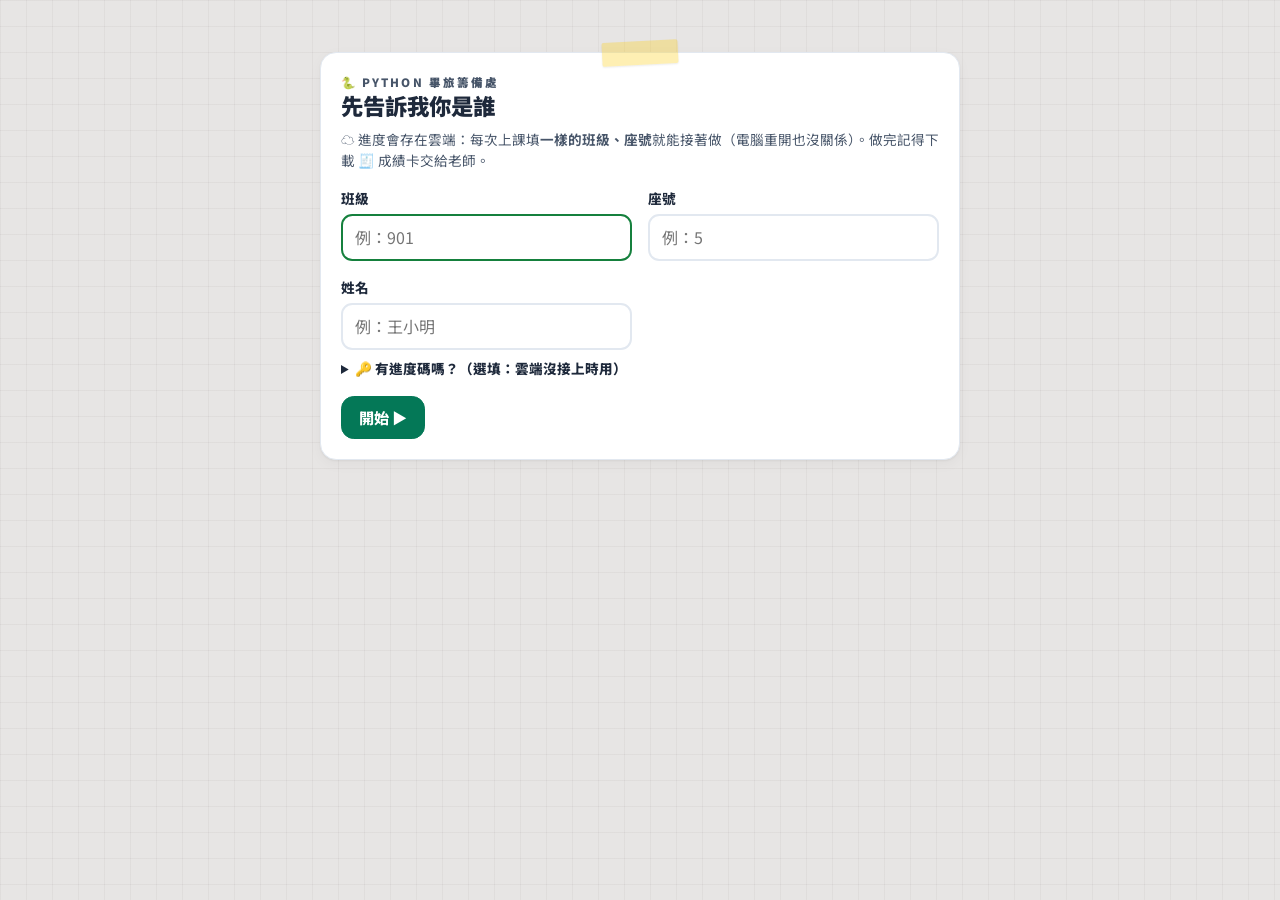
<file: pylab/index.html>
<!DOCTYPE html>
<html lang="zh-TW">
<head>
<meta charset="UTF-8">
<meta name="viewport" content="width=device-width, initial-scale=1.0">
<title>Python 畢旅籌備處</title>
<link href="https://fonts.googleapis.com/css2?family=Noto+Sans+TC:wght@400;700;900&display=swap" rel="stylesheet">
<link rel="stylesheet" href="theme.css">
<link rel="stylesheet" href="pyapp.css">
<link rel="stylesheet" href="pylab.css">
<!-- 🎒 學生版（填班級座號、2⭐ 開下一關、🧾 成績卡）；教師試用版是 teacher.html。這個資料夾自成一套，和闖關網站 11601／11602 分開 -->
<script src="config.js"></script>
<script src="api.js"></script>
<script src="pyrunner.js"></script>
<script src="levels.js"></script>
</head>
<body>
<main class="wrap-wide" id="pylab"></main>
<script src="pylab.js"></script>
<script>PYLAB.mount('student');</script>
</body>
</html>
</file>
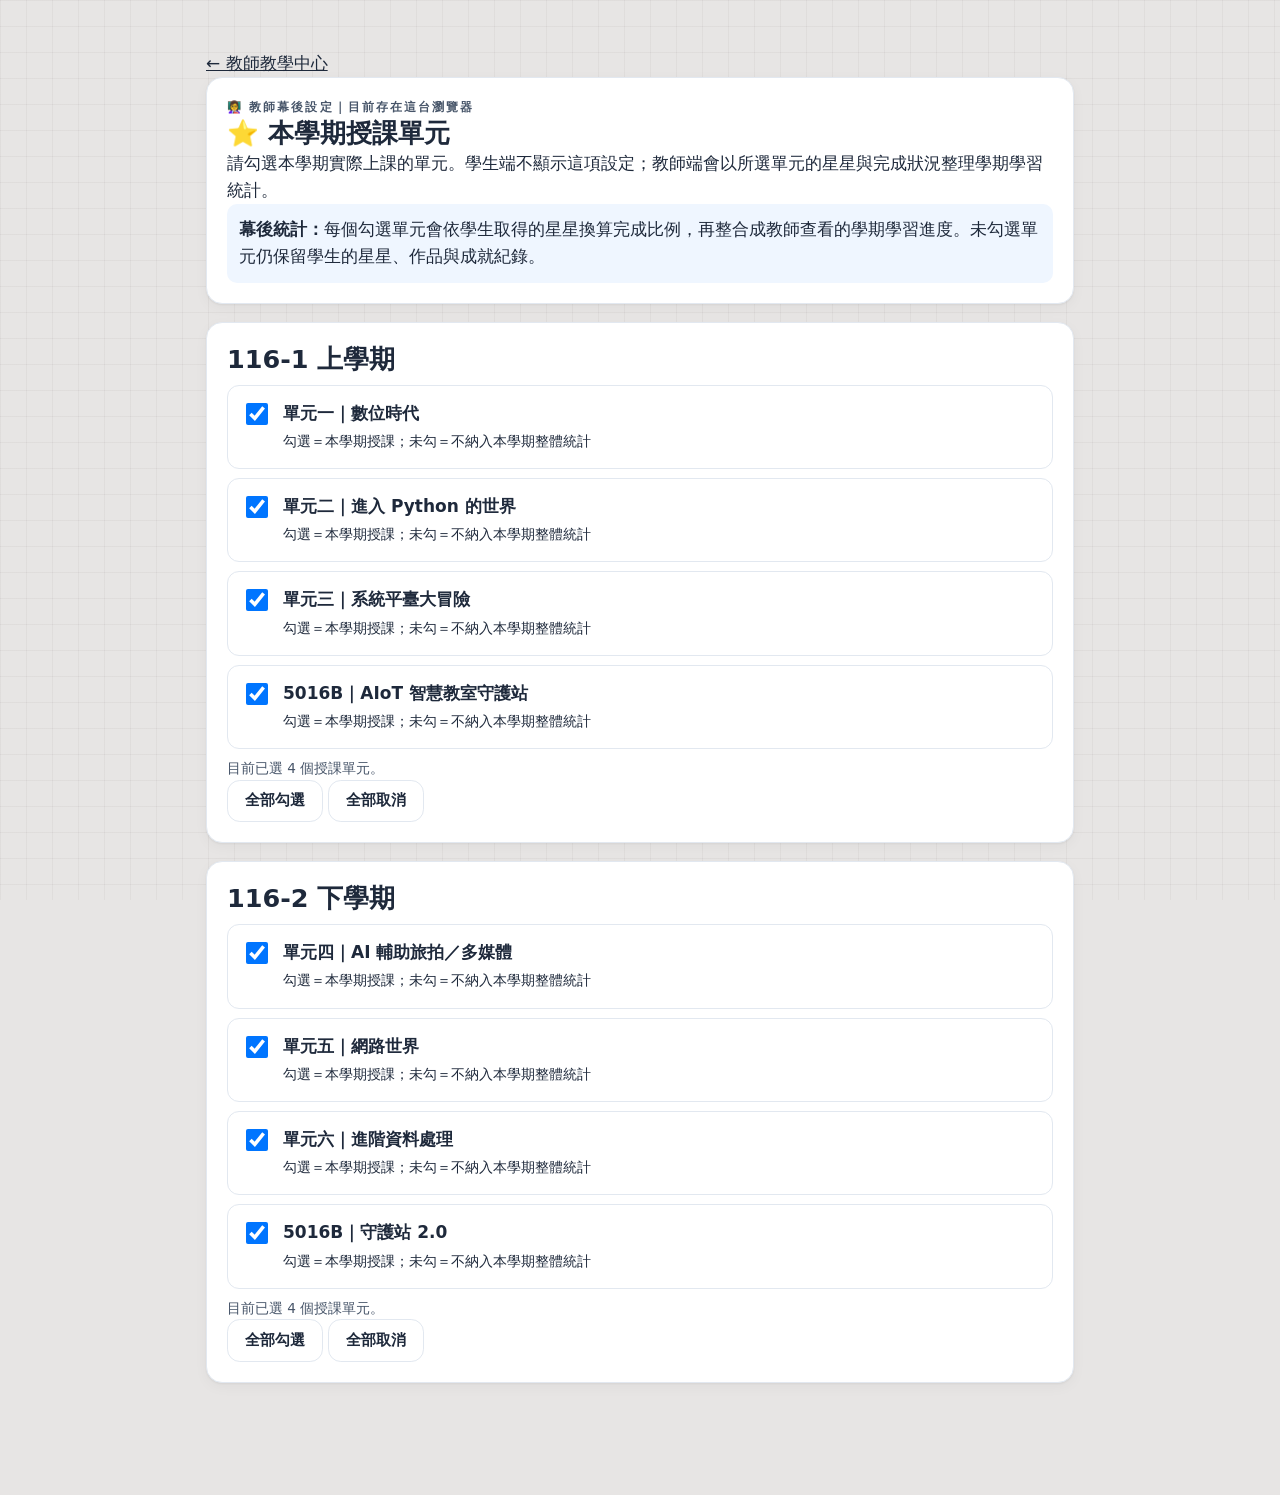
<file: teacher-score-settings.html>
<!DOCTYPE html><html lang="zh-TW"><head><meta charset="UTF-8"><meta name="viewport" content="width=device-width,initial-scale=1"><title>本學期授課單元｜教師設定</title><link rel="stylesheet" href="shared/theme.css"><style>.box{max-width:900px;margin:30px auto}.term{margin:18px 0}.u{display:flex;gap:12px;align-items:flex-start;padding:14px;margin:9px 0;border:1px solid var(--line);border-radius:12px;background:#fff}.u input{width:22px;height:22px}.pct{font-size:2rem;font-weight:900}.note2{padding:12px;border-radius:10px;background:#eff6ff}</style></head><body><main class="wrap box"><p><a href="teacher.html">← 教師教學中心</a></p><section class="card"><p class="kicker">👩‍🏫 教師幕後設定｜目前存在這台瀏覽器</p><h1>⭐ 本學期授課單元</h1><p>請勾選本學期實際上課的單元。學生端不顯示這項設定；教師端會以所選單元的星星與完成狀況整理學期學習統計。</p><div class="note2"><b>幕後統計：</b>每個勾選單元會依學生取得的星星換算完成比例，再整合成教師查看的學期學習進度。未勾選單元仍保留學生的星星、作品與成就紀錄。</div></section><div id="terms"></div></main><script>
const TERMS={11601:[['digital','單元一｜數位時代'],['python','單元二｜進入 Python 的世界'],['platform','單元三｜系統平臺大冒險'],['arduino','5016B｜AIoT 智慧教室守護站']],11602:[['media','單元四｜AI 輔助旅拍／多媒體'],['network','單元五｜網路世界'],['unit6','單元六｜進階資料處理'],['arduino','5016B｜守護站 2.0']]};
function key(t){return 'c116-teacher-score-'+t} function get(t){try{let x=JSON.parse(localStorage.getItem(key(t)));return Array.isArray(x)?x:null}catch(e){return null}} function save(t,a){localStorage.setItem(key(t),JSON.stringify(a))}
function draw(){let r=document.getElementById('terms');r.innerHTML='';Object.entries(TERMS).forEach(([t,units])=>{let selected=get(t); if(selected===null) selected=units.map(x=>x[0]);let sec=document.createElement('section');sec.className='card term';sec.innerHTML='<h2>'+(t==='11601'?'116-1 上學期':'116-2 下學期')+'</h2><div class="list"></div><p class="small soft result"></p><button class="btn" data-all>全部勾選</button> <button class="btn" data-none>全部取消</button>';let list=sec.querySelector('.list');units.forEach(u=>{let l=document.createElement('label');l.className='u';l.innerHTML='<input type="checkbox" value="'+u[0]+'" '+(selected.includes(u[0])?'checked':'')+'><span><b>'+u[1]+'</b><br><small>勾選＝本學期授課；未勾＝不納入本學期整體統計</small></span>';list.appendChild(l)});function sync(){let a=[...list.querySelectorAll('input:checked')].map(x=>x.value);save(t,a);sec.querySelector('.result').textContent=a.length?'目前已選 '+a.length+' 個授課單元。':'目前尚未選擇授課單元。';}list.onchange=sync;sec.querySelector('[data-all]').onclick=()=>{list.querySelectorAll('input').forEach(x=>x.checked=true);sync()};sec.querySelector('[data-none]').onclick=()=>{list.querySelectorAll('input').forEach(x=>x.checked=false);sync()};sync();r.appendChild(sec)})}draw();</script></body></html>
</file>
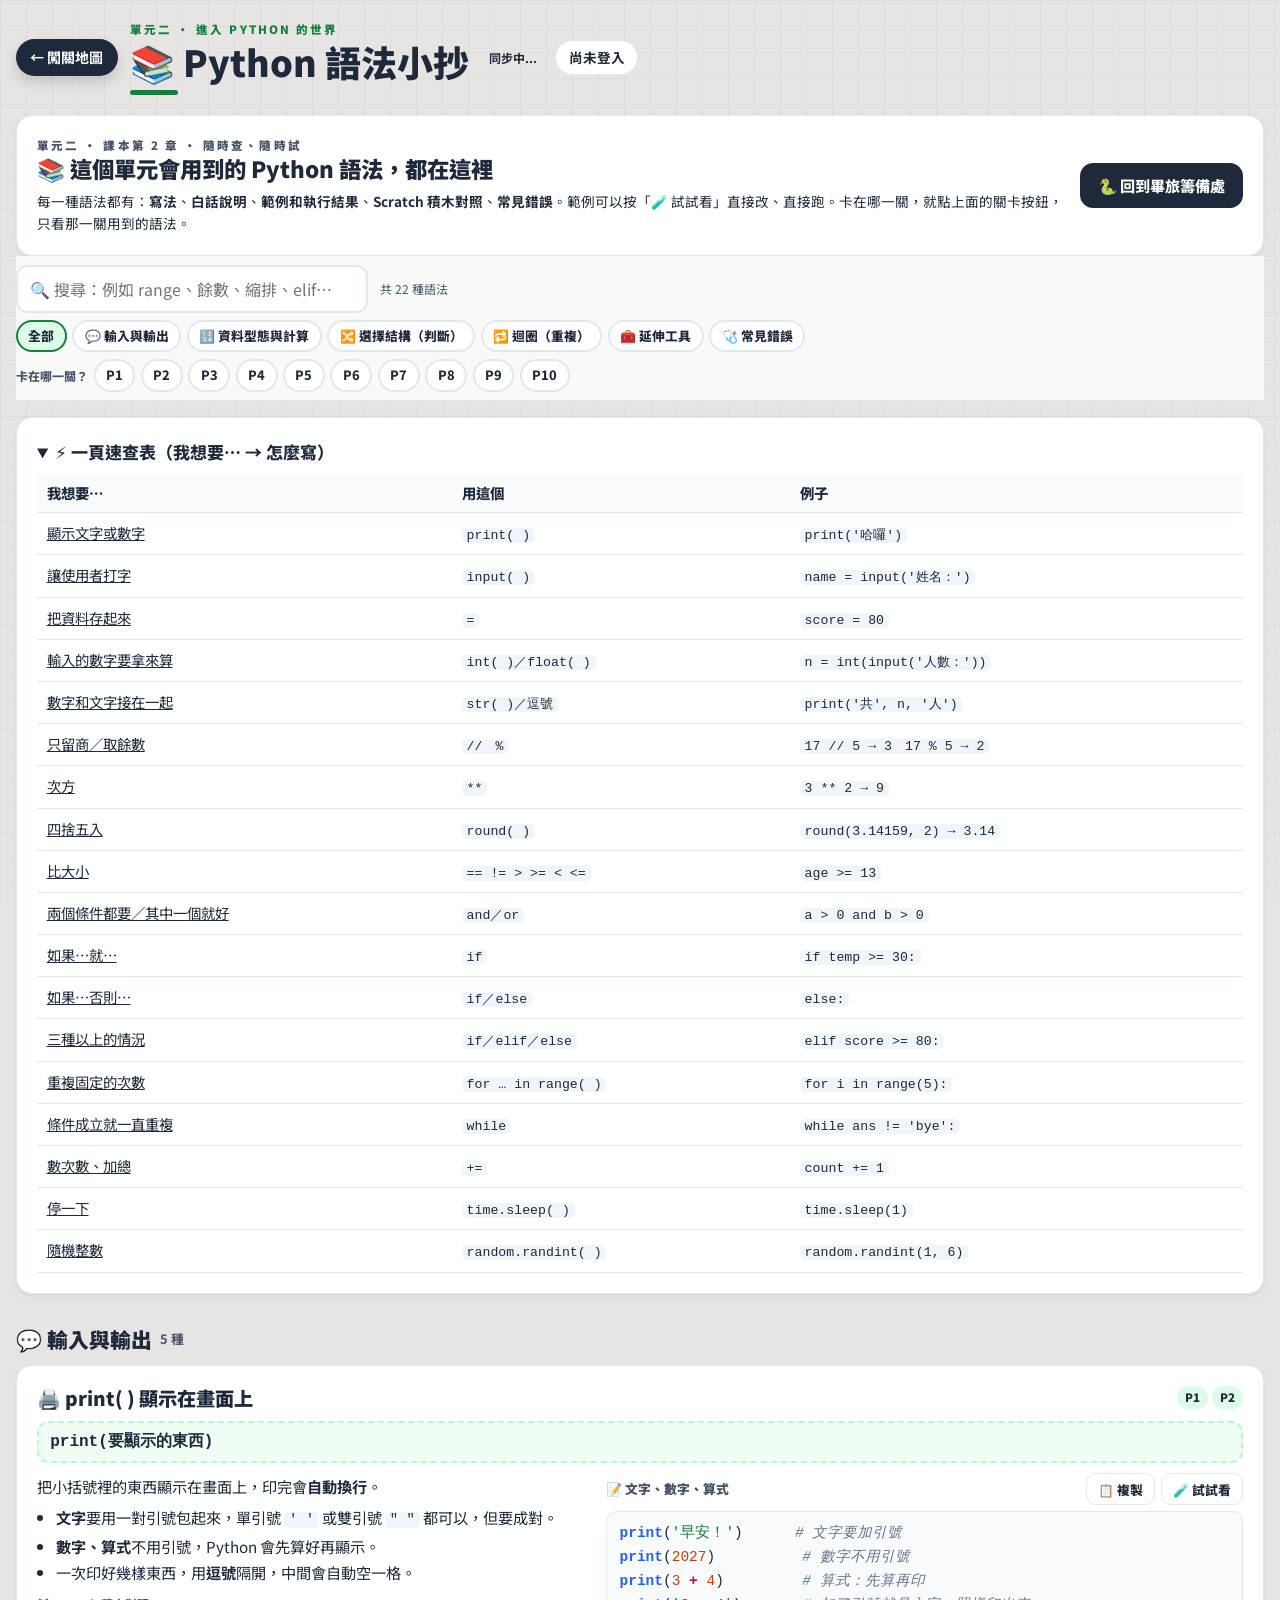
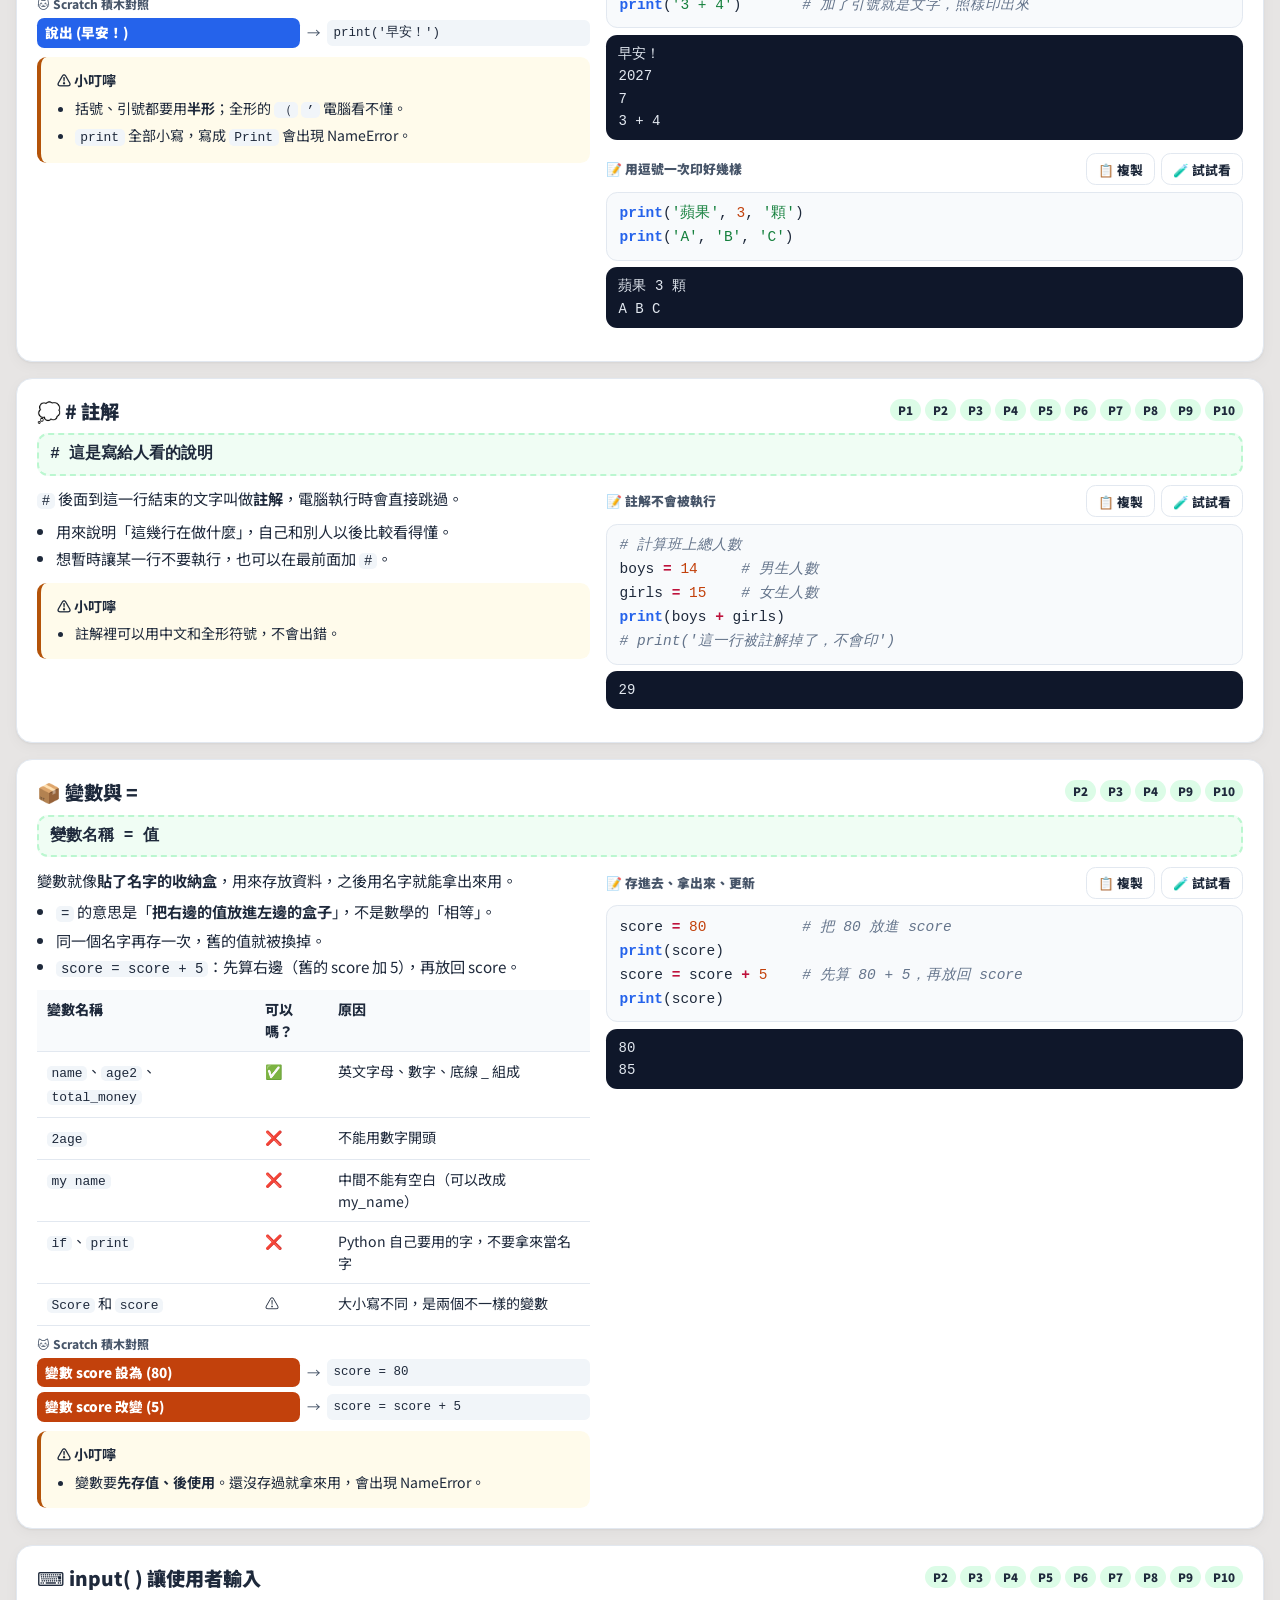
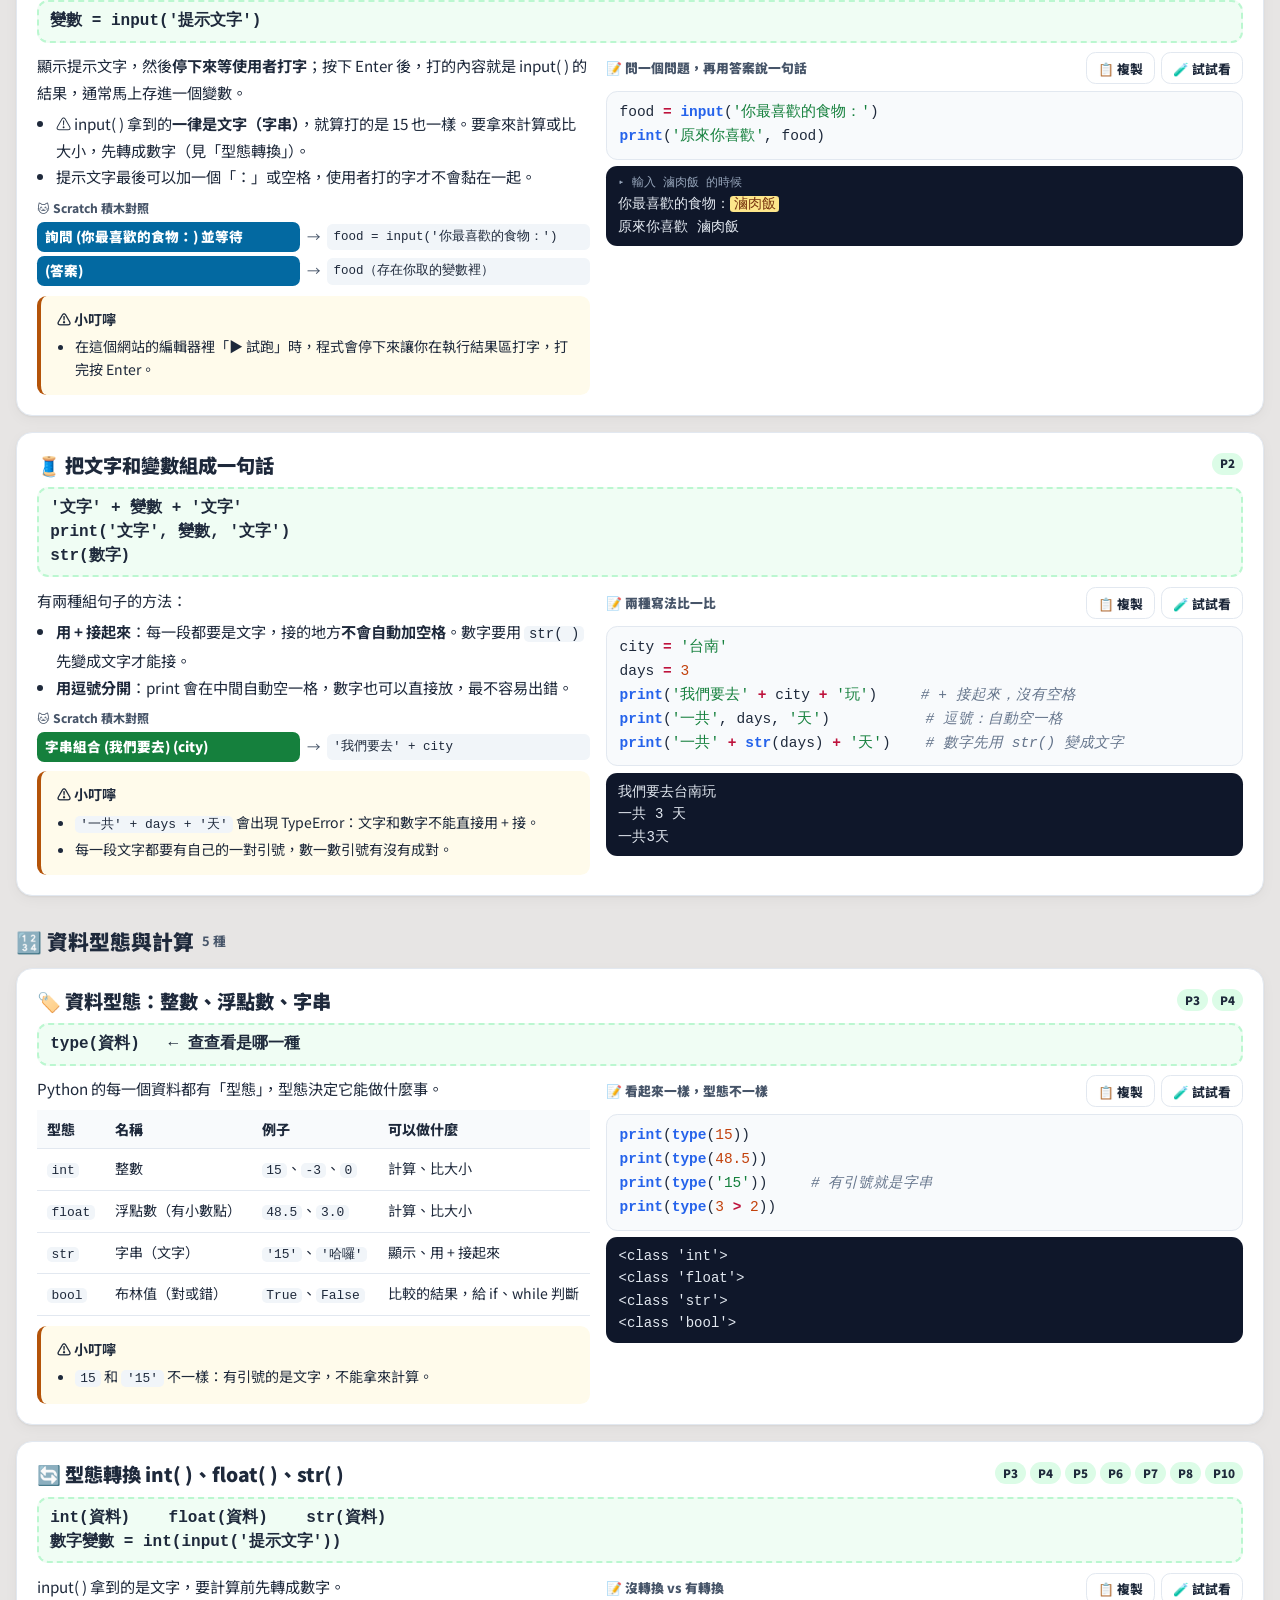
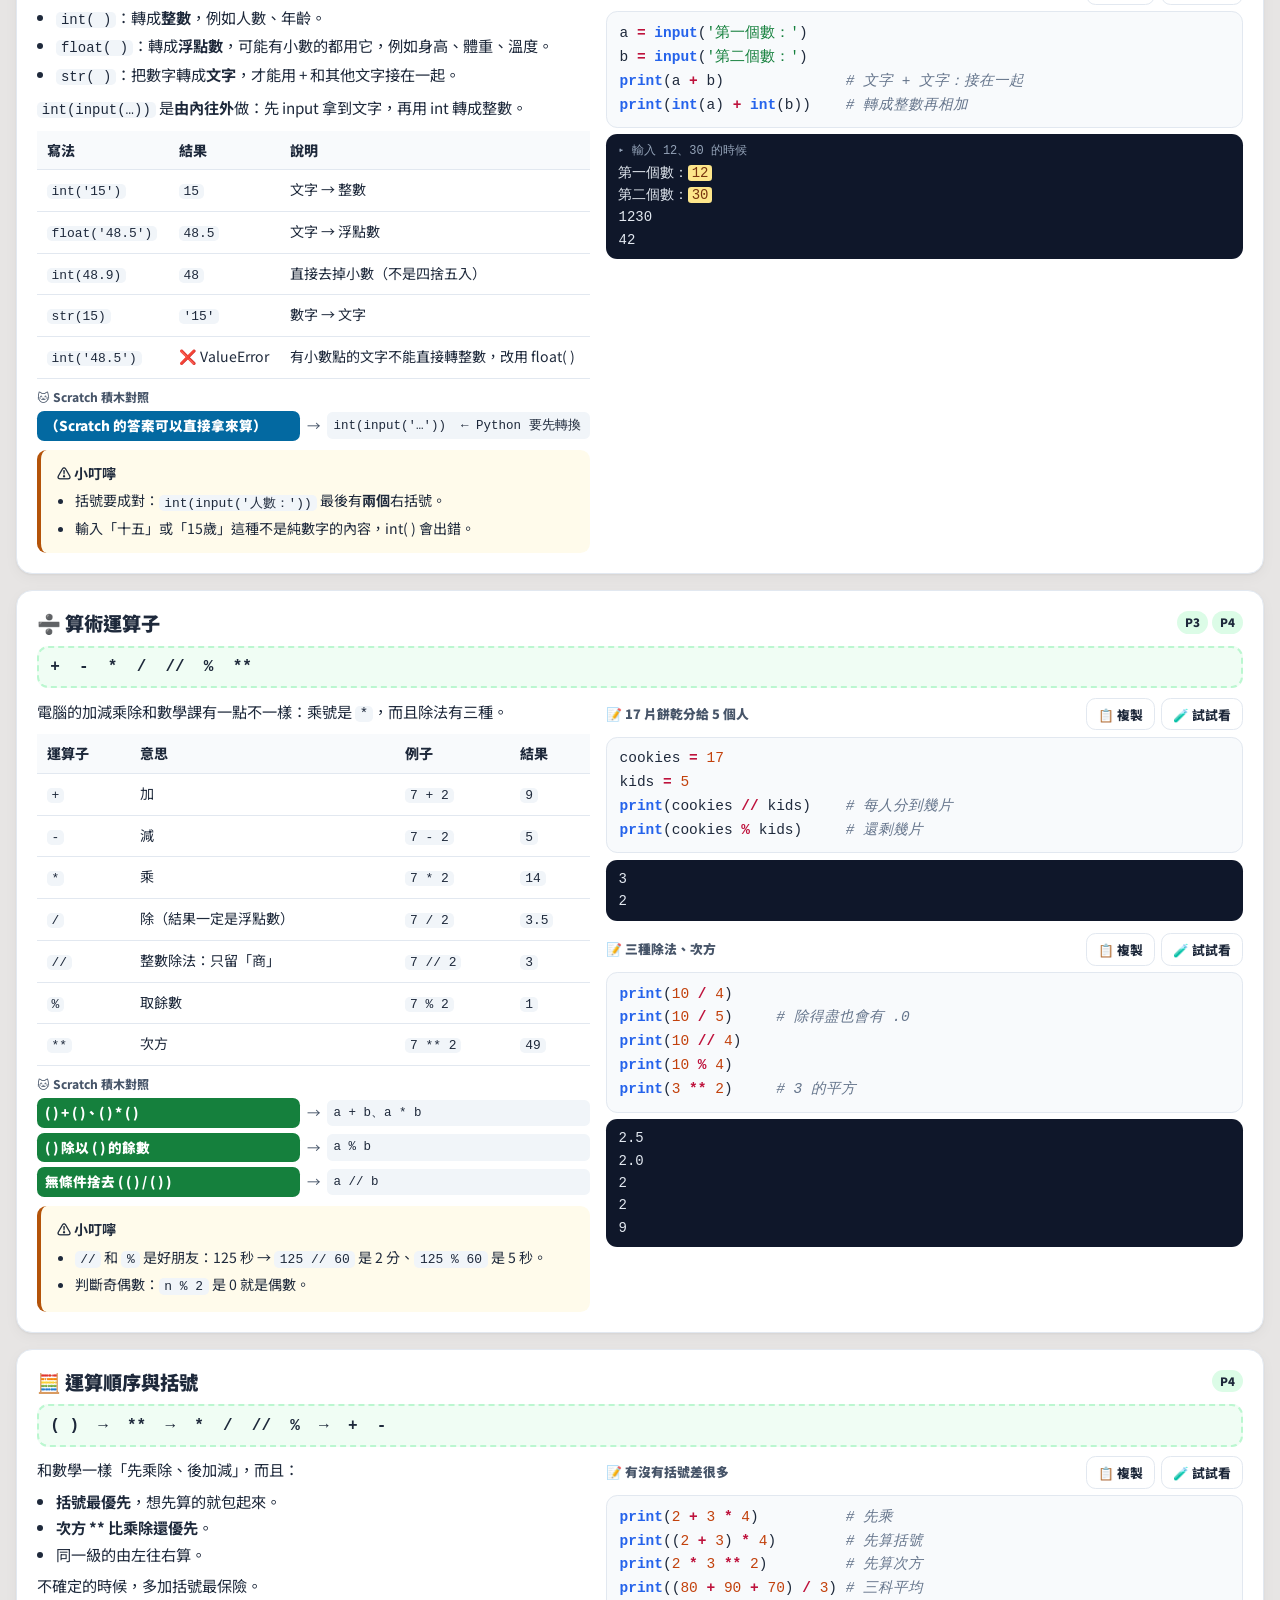
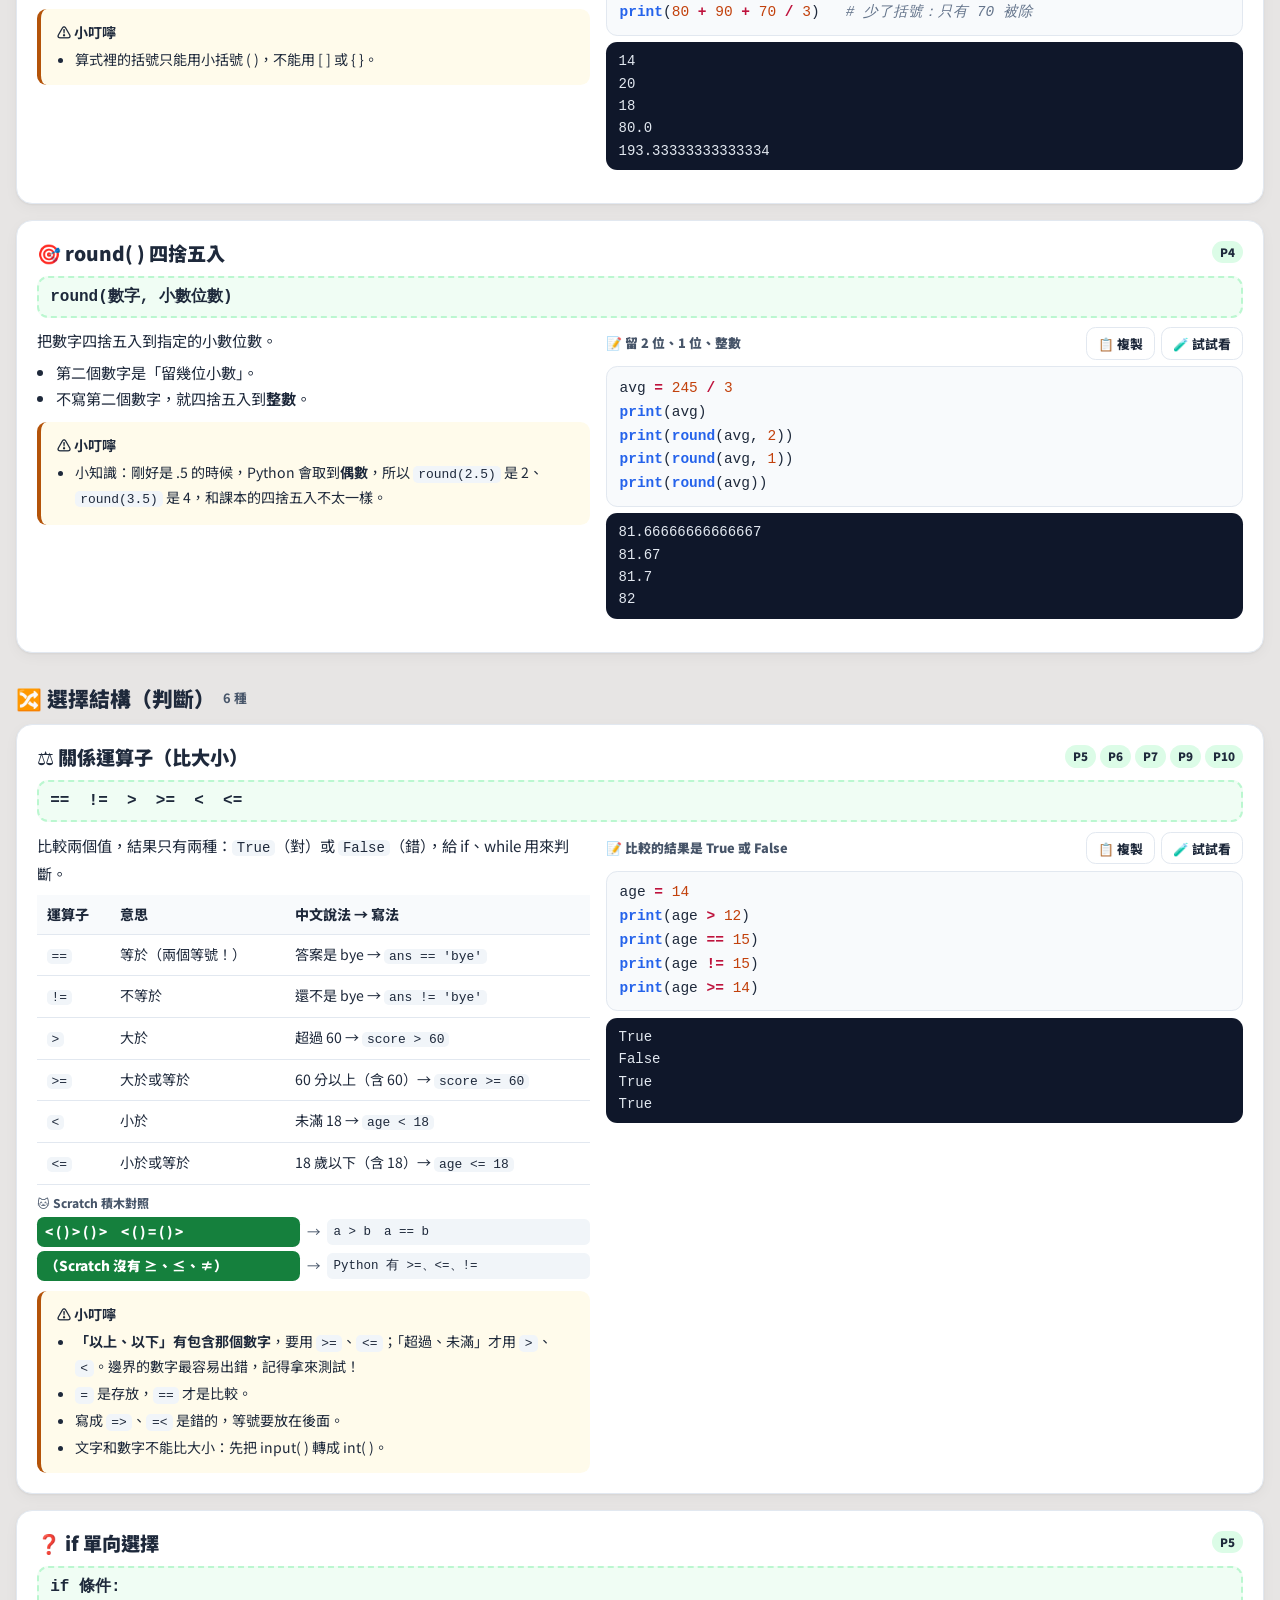
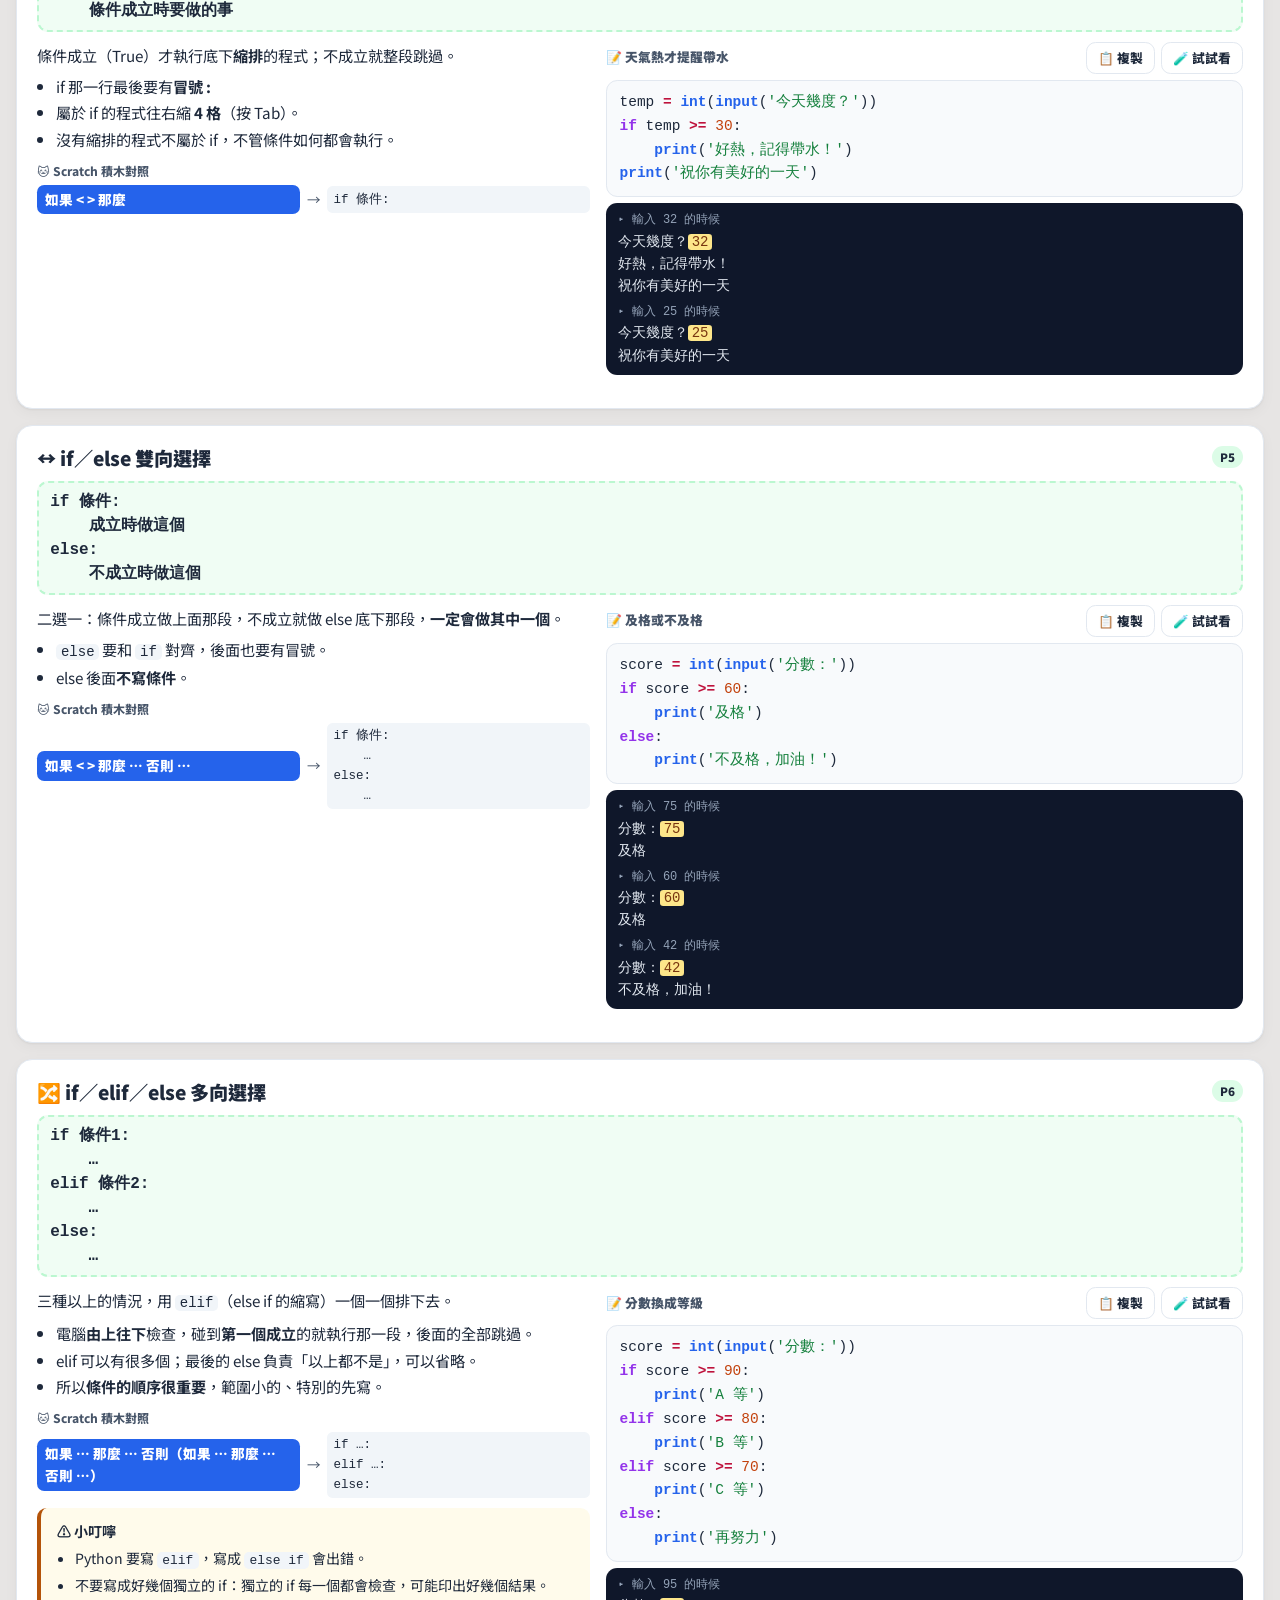
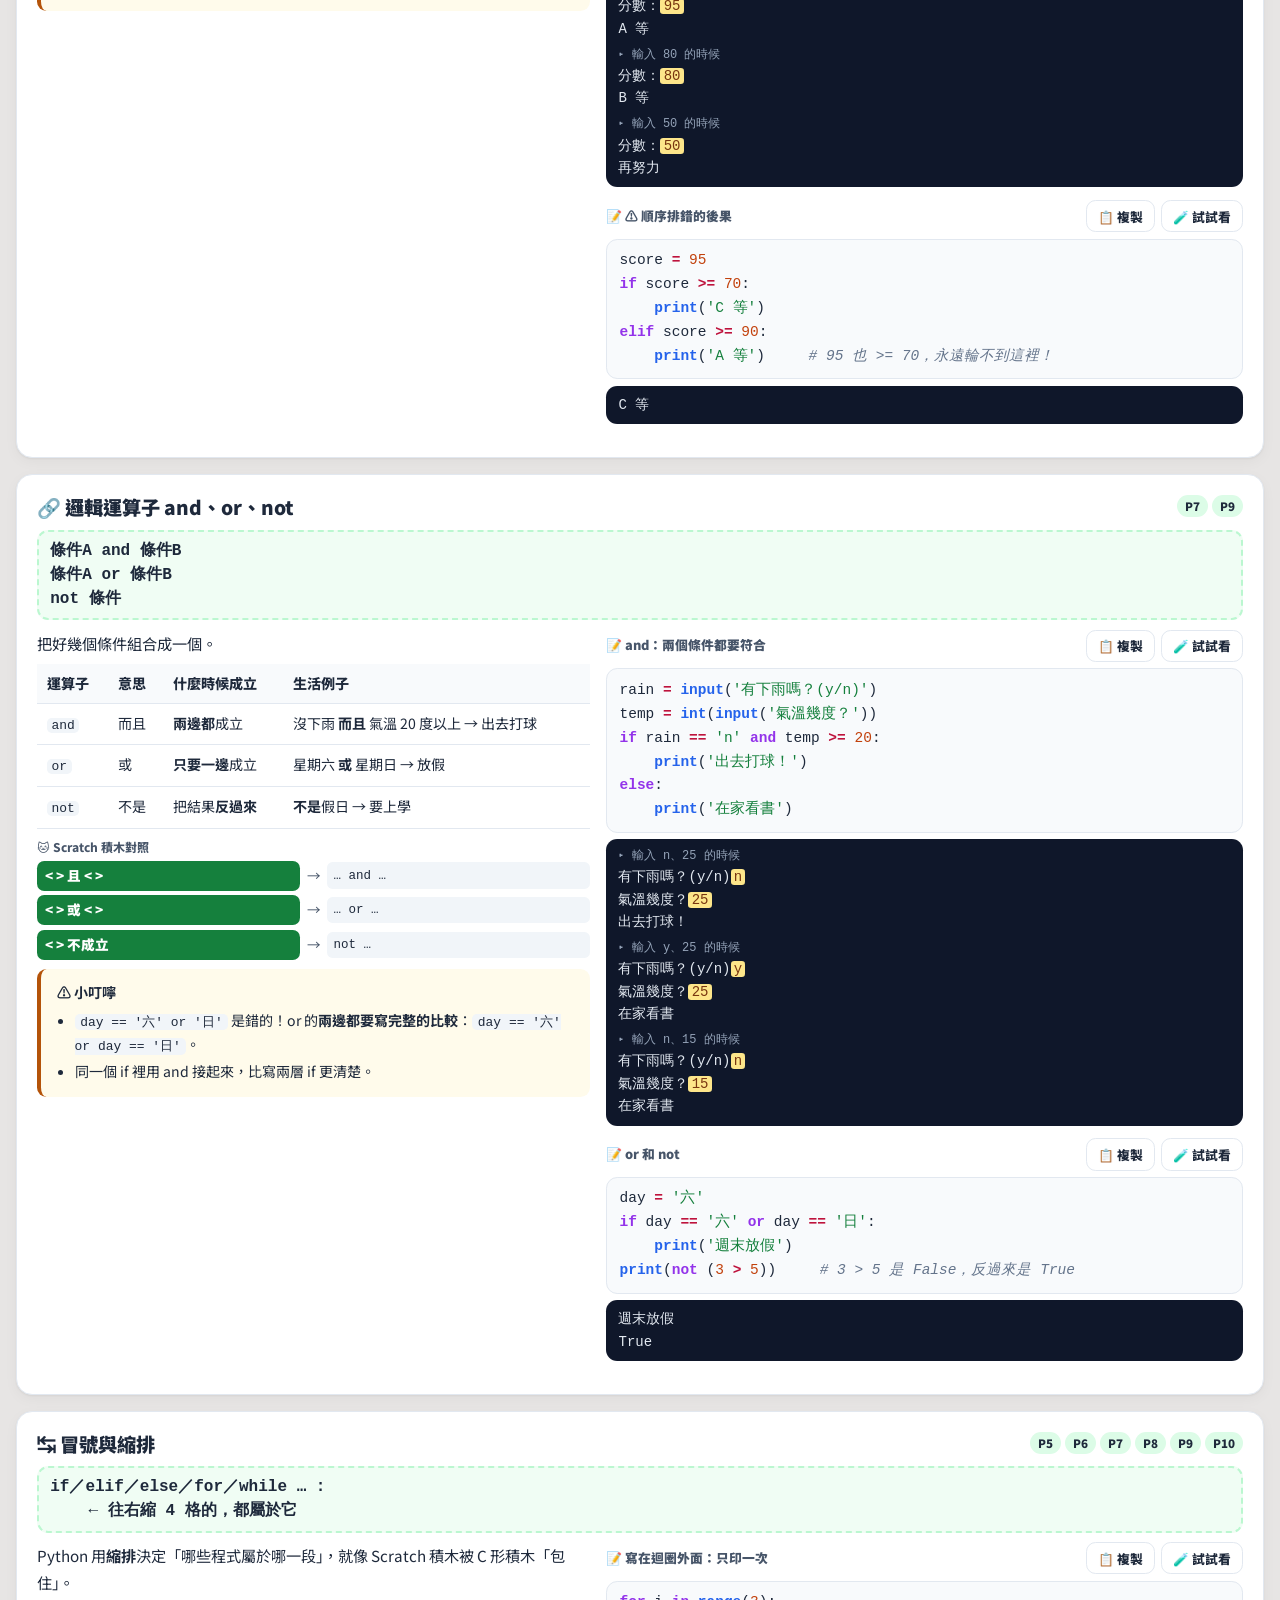
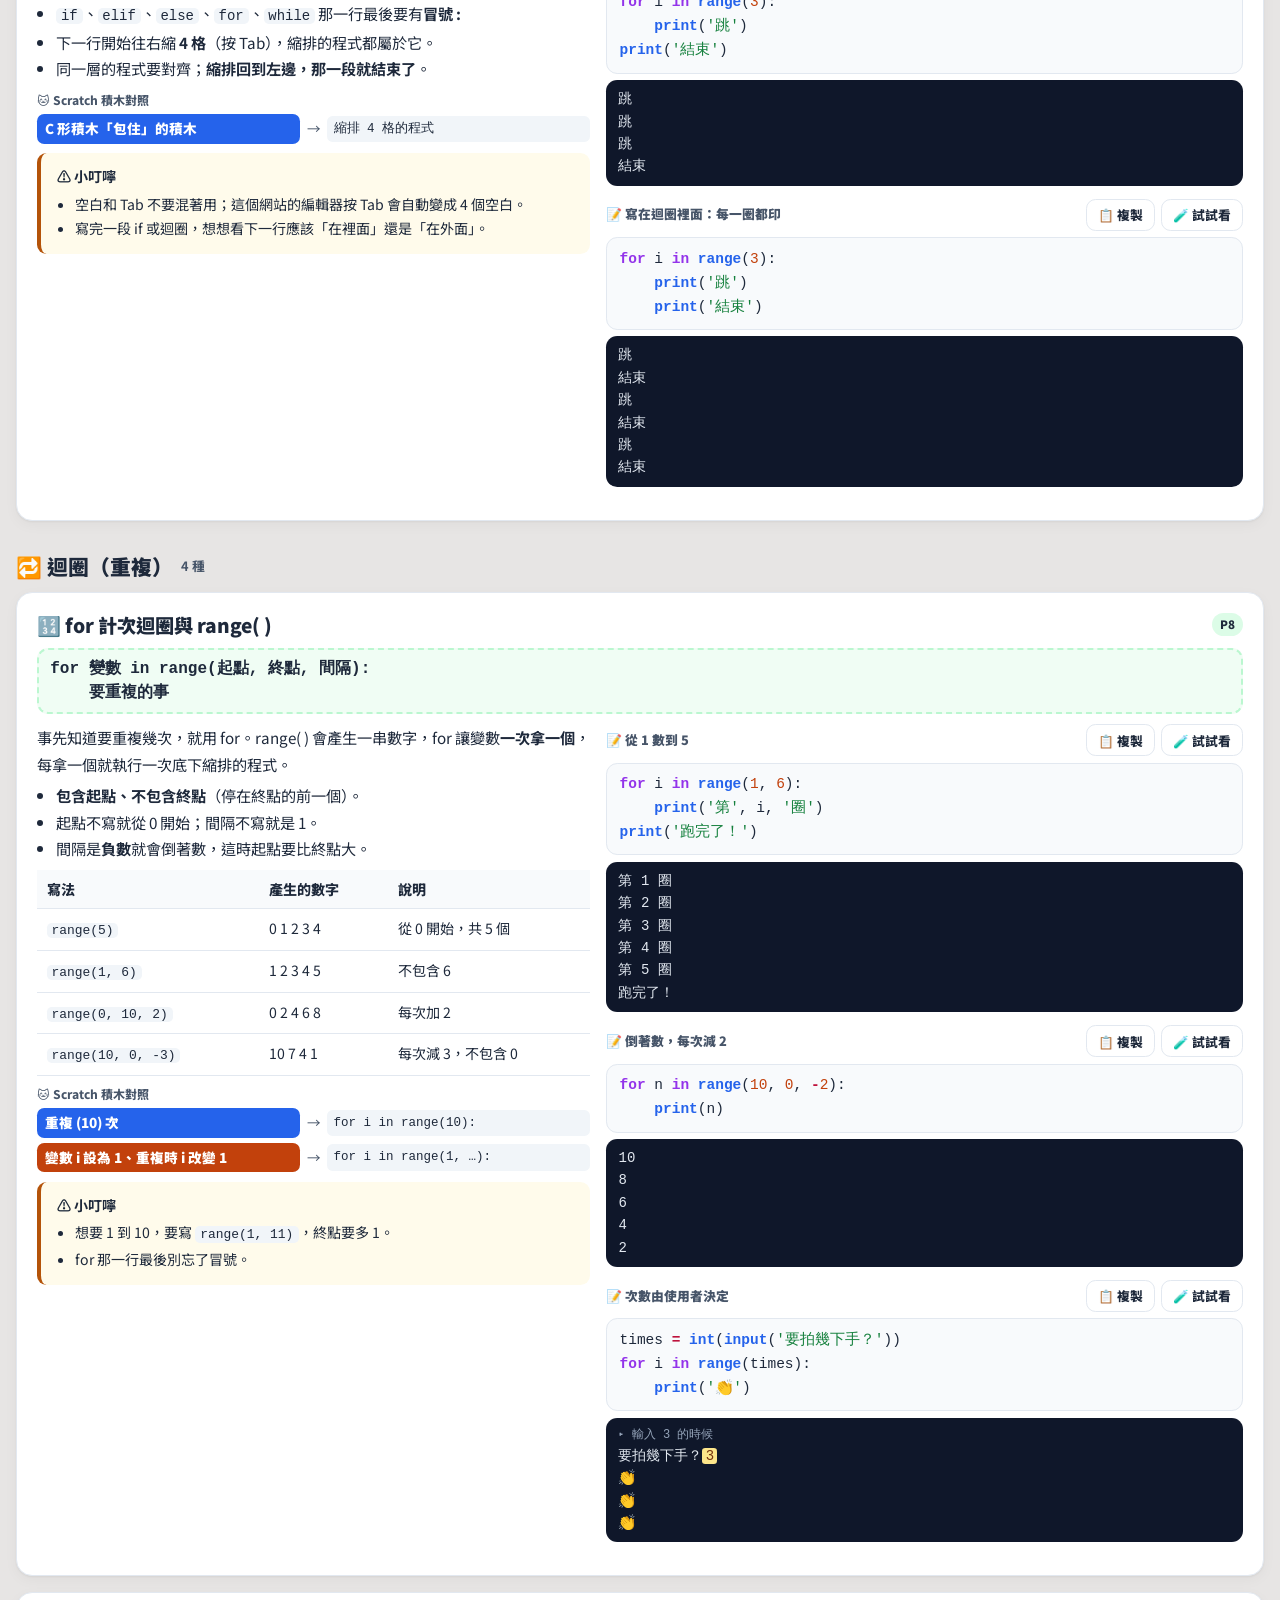
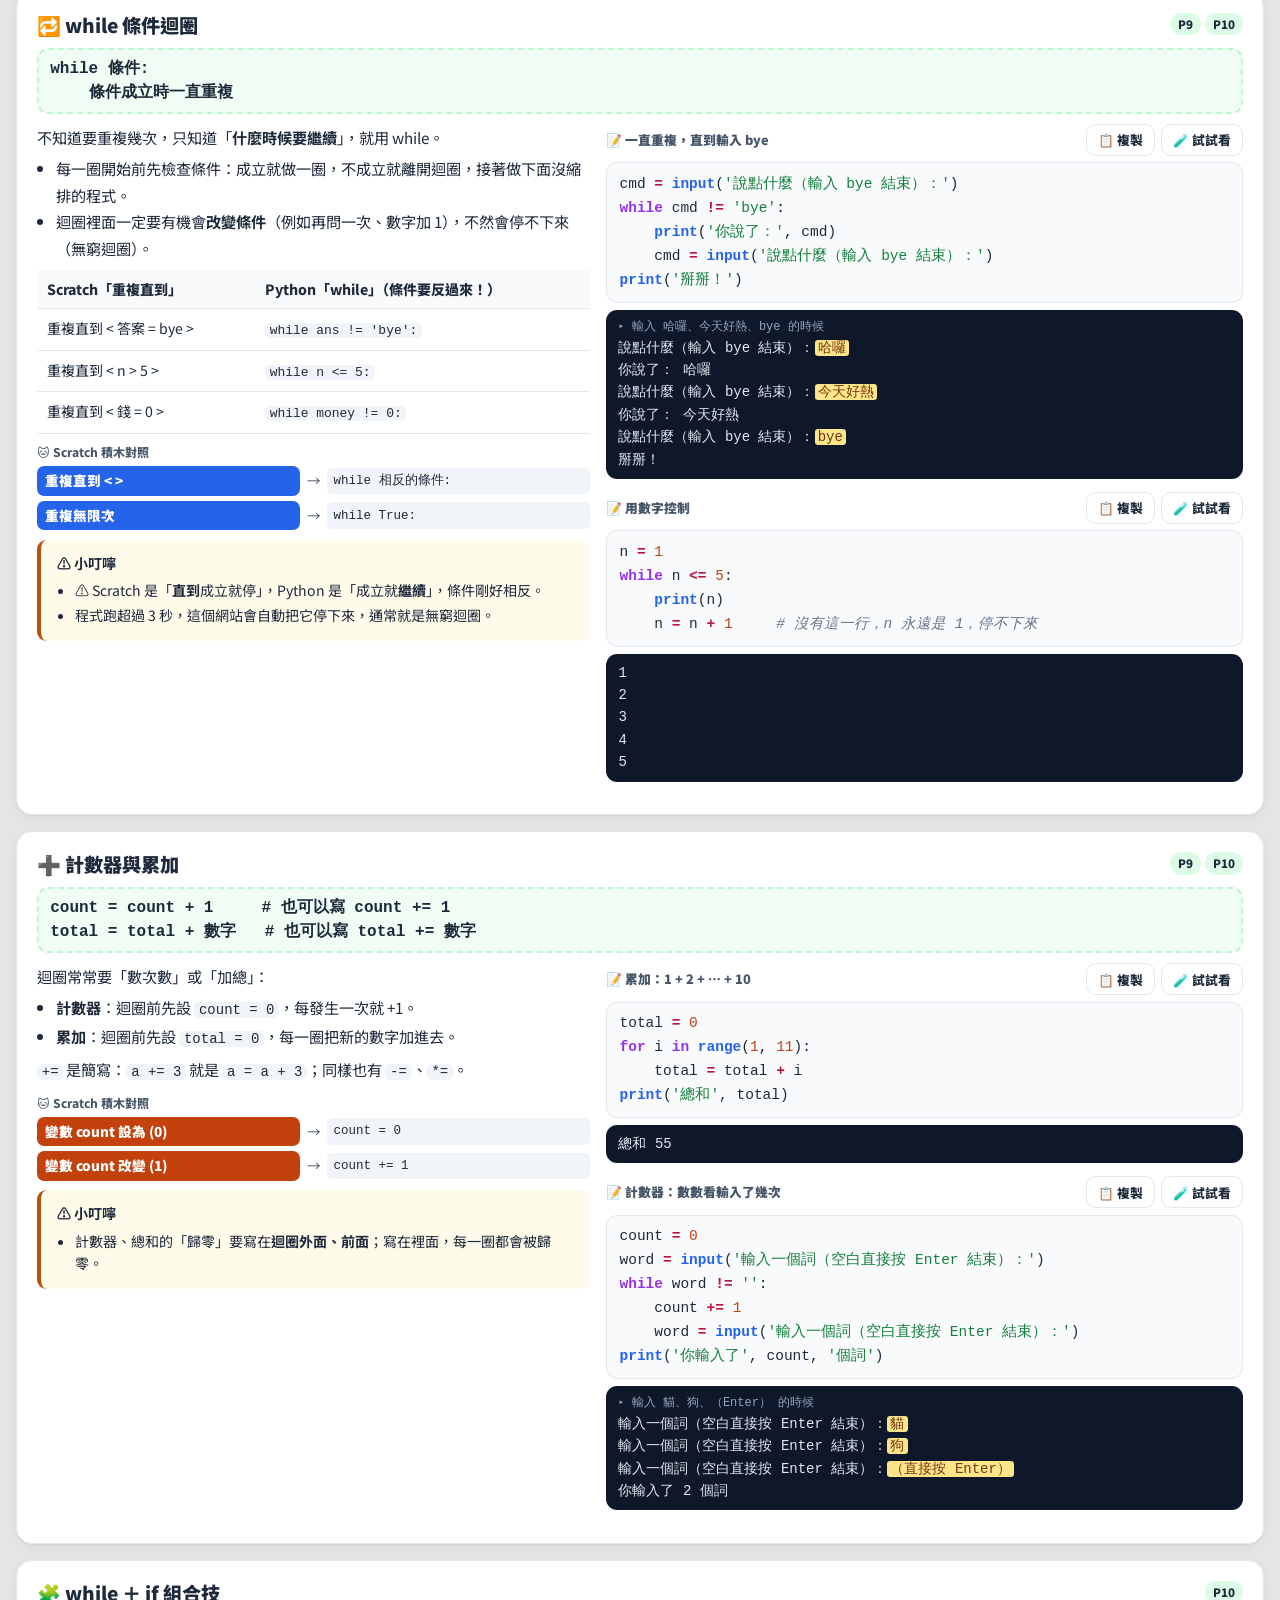
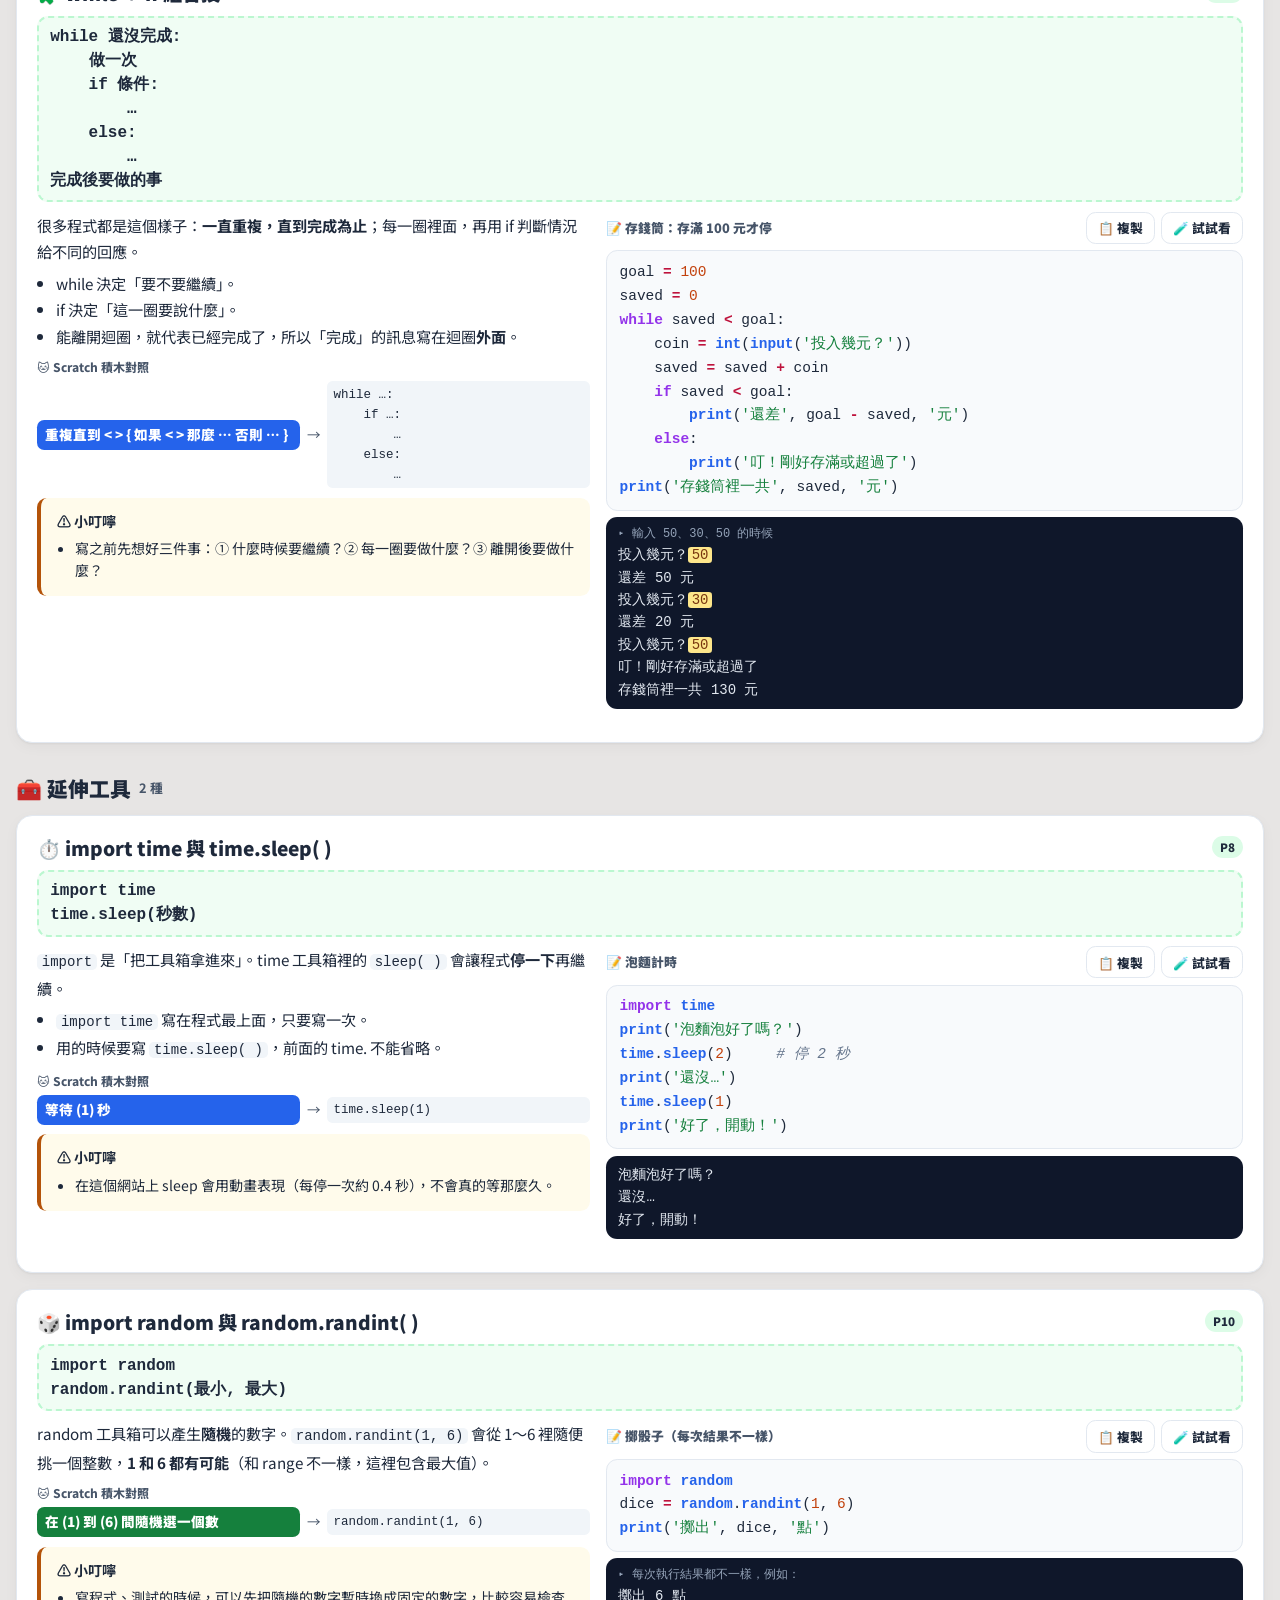
<file: 11601/pyref.html>
<!DOCTYPE html>
<html lang="zh-TW">
<head>
<meta charset="UTF-8">
<meta name="viewport" content="width=device-width, initial-scale=1.0">
<title>Python 語法小抄 · 單元二</title>
<link href="https://fonts.googleapis.com/css2?family=Noto+Sans+TC:wght@400;700;900&display=swap" rel="stylesheet">
<link rel="stylesheet" href="../shared/theme.css">
<link rel="stylesheet" href="../shared/pyapp.css">
<script src="config.js"></script>
<script src="../shared/semester.js"></script>
<script src="../shared/store.js"></script>
<script src="../shared/ui.js"></script>
<script src="../shared/pyrunner.js"></script>
<script>/* ?embed=1：放在 Python 闖關頁的浮動視窗裡（只留查詢需要的部分） */ if (/[?&]embed=1/.test(location.search)) document.documentElement.classList.add('embed');</script>
<style>
  /* 📚 Python 語法小抄（這一頁專用） */
  .rf-intro{display:grid;grid-template-columns:1fr auto;gap:1rem;align-items:center}
  .rf-bar{position:sticky;top:0;z-index:30;background:rgba(250,250,249,.96);backdrop-filter:blur(6px);padding:.6rem 0 .5rem;margin:0 0 1rem;border-bottom:1px solid var(--line)}
  .rf-bar .input{margin:0;max-width:22rem}
  .rf-chips{display:flex;gap:.35rem;flex-wrap:wrap;margin-top:.45rem}
  .rf-chip{appearance:none;font:inherit;font-size:.8rem;font-weight:800;border:2px solid var(--line);background:#fff;border-radius:999px;padding:.25rem .65rem;cursor:pointer;color:var(--ink)}
  .rf-chip:hover{border-color:#94a3b8}
  .rf-chip.on{border-color:var(--unit);background:var(--unit-bg);color:var(--ink)}
  .rf-chip small{font-weight:700;color:var(--ink-soft)}
  .rf-cat{scroll-margin-top:9.5rem;margin:2rem 0 .8rem;display:flex;align-items:center;gap:.5rem;font-size:1.3rem;font-weight:900}
  .rf-cat small{font-size:.8rem;font-weight:700;color:var(--ink-soft)}
  .rf-list{display:grid;gap:1rem}
  .rf-card{scroll-margin-top:9.5rem}
  .rf-card.flash{animation:rfFlash 1.6s ease-out}
  @keyframes rfFlash{0%,40%{box-shadow:0 0 0 4px var(--unit-line)}100%{box-shadow:none}}
  .rf-head{display:flex;justify-content:space-between;align-items:flex-start;gap:.6rem;flex-wrap:wrap}
  .rf-head h3{font-size:1.2rem;font-weight:900;display:flex;align-items:center;gap:.4rem}
  .rf-lv{display:flex;gap:.25rem;flex-wrap:wrap}
  .rf-lv a{font-size:.72rem;font-weight:900;text-decoration:none;color:var(--ink);background:var(--unit-bg);border-radius:999px;padding:.12rem .5rem}
  .rf-syn{font:700 1rem/1.5 ui-monospace,Consolas,monospace;background:var(--unit-soft);border:2px dashed var(--unit-line);border-radius:.7rem;padding:.45rem .7rem;margin:.6rem 0;white-space:pre-wrap;word-break:break-word}
  .rf-body{display:grid;grid-template-columns:minmax(0,1fr) minmax(0,1.15fr);gap:1rem;margin-top:.4rem}
  .rf-desc{font-size:.95rem;line-height:1.75}
  .rf-desc ul{margin:.3rem 0;padding-left:1.2rem}
  .rf-desc code,.rf-tbl code,.rf-quick code{font-family:ui-monospace,Consolas,monospace;background:#f1f5f9;border-radius:.3rem;padding:0 .3rem;font-size:.92em}
  .rf-ex{display:grid;gap:.4rem;margin-bottom:.8rem}
  .rf-ex-t{font-size:.8rem;font-weight:900;color:var(--ink-soft)}
  pre.rf-code{margin:0;background:#f8fafc;border:1px solid var(--line);border-radius:.7rem;padding:.6rem .75rem;font:14.5px/1.65 ui-monospace,Consolas,monospace;white-space:pre-wrap;word-break:break-word;overflow-x:auto}
  .rf-code .kw{color:#9333ea;font-weight:700}.rf-code .fn{color:#2563eb;font-weight:700}.rf-code .st{color:#15803d}.rf-code .nm{color:#c2410c}.rf-code .cm{color:#64748b;font-style:italic}.rf-code .op{color:#be123c;font-weight:700}
  .rf-out{background:#0f172a;color:#e2e8f0;border-radius:.7rem;padding:.5rem .75rem;font:14px/1.6 ui-monospace,Consolas,monospace;white-space:pre-wrap;word-break:break-word}
  .rf-out .rf-when{display:block;color:#94a3b8;font-size:.75rem;margin-top:.35rem}.rf-out .rf-when:first-child{margin-top:0}
  .rf-tools{display:flex;gap:.35rem;flex-wrap:wrap}
  .rf-tbl{margin:.5rem 0}
  .rf-tbl table.t{font-size:.88rem}
  .rf-tbl td:first-child code{white-space:nowrap}
  .rf-warn{margin-top:.6rem;font-size:.88rem}
  .rf-warn li{margin:.15rem 0}
  .rf-scratch{display:grid;gap:.3rem;margin-top:.5rem}
  .rf-sc{display:grid;grid-template-columns:minmax(0,1fr) auto minmax(0,1fr);gap:.4rem;align-items:center;font-size:.85rem}
  .rf-blk{background:#b45309;color:#fff;font-weight:900;border-radius:.45rem;padding:.25rem .5rem}
  .rf-blk.lk{background:#2563eb}.rf-blk.op{background:#15803d}.rf-blk.vr{background:#c2410c}.rf-blk.se{background:#0369a1}   /* Scratch 顏色取深一階：投影時白字看得清楚 */
  .rf-sc code{font-family:ui-monospace,Consolas,monospace;background:#f1f5f9;border-radius:.35rem;padding:.2rem .4rem;white-space:pre-wrap;word-break:break-word}
  .rf-quick td:nth-child(2){white-space:nowrap}
  .rf-quick a{color:inherit}
  .rf-err{display:grid;grid-template-columns:repeat(auto-fill,minmax(19rem,1fr));gap:.8rem}
  .rf-err .card{padding:1rem}
  .rf-empty{padding:2rem;text-align:center;color:var(--ink-soft)}
  /* 🧪 試試看 */
  /* 🧪 試試看：浮動視窗（拖曳標題列移動、拖曳右下角調整大小、可縮小） */
  .rf-lab{position:fixed;right:1.2rem;bottom:1.2rem;width:min(40rem,calc(100vw - 2rem));height:min(36rem,calc(100vh - 2rem));min-width:20rem;min-height:14rem;z-index:900;
    background:#fff;border:2px solid var(--unit);border-radius:1rem;box-shadow:0 18px 50px rgba(15,23,42,.28);display:flex;flex-direction:column;overflow:hidden;resize:both}
  .rf-lab.min{height:auto!important;min-height:0;resize:none}
  .rf-lab.min .rf-lab-body{display:none}
  .rf-lab-hd{display:flex;align-items:center;gap:.5rem;padding:.5rem .6rem .5rem .9rem;background:var(--unit-bg);cursor:move;user-select:none;touch-action:none;flex:none}
  .rf-lab-hd b{flex:1;min-width:0;white-space:nowrap;overflow:hidden;text-overflow:ellipsis;font-size:.92rem}
  .rf-lab-hd .btn{cursor:pointer}
  .rf-lab-body{flex:1;min-height:0;overflow:auto;padding:.8rem;display:flex;flex-direction:column;gap:.5rem}
  .rf-lab textarea{width:100%;flex:none;height:11rem;font:14.5px/1.6 ui-monospace,Consolas,monospace;border:2px solid var(--line);border-radius:.7rem;padding:.6rem;resize:vertical;tab-size:4}
  .rf-lab .console{min-height:7rem;flex:none}
  .rf-lab #lab-fw:empty{display:none}
  @media (max-width:760px){
    .rf-body,.rf-intro{grid-template-columns:1fr}
    .rf-lab{left:.5rem!important;right:.5rem!important;top:auto!important;bottom:.5rem!important;width:auto!important;height:min(34rem,80vh)!important;min-width:0;resize:none}
    .rf-lab-hd{cursor:default}
    .rf-bar{position:static}.rf-bar .input{max-width:none}
    .rf-card{scroll-margin-top:1rem}
    .rf-sc{grid-template-columns:1fr;gap:.15rem}.rf-sc .ar{display:none}
    pre.rf-code{font-size:13.5px;white-space:pre}
    .rf-quick tr:first-child{display:none}.rf-quick tr{display:block;padding:.45rem 0;border-bottom:1px solid var(--line)}
    .rf-quick td{display:inline;border:0!important;padding:0 .4rem 0 0!important}.rf-quick td:first-child{display:block;font-weight:800;margin-bottom:.2rem}
    .rf-quick td:nth-child(2){white-space:normal}.rf-quick td code{white-space:normal;word-break:break-word}
  }
  /* 嵌在闖關頁的浮動視窗裡 */
  .embed .topbar,.embed .rf-intro,.embed #pager,.embed [data-try],.embed #cats,.embed .rf-lv{display:none!important}
  .embed body{background:#fafaf9}
  .embed .wrap-wide{padding:.5rem .7rem 2rem}
  .embed .rf-bar{position:sticky!important;padding:.45rem 0 .4rem;margin-bottom:.6rem}
  .embed .rf-chips{margin-top:.35rem}
  .embed .rf-chip{padding:.18rem .5rem;font-size:.75rem}
  .embed .rf-card{scroll-margin-top:6.5rem;padding:1rem}
  .embed .rf-cat{scroll-margin-top:6.5rem;font-size:1.1rem;margin:1.2rem 0 .6rem}
  .embed .rf-head h3{font-size:1.05rem}
  @media print{.rf-bar,.rf-tools,.rf-lab,.topbar .back{display:none!important}.rf-card{break-inside:avoid}}
</style>
</head>
<body>
<main class="wrap-wide">
  <header id="topbar"></header>

  <section class="card rf-intro">
    <div>
      <p class="kicker">單元二 · 課本第 2 章 · 隨時查、隨時試</p>
      <h2 class="black" style="font-size:1.4rem">📚 這個單元會用到的 Python 語法，都在這裡</h2>
      <p class="small mt1">每一種語法都有：<b>寫法</b>、<b>白話說明</b>、<b>範例和執行結果</b>、<b>Scratch 積木對照</b>、<b>常見錯誤</b>。範例可以按「🧪 試試看」直接改、直接跑。卡在哪一關，就點上面的關卡按鈕，只看那一關用到的語法。</p>
    </div>
    <div class="row"><a class="btn primary" href="python.html">🐍 回到畢旅籌備處</a></div>
  </section>

  <nav class="rf-bar" aria-label="篩選">
    <div class="row">
      <input id="q" class="input" type="search" placeholder="🔍 搜尋：例如 range、餘數、縮排、elif…" aria-label="搜尋語法">
      <span id="count" class="tiny soft"></span>
    </div>
    <div class="rf-chips" id="cats"></div>
    <div class="rf-chips" id="lvs"></div>
  </nav>

  <details class="card" id="quick" open>
    <summary class="bold" style="cursor:pointer">⚡ 一頁速查表（我想要… → 怎麼寫）</summary>
    <div class="scroll-x mt1"><table class="t rf-quick" id="quick-t"></table></div>
  </details>

  <div id="list"></div>

  <h2 class="rf-cat" id="errors">🩺 常見錯誤訊息 <small>程式跑不動時，先找找看是哪一種</small></h2>
  <div class="rf-err" id="err-list"></div>

  <h2 class="rf-cat" id="scratch">🐱 Scratch 積木 ↔ Python 總對照</h2>
  <section class="card"><div class="scroll-x"><table class="t" id="sc-t"></table></div></section>

  <nav id="pager" class="pager"></nav>
</main>

<aside class="rf-lab hidden" id="lab" role="dialog" aria-label="試試看">
  <div class="rf-lab-hd" id="lab-hd" title="按住這裡可以拖曳移動">
    <b>🧪 試試看：<span id="lab-t"></span></b>
    <button class="btn sm" id="lab-min" title="縮小／展開">－</button><button class="btn sm" id="lab-x" title="關閉">✕</button>
  </div>
  <div class="rf-lab-body">
    <textarea id="lab-code" spellcheck="false" autocapitalize="off" autocomplete="off" aria-label="Python 程式碼"></textarea>
    <p id="lab-fw" class="small bold" style="color:var(--warn);margin:0"></p>
    <div class="row"><button class="btn primary" id="lab-run" disabled>⏳ 準備 Python 中…</button><button class="btn sm" id="lab-reset">↺ 換回範例</button><span class="tiny soft">Ctrl＋Enter 也能執行</span></div>
    <div id="lab-out" class="console" aria-live="polite">按「▶ 執行」看看結果。</div>
    <div id="lab-err"></div>
  </div>
</aside>

<script id="pyref-data">
/* =====================================================================
   語法小抄的內容。每一筆：
     id    網址錨點（pyref.html#id）      cat  分類      lv  用到這個語法的關卡
     t     標題                            syn  寫法（等寬字）
     d     白話說明（HTML）                tbl  表格 { h:[…], r:[[…]] }（可省略）
     ex    範例 [{ t, code, runs:[[輸入…]], out:[…] }]
             out 是執行結果；使用者輸入用 ⟦ ⟧ 標起來。rand:true 表示每次結果不同
             ★ out 由 tests/pyref_check.mjs 用真正的 Python 核對（--write 會自動填好）
     sc    Scratch 對照 [[積木, Python, 積木顏色]]
     warn  常見錯誤／小叮嚀（HTML）
   ⚠️ 範例刻意避開各關的情境與答案：這裡教「語法」，關卡要自己想。
   ===================================================================== */
window.PYREF_CATS = [
  { id: 'io', icon: '💬', t: '輸入與輸出' },
  { id: 'num', icon: '🔢', t: '資料型態與計算' },
  { id: 'if', icon: '🔀', t: '選擇結構（判斷）' },
  { id: 'loop', icon: '🔁', t: '迴圈（重複）' },
  { id: 'ext', icon: '🧰', t: '延伸工具' }
];
window.PYREF = [
  { id: 'print', cat: 'io', lv: ['P1', 'P2'], t: '🖨️ print( ) 顯示在畫面上', syn: "print(要顯示的東西)",
    d: '把小括號裡的東西顯示在畫面上，印完會<b>自動換行</b>。<ul><li><b>文字</b>要用一對引號包起來，單引號 <code>\' \'</code> 或雙引號 <code>" "</code> 都可以，但要成對。</li><li><b>數字、算式</b>不用引號，Python 會先算好再顯示。</li><li>一次印好幾樣東西，用<b>逗號</b>隔開，中間會自動空一格。</li></ul>',
    ex: [
      { t: '文字、數字、算式', code: "print('早安！')      # 文字要加引號\nprint(2027)          # 數字不用引號\nprint(3 + 4)         # 算式：先算再印\nprint('3 + 4')       # 加了引號就是文字，照樣印出來", out: ["早安！\n2027\n7\n3 + 4"] },
      { t: '用逗號一次印好幾樣', code: "print('蘋果', 3, '顆')\nprint('A', 'B', 'C')", out: ["蘋果 3 顆\nA B C"] }
    ],
    sc: [['說出 (早安！)', "print('早安！')", 'lk']],
    warn: ['括號、引號都要用<b>半形</b>；全形的 <code>（</code> <code>’</code> 電腦看不懂。', '<code>print</code> 全部小寫，寫成 <code>Print</code> 會出現 NameError。'] },

  { id: 'comment', cat: 'io', lv: ['P1', 'P2', 'P3', 'P4', 'P5', 'P6', 'P7', 'P8', 'P9', 'P10'], t: '💭 # 註解', syn: "# 這是寫給人看的說明",
    d: '<code>#</code> 後面到這一行結束的文字叫做<b>註解</b>，電腦執行時會直接跳過。<ul><li>用來說明「這幾行在做什麼」，自己和別人以後比較看得懂。</li><li>想暫時讓某一行不要執行，也可以在最前面加 <code>#</code>。</li></ul>',
    ex: [{ t: '註解不會被執行', code: "# 計算班上總人數\nboys = 14     # 男生人數\ngirls = 15    # 女生人數\nprint(boys + girls)\n# print('這一行被註解掉了，不會印')", out: ["29"] }],
    warn: ['註解裡可以用中文和全形符號，不會出錯。'] },

  { id: 'var', cat: 'io', lv: ['P2', 'P3', 'P4', 'P9', 'P10'], t: '📦 變數與 =', syn: "變數名稱 = 值",
    d: '變數就像<b>貼了名字的收納盒</b>，用來存放資料，之後用名字就能拿出來用。<ul><li><code>=</code> 的意思是「<b>把右邊的值放進左邊的盒子</b>」，不是數學的「相等」。</li><li>同一個名字再存一次，舊的值就被換掉。</li><li><code>score = score + 5</code>：先算右邊（舊的 score 加 5），再放回 score。</li></ul>',
    tbl: { h: ['變數名稱', '可以嗎？', '原因'], r: [['<code>name</code>、<code>age2</code>、<code>total_money</code>', '✅', '英文字母、數字、底線 _ 組成'], ['<code>2age</code>', '❌', '不能用數字開頭'], ['<code>my name</code>', '❌', '中間不能有空白（可以改成 my_name）'], ['<code>if</code>、<code>print</code>', '❌', 'Python 自己要用的字，不要拿來當名字'], ['<code>Score</code> 和 <code>score</code>', '⚠️', '大小寫不同，是兩個不一樣的變數']] },
    ex: [{ t: '存進去、拿出來、更新', code: "score = 80           # 把 80 放進 score\nprint(score)\nscore = score + 5    # 先算 80 + 5，再放回 score\nprint(score)", out: ["80\n85"] }],
    sc: [['變數 score 設為 (80)', 'score = 80', 'vr'], ['變數 score 改變 (5)', 'score = score + 5', 'vr']],
    warn: ['變數要<b>先存值、後使用</b>。還沒存過就拿來用，會出現 NameError。'] },

  { id: 'input', cat: 'io', lv: ['P2', 'P3', 'P4', 'P5', 'P6', 'P7', 'P8', 'P9', 'P10'], t: '⌨️ input( ) 讓使用者輸入', syn: "變數 = input('提示文字')",
    d: '顯示提示文字，然後<b>停下來等使用者打字</b>；按下 Enter 後，打的內容就是 input( ) 的結果，通常馬上存進一個變數。<ul><li>⚠️ input( ) 拿到的<b>一律是文字（字串）</b>，就算打的是 15 也一樣。要拿來計算或比大小，先轉成數字（見「型態轉換」）。</li><li>提示文字最後可以加一個「：」或空格，使用者打的字才不會黏在一起。</li></ul>',
    ex: [{ t: '問一個問題，再用答案說一句話', code: "food = input('你最喜歡的食物：')\nprint('原來你喜歡', food)", out: ["你最喜歡的食物：⟦滷肉飯⟧\n原來你喜歡 滷肉飯"], runs: [['滷肉飯']] }],
    sc: [['詢問 (你最喜歡的食物：) 並等待', "food = input('你最喜歡的食物：')", 'se'], ['(答案)', 'food（存在你取的變數裡）', 'se']],
    warn: ['在這個網站的編輯器裡「▶ 試跑」時，程式會停下來讓你在執行結果區打字，打完按 Enter。'] },

  { id: 'str', cat: 'io', lv: ['P2'], t: '🧵 把文字和變數組成一句話', syn: "'文字' + 變數 + '文字'\nprint('文字', 變數, '文字')\nstr(數字)",
    d: '有兩種組句子的方法：<ul><li><b>用 + 接起來</b>：每一段都要是文字，接的地方<b>不會自動加空格</b>。數字要用 <code>str( )</code> 先變成文字才能接。</li><li><b>用逗號分開</b>：print 會在中間自動空一格，數字也可以直接放，最不容易出錯。</li></ul>',
    ex: [{ t: '兩種寫法比一比', code: "city = '台南'\ndays = 3\nprint('我們要去' + city + '玩')     # + 接起來，沒有空格\nprint('一共', days, '天')           # 逗號：自動空一格\nprint('一共' + str(days) + '天')    # 數字先用 str() 變成文字", out: ["我們要去台南玩\n一共 3 天\n一共3天"] }],
    sc: [['字串組合 (我們要去) (city)', "'我們要去' + city", 'op']],
    warn: ["<code>'一共' + days + '天'</code> 會出現 TypeError：文字和數字不能直接用 + 接。", '每一段文字都要有自己的一對引號，數一數引號有沒有成對。'] },

  { id: 'type', cat: 'num', lv: ['P3', 'P4'], t: '🏷️ 資料型態：整數、浮點數、字串', syn: "type(資料)   ← 查查看是哪一種",
    d: 'Python 的每一個資料都有「型態」，型態決定它能做什麼事。',
    tbl: { h: ['型態', '名稱', '例子', '可以做什麼'], r: [['<code>int</code>', '整數', '<code>15</code>、<code>-3</code>、<code>0</code>', '計算、比大小'], ['<code>float</code>', '浮點數（有小數點）', '<code>48.5</code>、<code>3.0</code>', '計算、比大小'], ['<code>str</code>', '字串（文字）', "<code>'15'</code>、<code>'哈囉'</code>", '顯示、用 + 接起來'], ['<code>bool</code>', '布林值（對或錯）', '<code>True</code>、<code>False</code>', '比較的結果，給 if、while 判斷']] },
    ex: [{ t: '看起來一樣，型態不一樣', code: "print(type(15))\nprint(type(48.5))\nprint(type('15'))     # 有引號就是字串\nprint(type(3 > 2))", out: ["<class 'int'>\n<class 'float'>\n<class 'str'>\n<class 'bool'>"] }],
    warn: ["<code>15</code> 和 <code>'15'</code> 不一樣：有引號的是文字，不能拿來計算。"] },

  { id: 'convert', cat: 'num', lv: ['P3', 'P4', 'P5', 'P6', 'P7', 'P8', 'P10'], t: '🔄 型態轉換 int( )、float( )、str( )', syn: "int(資料)    float(資料)    str(資料)\n數字變數 = int(input('提示文字'))",
    d: 'input( ) 拿到的是文字，要計算前先轉成數字。<ul><li><code>int( )</code>：轉成<b>整數</b>，例如人數、年齡。</li><li><code>float( )</code>：轉成<b>浮點數</b>，可能有小數的都用它，例如身高、體重、溫度。</li><li><code>str( )</code>：把數字轉成<b>文字</b>，才能用 + 和其他文字接在一起。</li></ul><code>int(input(…))</code> 是<b>由內往外</b>做：先 input 拿到文字，再用 int 轉成整數。',
    tbl: { h: ['寫法', '結果', '說明'], r: [["<code>int('15')</code>", '<code>15</code>', '文字 → 整數'], ["<code>float('48.5')</code>", '<code>48.5</code>', '文字 → 浮點數'], ['<code>int(48.9)</code>', '<code>48</code>', '直接去掉小數（不是四捨五入）'], ['<code>str(15)</code>', "<code>'15'</code>", '數字 → 文字'], ["<code>int('48.5')</code>", '❌ ValueError', '有小數點的文字不能直接轉整數，改用 float( )']] },
    ex: [{ t: '沒轉換 vs 有轉換', code: "a = input('第一個數：')\nb = input('第二個數：')\nprint(a + b)              # 文字 + 文字：接在一起\nprint(int(a) + int(b))    # 轉成整數再相加", out: ["第一個數：⟦12⟧\n第二個數：⟦30⟧\n1230\n42"], runs: [['12', '30']] }],
    sc: [['（Scratch 的答案可以直接拿來算）', "int(input('…'))  ← Python 要先轉換", 'se']],
    warn: ['括號要成對：<code>int(input(\'人數：\'))</code> 最後有<b>兩個</b>右括號。', '輸入「十五」或「15歲」這種不是純數字的內容，int( ) 會出錯。'] },

  { id: 'math', cat: 'num', lv: ['P3', 'P4'], t: '➗ 算術運算子', syn: "+  -  *  /  //  %  **",
    d: '電腦的加減乘除和數學課有一點不一樣：乘號是 <code>*</code>，而且除法有三種。',
    tbl: { h: ['運算子', '意思', '例子', '結果'], r: [['<code>+</code>', '加', '<code>7 + 2</code>', '<code>9</code>'], ['<code>-</code>', '減', '<code>7 - 2</code>', '<code>5</code>'], ['<code>*</code>', '乘', '<code>7 * 2</code>', '<code>14</code>'], ['<code>/</code>', '除（結果一定是浮點數）', '<code>7 / 2</code>', '<code>3.5</code>'], ['<code>//</code>', '整數除法：只留「商」', '<code>7 // 2</code>', '<code>3</code>'], ['<code>%</code>', '取餘數', '<code>7 % 2</code>', '<code>1</code>'], ['<code>**</code>', '次方', '<code>7 ** 2</code>', '<code>49</code>']] },
    ex: [
      { t: '17 片餅乾分給 5 個人', code: "cookies = 17\nkids = 5\nprint(cookies // kids)    # 每人分到幾片\nprint(cookies % kids)     # 還剩幾片", out: ["3\n2"] },
      { t: '三種除法、次方', code: "print(10 / 4)\nprint(10 / 5)     # 除得盡也會有 .0\nprint(10 // 4)\nprint(10 % 4)\nprint(3 ** 2)     # 3 的平方", out: ["2.5\n2.0\n2\n2\n9"] }
    ],
    sc: [['( ) + ( )、( ) * ( )', 'a + b、a * b', 'op'], ['( ) 除以 ( ) 的餘數', 'a % b', 'op'], ['無條件捨去 ( ( ) / ( ) )', 'a // b', 'op']],
    warn: ['<code>//</code> 和 <code>%</code> 是好朋友：125 秒 → <code>125 // 60</code> 是 2 分、<code>125 % 60</code> 是 5 秒。', '判斷奇偶數：<code>n % 2</code> 是 0 就是偶數。'] },

  { id: 'order', cat: 'num', lv: ['P4'], t: '🧮 運算順序與括號', syn: "( )  →  **  →  *  /  //  %  →  +  -",
    d: '和數學一樣「先乘除、後加減」，而且：<ul><li><b>括號最優先</b>，想先算的就包起來。</li><li><b>次方 ** 比乘除還優先</b>。</li><li>同一級的由左往右算。</li></ul>不確定的時候，多加括號最保險。',
    ex: [{ t: '有沒有括號差很多', code: "print(2 + 3 * 4)          # 先乘\nprint((2 + 3) * 4)        # 先算括號\nprint(2 * 3 ** 2)         # 先算次方\nprint((80 + 90 + 70) / 3) # 三科平均\nprint(80 + 90 + 70 / 3)   # 少了括號：只有 70 被除", out: ["14\n20\n18\n80.0\n193.33333333333334"] }],
    warn: ['算式裡的括號只能用小括號 ( )，不能用 [ ] 或 { }。'] },

  { id: 'round', cat: 'num', lv: ['P4'], t: '🎯 round( ) 四捨五入', syn: "round(數字, 小數位數)",
    d: '把數字四捨五入到指定的小數位數。<ul><li>第二個數字是「留幾位小數」。</li><li>不寫第二個數字，就四捨五入到<b>整數</b>。</li></ul>',
    ex: [{ t: '留 2 位、1 位、整數', code: "avg = 245 / 3\nprint(avg)\nprint(round(avg, 2))\nprint(round(avg, 1))\nprint(round(avg))", out: ["81.66666666666667\n81.67\n81.7\n82"] }],
    warn: ['小知識：剛好是 .5 的時候，Python 會取到<b>偶數</b>，所以 <code>round(2.5)</code> 是 2、<code>round(3.5)</code> 是 4，和課本的四捨五入不太一樣。'] },

  { id: 'compare', cat: 'if', lv: ['P5', 'P6', 'P7', 'P9', 'P10'], t: '⚖️ 關係運算子（比大小）', syn: "==  !=  >  >=  <  <=",
    d: '比較兩個值，結果只有兩種：<code>True</code>（對）或 <code>False</code>（錯），給 if、while 用來判斷。',
    tbl: { h: ['運算子', '意思', '中文說法 → 寫法'], r: [['<code>==</code>', '等於（兩個等號！）', "答案是 bye → <code>ans == 'bye'</code>"], ['<code>!=</code>', '不等於', "還不是 bye → <code>ans != 'bye'</code>"], ['<code>&gt;</code>', '大於', '超過 60 → <code>score &gt; 60</code>'], ['<code>&gt;=</code>', '大於或等於', '60 分以上（含 60）→ <code>score &gt;= 60</code>'], ['<code>&lt;</code>', '小於', '未滿 18 → <code>age &lt; 18</code>'], ['<code>&lt;=</code>', '小於或等於', '18 歲以下（含 18）→ <code>age &lt;= 18</code>']] },
    ex: [{ t: '比較的結果是 True 或 False', code: "age = 14\nprint(age > 12)\nprint(age == 15)\nprint(age != 15)\nprint(age >= 14)", out: ["True\nFalse\nTrue\nTrue"] }],
    sc: [['< ( ) > ( ) >　< ( ) = ( ) >', 'a > b　a == b', 'op'], ['（Scratch 沒有 ≥、≤、≠）', 'Python 有 >=、<=、!=', 'op']],
    warn: ['<b>「以上、以下」有包含那個數字</b>，要用 <code>&gt;=</code>、<code>&lt;=</code>；「超過、未滿」才用 <code>&gt;</code>、<code>&lt;</code>。邊界的數字最容易出錯，記得拿來測試！', '<code>=</code> 是存放，<code>==</code> 才是比較。', '寫成 <code>=&gt;</code>、<code>=&lt;</code> 是錯的，等號要放在後面。', '文字和數字不能比大小：先把 input( ) 轉成 int( )。'] },

  { id: 'if', cat: 'if', lv: ['P5'], t: '❓ if 單向選擇', syn: "if 條件:\n    條件成立時要做的事",
    d: '條件成立（True）才執行底下<b>縮排</b>的程式；不成立就整段跳過。<ul><li>if 那一行最後要有<b>冒號 :</b></li><li>屬於 if 的程式往右縮 <b>4 格</b>（按 Tab）。</li><li>沒有縮排的程式不屬於 if，不管條件如何都會執行。</li></ul>',
    ex: [{ t: '天氣熱才提醒帶水', code: "temp = int(input('今天幾度？'))\nif temp >= 30:\n    print('好熱，記得帶水！')\nprint('祝你有美好的一天')", out: ["今天幾度？⟦32⟧\n好熱，記得帶水！\n祝你有美好的一天","今天幾度？⟦25⟧\n祝你有美好的一天"], runs: [['32'], ['25']] }],
    sc: [['如果 < > 那麼', 'if 條件:', 'lk']] },

  { id: 'ifelse', cat: 'if', lv: ['P5'], t: '↔️ if／else 雙向選擇', syn: "if 條件:\n    成立時做這個\nelse:\n    不成立時做這個",
    d: '二選一：條件成立做上面那段，不成立就做 else 底下那段，<b>一定會做其中一個</b>。<ul><li><code>else</code> 要和 <code>if</code> 對齊，後面也要有冒號。</li><li>else 後面<b>不寫條件</b>。</li></ul>',
    ex: [{ t: '及格或不及格', code: "score = int(input('分數：'))\nif score >= 60:\n    print('及格')\nelse:\n    print('不及格，加油！')", out: ["分數：⟦75⟧\n及格","分數：⟦60⟧\n及格","分數：⟦42⟧\n不及格，加油！"], runs: [['75'], ['60'], ['42']] }],
    sc: [['如果 < > 那麼 … 否則 …', 'if 條件:\n    …\nelse:\n    …', 'lk']] },

  { id: 'elif', cat: 'if', lv: ['P6'], t: '🔀 if／elif／else 多向選擇', syn: "if 條件1:\n    …\nelif 條件2:\n    …\nelse:\n    …",
    d: '三種以上的情況，用 <code>elif</code>（else if 的縮寫）一個一個排下去。<ul><li>電腦<b>由上往下</b>檢查，碰到<b>第一個成立</b>的就執行那一段，後面的全部跳過。</li><li>elif 可以有很多個；最後的 else 負責「以上都不是」，可以省略。</li><li>所以<b>條件的順序很重要</b>，範圍小的、特別的先寫。</li></ul>',
    ex: [
      { t: '分數換成等級', code: "score = int(input('分數：'))\nif score >= 90:\n    print('A 等')\nelif score >= 80:\n    print('B 等')\nelif score >= 70:\n    print('C 等')\nelse:\n    print('再努力')", out: ["分數：⟦95⟧\nA 等","分數：⟦80⟧\nB 等","分數：⟦50⟧\n再努力"], runs: [['95'], ['80'], ['50']] },
      { t: '⚠️ 順序排錯的後果', code: "score = 95\nif score >= 70:\n    print('C 等')\nelif score >= 90:\n    print('A 等')     # 95 也 >= 70，永遠輪不到這裡！", out: ["C 等"] }
    ],
    sc: [['如果 … 那麼 … 否則（如果 … 那麼 … 否則 …）', 'if …:\nelif …:\nelse:', 'lk']],
    warn: ['Python 要寫 <code>elif</code>，寫成 <code>else if</code> 會出錯。', '不要寫成好幾個獨立的 if：獨立的 if 每一個都會檢查，可能印出好幾個結果。'] },

  { id: 'logic', cat: 'if', lv: ['P7', 'P9'], t: '🔗 邏輯運算子 and、or、not', syn: "條件A and 條件B\n條件A or 條件B\nnot 條件",
    d: '把好幾個條件組合成一個。',
    tbl: { h: ['運算子', '意思', '什麼時候成立', '生活例子'], r: [['<code>and</code>', '而且', '<b>兩邊都</b>成立', '沒下雨 <b>而且</b> 氣溫 20 度以上 → 出去打球'], ['<code>or</code>', '或', '<b>只要一邊</b>成立', '星期六 <b>或</b> 星期日 → 放假'], ['<code>not</code>', '不是', '把結果<b>反過來</b>', '<b>不是</b>假日 → 要上學']] },
    ex: [
      { t: 'and：兩個條件都要符合', code: "rain = input('有下雨嗎？(y/n)')\ntemp = int(input('氣溫幾度？'))\nif rain == 'n' and temp >= 20:\n    print('出去打球！')\nelse:\n    print('在家看書')", out: ["有下雨嗎？(y/n)⟦n⟧\n氣溫幾度？⟦25⟧\n出去打球！","有下雨嗎？(y/n)⟦y⟧\n氣溫幾度？⟦25⟧\n在家看書","有下雨嗎？(y/n)⟦n⟧\n氣溫幾度？⟦15⟧\n在家看書"], runs: [['n', '25'], ['y', '25'], ['n', '15']] },
      { t: 'or 和 not', code: "day = '六'\nif day == '六' or day == '日':\n    print('週末放假')\nprint(not (3 > 5))     # 3 > 5 是 False，反過來是 True", out: ["週末放假\nTrue"] }
    ],
    sc: [['< > 且 < >', '… and …', 'op'], ['< > 或 < >', '… or …', 'op'], ['< > 不成立', 'not …', 'op']],
    warn: ["<code>day == '六' or '日'</code> 是錯的！or 的<b>兩邊都要寫完整的比較</b>：<code>day == '六' or day == '日'</code>。", '同一個 if 裡用 and 接起來，比寫兩層 if 更清楚。'] },

  { id: 'indent', cat: 'if', lv: ['P5', 'P6', 'P7', 'P8', 'P9', 'P10'], t: '↹ 冒號與縮排', syn: "if／elif／else／for／while … :\n    ← 往右縮 4 格的，都屬於它",
    d: 'Python 用<b>縮排</b>決定「哪些程式屬於哪一段」，就像 Scratch 積木被 C 形積木「包住」。<ul><li><code>if</code>、<code>elif</code>、<code>else</code>、<code>for</code>、<code>while</code> 那一行最後要有<b>冒號 :</b></li><li>下一行開始往右縮 <b>4 格</b>（按 Tab），縮排的程式都屬於它。</li><li>同一層的程式要對齊；<b>縮排回到左邊，那一段就結束了</b>。</li></ul>',
    ex: [
      { t: '寫在迴圈外面：只印一次', code: "for i in range(3):\n    print('跳')\nprint('結束')", out: ["跳\n跳\n跳\n結束"] },
      { t: '寫在迴圈裡面：每一圈都印', code: "for i in range(3):\n    print('跳')\n    print('結束')", out: ["跳\n結束\n跳\n結束\n跳\n結束"] }
    ],
    sc: [['C 形積木「包住」的積木', '縮排 4 格的程式', 'lk']],
    warn: ['空白和 Tab 不要混著用；這個網站的編輯器按 Tab 會自動變成 4 個空白。', '寫完一段 if 或迴圈，想想看下一行應該「在裡面」還是「在外面」。'] },

  { id: 'for', cat: 'loop', lv: ['P8'], t: '🔢 for 計次迴圈與 range( )', syn: "for 變數 in range(起點, 終點, 間隔):\n    要重複的事",
    d: '事先知道要重複幾次，就用 for。range( ) 會產生一串數字，for 讓變數<b>一次拿一個</b>，每拿一個就執行一次底下縮排的程式。<ul><li><b>包含起點、不包含終點</b>（停在終點的前一個）。</li><li>起點不寫就從 0 開始；間隔不寫就是 1。</li><li>間隔是<b>負數</b>就會倒著數，這時起點要比終點大。</li></ul>',
    tbl: { h: ['寫法', '產生的數字', '說明'], r: [['<code>range(5)</code>', '0 1 2 3 4', '從 0 開始，共 5 個'], ['<code>range(1, 6)</code>', '1 2 3 4 5', '不包含 6'], ['<code>range(0, 10, 2)</code>', '0 2 4 6 8', '每次加 2'], ['<code>range(10, 0, -3)</code>', '10 7 4 1', '每次減 3，不包含 0']] },
    ex: [
      { t: '從 1 數到 5', code: "for i in range(1, 6):\n    print('第', i, '圈')\nprint('跑完了！')", out: ["第 1 圈\n第 2 圈\n第 3 圈\n第 4 圈\n第 5 圈\n跑完了！"] },
      { t: '倒著數，每次減 2', code: "for n in range(10, 0, -2):\n    print(n)", out: ["10\n8\n6\n4\n2"] },
      { t: '次數由使用者決定', code: "times = int(input('要拍幾下手？'))\nfor i in range(times):\n    print('👏')", out: ["要拍幾下手？⟦3⟧\n👏\n👏\n👏"], runs: [['3']] }
    ],
    sc: [['重複 (10) 次', 'for i in range(10):', 'lk'], ['變數 i 設為 1、重複時 i 改變 1', 'for i in range(1, …):', 'vr']],
    warn: ['想要 1 到 10，要寫 <code>range(1, 11)</code>，終點要多 1。', 'for 那一行最後別忘了冒號。'] },

  { id: 'while', cat: 'loop', lv: ['P9', 'P10'], t: '🔁 while 條件迴圈', syn: "while 條件:\n    條件成立時一直重複",
    d: '不知道要重複幾次，只知道「<b>什麼時候要繼續</b>」，就用 while。<ul><li>每一圈開始前先檢查條件：成立就做一圈，不成立就離開迴圈，接著做下面沒縮排的程式。</li><li>迴圈裡面一定要有機會<b>改變條件</b>（例如再問一次、數字加 1），不然會停不下來（無窮迴圈）。</li></ul>',
    ex: [
      { t: '一直重複，直到輸入 bye', code: "cmd = input('說點什麼（輸入 bye 結束）：')\nwhile cmd != 'bye':\n    print('你說了：', cmd)\n    cmd = input('說點什麼（輸入 bye 結束）：')\nprint('掰掰！')", out: ["說點什麼（輸入 bye 結束）：⟦哈囉⟧\n你說了： 哈囉\n說點什麼（輸入 bye 結束）：⟦今天好熱⟧\n你說了： 今天好熱\n說點什麼（輸入 bye 結束）：⟦bye⟧\n掰掰！"], runs: [['哈囉', '今天好熱', 'bye']] },
      { t: '用數字控制', code: "n = 1\nwhile n <= 5:\n    print(n)\n    n = n + 1     # 沒有這一行，n 永遠是 1，停不下來", out: ["1\n2\n3\n4\n5"] }
    ],
    tbl: { h: ['Scratch「重複直到」', 'Python「while」（條件要反過來！）'], r: [["重複直到 &lt; 答案 = bye &gt;", "<code>while ans != 'bye':</code>"], ['重複直到 &lt; n &gt; 5 &gt;', '<code>while n &lt;= 5:</code>'], ['重複直到 &lt; 錢 = 0 &gt;', '<code>while money != 0:</code>']] },
    sc: [['重複直到 < >', 'while 相反的條件:', 'lk'], ['重複無限次', 'while True:', 'lk']],
    warn: ['⚠️ Scratch 是「<b>直到</b>成立就停」，Python 是「成立就<b>繼續</b>」，條件剛好相反。', '程式跑超過 3 秒，這個網站會自動把它停下來，通常就是無窮迴圈。'] },

  { id: 'count', cat: 'loop', lv: ['P9', 'P10'], t: '➕ 計數器與累加', syn: "count = count + 1     # 也可以寫 count += 1\ntotal = total + 數字   # 也可以寫 total += 數字",
    d: '迴圈常常要「數次數」或「加總」：<ul><li><b>計數器</b>：迴圈前先設 <code>count = 0</code>，每發生一次就 +1。</li><li><b>累加</b>：迴圈前先設 <code>total = 0</code>，每一圈把新的數字加進去。</li></ul><code>+=</code> 是簡寫：<code>a += 3</code> 就是 <code>a = a + 3</code>；同樣也有 <code>-=</code>、<code>*=</code>。',
    ex: [
      { t: '累加：1 + 2 + … + 10', code: "total = 0\nfor i in range(1, 11):\n    total = total + i\nprint('總和', total)", out: ["總和 55"] },
      { t: '計數器：數數看輸入了幾次', code: "count = 0\nword = input('輸入一個詞（空白直接按 Enter 結束）：')\nwhile word != '':\n    count += 1\n    word = input('輸入一個詞（空白直接按 Enter 結束）：')\nprint('你輸入了', count, '個詞')", out: ["輸入一個詞（空白直接按 Enter 結束）：⟦貓⟧\n輸入一個詞（空白直接按 Enter 結束）：⟦狗⟧\n輸入一個詞（空白直接按 Enter 結束）：⟦⟧\n你輸入了 2 個詞"], runs: [['貓', '狗', '']] }
    ],
    sc: [['變數 count 設為 (0)', 'count = 0', 'vr'], ['變數 count 改變 (1)', 'count += 1', 'vr']],
    warn: ['計數器、總和的「歸零」要寫在<b>迴圈外面、前面</b>；寫在裡面，每一圈都會被歸零。'] },

  { id: 'mix', cat: 'loop', lv: ['P10'], t: '🧩 while ＋ if 組合技', syn: "while 還沒完成:\n    做一次\n    if 條件:\n        …\n    else:\n        …\n完成後要做的事",
    d: '很多程式都是這個樣子：<b>一直重複，直到完成為止</b>；每一圈裡面，再用 if 判斷情況給不同的回應。<ul><li>while 決定「要不要繼續」。</li><li>if 決定「這一圈要說什麼」。</li><li>能離開迴圈，就代表已經完成了，所以「完成」的訊息寫在迴圈<b>外面</b>。</li></ul>',
    ex: [{ t: '存錢筒：存滿 100 元才停', code: "goal = 100\nsaved = 0\nwhile saved < goal:\n    coin = int(input('投入幾元？'))\n    saved = saved + coin\n    if saved < goal:\n        print('還差', goal - saved, '元')\n    else:\n        print('叮！剛好存滿或超過了')\nprint('存錢筒裡一共', saved, '元')", out: ["投入幾元？⟦50⟧\n還差 50 元\n投入幾元？⟦30⟧\n還差 20 元\n投入幾元？⟦50⟧\n叮！剛好存滿或超過了\n存錢筒裡一共 130 元"], runs: [['50', '30', '50']] }],
    sc: [['重複直到 < > { 如果 < > 那麼 … 否則 … }', 'while …:\n    if …:\n        …\n    else:\n        …', 'lk']],
    warn: ['寫之前先想好三件事：① 什麼時候要繼續？② 每一圈要做什麼？③ 離開後要做什麼？'] },

  { id: 'time', cat: 'ext', lv: ['P8'], t: '⏱️ import time 與 time.sleep( )', syn: "import time\ntime.sleep(秒數)",
    d: '<code>import</code> 是「把工具箱拿進來」。time 工具箱裡的 <code>sleep( )</code> 會讓程式<b>停一下</b>再繼續。<ul><li><code>import time</code> 寫在程式最上面，只要寫一次。</li><li>用的時候要寫 <code>time.sleep( )</code>，前面的 time. 不能省略。</li></ul>',
    ex: [{ t: '泡麵計時', code: "import time\nprint('泡麵泡好了嗎？')\ntime.sleep(2)     # 停 2 秒\nprint('還沒…')\ntime.sleep(1)\nprint('好了，開動！')", out: ["泡麵泡好了嗎？\n還沒…\n好了，開動！"] }],
    sc: [['等待 (1) 秒', 'time.sleep(1)', 'lk']],
    warn: ['在這個網站上 sleep 會用動畫表現（每停一次約 0.4 秒），不會真的等那麼久。'] },

  { id: 'random', cat: 'ext', lv: ['P10'], t: '🎲 import random 與 random.randint( )', syn: "import random\nrandom.randint(最小, 最大)",
    d: 'random 工具箱可以產生<b>隨機</b>的數字。<code>random.randint(1, 6)</code> 會從 1～6 裡隨便挑一個整數，<b>1 和 6 都有可能</b>（和 range 不一樣，這裡包含最大值）。',
    ex: [{ t: '擲骰子（每次結果不一樣）', code: "import random\ndice = random.randint(1, 6)\nprint('擲出', dice, '點')", out: ["擲出 6 點"], rand: true }],
    sc: [['在 (1) 到 (6) 間隨機選一個數', 'random.randint(1, 6)', 'op']],
    warn: ['寫程式、測試的時候，可以先把隨機的數字暫時換成固定的數字，比較容易檢查對不對。'] }
];
window.PYREF_QUICK = [
  ['顯示文字或數字', 'print( )', "print('哈囉')", 'print'],
  ['讓使用者打字', 'input( )', "name = input('姓名：')", 'input'],
  ['把資料存起來', '=', 'score = 80', 'var'],
  ['輸入的數字要拿來算', 'int( )／float( )', "n = int(input('人數：'))", 'convert'],
  ['數字和文字接在一起', 'str( )／逗號', "print('共', n, '人')", 'str'],
  ['只留商／取餘數', '//　%', '17 // 5 → 3　17 % 5 → 2', 'math'],
  ['次方', '**', '3 ** 2 → 9', 'math'],
  ['四捨五入', 'round( )', 'round(3.14159, 2) → 3.14', 'round'],
  ['比大小', '== != > >= < <=', 'age >= 13', 'compare'],
  ['兩個條件都要／其中一個就好', 'and／or', "a > 0 and b > 0", 'logic'],
  ['如果…就…', 'if', 'if temp >= 30:', 'if'],
  ['如果…否則…', 'if／else', 'else:', 'ifelse'],
  ['三種以上的情況', 'if／elif／else', 'elif score >= 80:', 'elif'],
  ['重複固定的次數', 'for … in range( )', 'for i in range(5):', 'for'],
  ['條件成立就一直重複', 'while', "while ans != 'bye':", 'while'],
  ['數次數、加總', '+=', 'count += 1', 'count'],
  ['停一下', 'time.sleep( )', 'time.sleep(1)', 'time'],
  ['隨機整數', 'random.randint( )', 'random.randint(1, 6)', 'random']
];
window.PYREF_ERRORS = [
  { t: '🔤 全形符號', type: 'SyntaxError', why: '括號、引號、逗號、冒號、等號用了全形。只有引號<b>裡面</b>的文字可以用全形。', bad: "print（'你好'）\nif age ＞＝ 13：", good: "print('你好')\nif age >= 13:" },
  { t: '❗ 少了冒號 :', type: 'SyntaxError', why: 'if、elif、else、for、while 那一行的最後都要有冒號。', bad: "if age >= 65\n    print('歡迎')", good: "if age >= 65:\n    print('歡迎')" },
  { t: '❗ 引號沒有成對', type: 'SyntaxError', why: '文字的開頭和結尾都要有引號，而且要同一種。', bad: "print('哈囉)\nprint(\"哈囉')", good: "print('哈囉')\nprint(\"哈囉\")" },
  { t: '❗ 括號沒有關起來', type: 'SyntaxError', why: '每一個 ( 都要有一個 )。函式裡面又有函式時最容易少一個；錯誤常常顯示在<b>下一行</b>。', bad: "age = int(input('幾歲？')\nprint(age)", good: "age = int(input('幾歲？'))\nprint(age)" },
  { t: '❗ 比較要用 ==', type: 'SyntaxError', why: '一個等號是「存放」，兩個等號才是「是否相等」。', bad: "if ans = 'bye':", good: "if ans == 'bye':" },
  { t: '❗ 要寫 elif', type: 'SyntaxError', why: 'Python 把「否則如果」合成一個字。', bad: "else if score >= 80:", good: "elif score >= 80:" },
  { t: '↹ 應該縮排卻沒縮', type: 'IndentationError', why: '冒號下一行，屬於它的程式要往右縮 4 格。', bad: "for i in range(3):\nprint(i)", good: "for i in range(3):\n    print(i)" },
  { t: '↹ 不應該縮排', type: 'IndentationError', why: '只有冒號下面的程式才要縮排，其他從最左邊開始。', bad: "name = input('姓名：')\n    print(name)", good: "name = input('姓名：')\nprint(name)" },
  { t: '🔍 電腦不認識這個名字', type: 'NameError', why: '① 名字拼錯或大小寫不同；② 變數還沒存值就拿來用；③ 要印的文字忘了加引號。', bad: "Print('你好')\nprint(你好)", good: "print('你好')" },
  { t: '🧩 文字和數字用 + 接', type: 'TypeError', why: '用逗號分開，或用 str( ) 把數字先變成文字。', bad: "age = 15\nprint('今年' + age + '歲')", good: "print('今年', age, '歲')\nprint('今年' + str(age) + '歲')" },
  { t: '🧩 拿文字去比大小或計算', type: 'TypeError', why: 'input( ) 拿到的一律是文字，先用 int( ) 或 float( ) 轉成數字。', bad: "age = input('幾歲？')\nif age >= 13:", good: "age = int(input('幾歲？'))\nif age >= 13:" },
  { t: '🔢 int( ) 遇到小數', type: 'ValueError', why: '有小數點的要用 float( )；輸入「十五」「15歲」這種不是純數字的也會出錯。', bad: "h = int(input('身高：'))   # 輸入 158.5", good: "h = float(input('身高：'))" },
  { t: '➗ 除以 0', type: 'ZeroDivisionError', why: '任何數都不能除以 0，檢查除數會不會是 0。', bad: "n = 0\nprint(100 // n)", good: "if n > 0:\n    print(100 // n)" },
  { t: '⏳ 跑超過 3 秒被停下來', type: '無窮迴圈', why: 'while 的條件一直成立：迴圈裡要改變條件用到的變數（再問一次、加 1…）。', bad: "n = 1\nwhile n <= 5:\n    print(n)", good: "n = 1\nwhile n <= 5:\n    print(n)\n    n = n + 1" }
];
</script>

<script>
(function () {
  var esc = UI.esc, CATS = window.PYREF_CATS, REF = window.PYREF;
  var LV = { P1: '哈囉，旅伴！', P2: '畢旅報名表', P3: '旅費分攤', P4: '健康檢查 BMI', P5: '雲霄飛車身高檢查', P6: '自動購票機', P7: '極速飛車雙重關卡', P8: '遊覽車發車倒數', P9: '置物櫃密碼鎖', P10: '營火晚會猜數字' };
  UI.topbar('#topbar', { title: '📚 Python 語法小抄', kicker: '單元二 · 進入 Python 的世界', unit: 'u2' });
  UI.pager('#pager', { lbl: '← 回到', title: '🐍 畢旅籌備處（Python 闖關）', href: 'python.html' }, { lbl: '回到', title: '🗺️ 闖關地圖', href: 'hub.html' });

  /* ── 簡單的 Python 上色（只為了好讀，不求完美）── */
  var KW = /^(if|elif|else|for|in|while|and|or|not|import|True|False|break|continue)$/, FN = /^(print|input|int|float|str|round|range|type|time|random|sleep|randint)$/;
  function hl(code) {
    var out = '', i = 0, m;
    var re = /(#.*)|('(?:[^'\\\n]|\\.)*'?|"(?:[^"\\\n]|\\.)*"?)|(\b\d+(?:\.\d+)?\b)|([A-Za-z_]\w*)|(==|!=|>=|<=|\/\/|\*\*|\+=|-=|[+\-*\/%<>=])/g;
    while ((m = re.exec(code))) {
      out += esc(code.slice(i, m.index)); i = re.lastIndex;
      var s = esc(m[0]);
      out += m[1] ? '<span class="cm">' + s + '</span>' : m[2] ? '<span class="st">' + s + '</span>' : m[3] ? '<span class="nm">' + s + '</span>' :
        m[4] ? (KW.test(m[4]) ? '<span class="kw">' + s + '</span>' : FN.test(m[4]) ? '<span class="fn">' + s + '</span>' : s) : '<span class="op">' + s + '</span>';
    }
    return out + esc(code.slice(i));
  }
  function outHTML(s) { return esc(s).replace(/⟦([^⟧]*)⟧/g, function (_, v) { return '<span class="io-in">' + (v || '（直接按 Enter）') + '</span>'; }); }
  function exHTML(e, k, j) {
    var runs = e.runs || [[]], out = e.out || [];
    var res = runs.map(function (r, n) {
      var when = runs.length > 1 || r.length ? '<span class="rf-when">▸ 輸入 ' + r.map(function (x) { return x === '' ? '（Enter）' : x; }).join('、') + ' 的時候</span>' : '';
      return when + (out[n] != null ? outHTML(out[n]) : '');
    }).join('');
    return '<div class="rf-ex"><div class="row between"><span class="rf-ex-t">📝 ' + esc(e.t) + '</span><span class="rf-tools">' +
      '<button class="btn sm" data-copy="' + k + ':' + j + '">📋 複製</button><button class="btn sm" data-try="' + k + ':' + j + '">🧪 試試看</button></span></div>' +
      '<pre class="rf-code">' + hl(e.code) + '</pre>' +
      '<div class="rf-out">' + (e.rand ? '<span class="rf-when">▸ 每次執行結果都不一樣，例如：</span>' : '') + res + '</div></div>';
  }
  function tblHTML(t) { return '<div class="rf-tbl scroll-x"><table class="t"><tr>' + t.h.map(function (h) { return '<th>' + h + '</th>'; }).join('') + '</tr>' + t.r.map(function (r) { return '<tr>' + r.map(function (c) { return '<td>' + c + '</td>'; }).join('') + '</tr>'; }).join('') + '</table></div>'; }
  function scHTML(sc) {
    return '<div class="rf-scratch"><p class="tiny bold soft">🐱 Scratch 積木對照</p>' + sc.map(function (s) {
      return '<div class="rf-sc"><span class="rf-blk ' + (s[2] || '') + '">' + esc(s[0]) + '</span><span class="ar soft">→</span><code>' + esc(s[1]) + '</code></div>';
    }).join('') + '</div>';
  }
  function cardHTML(r, k) {
    return '<article class="card rf-card" id="' + r.id + '" data-k="' + k + '"><div class="rf-head"><h3>' + esc(r.t) + '</h3><span class="rf-lv">' +
      r.lv.map(function (l) { return '<a href="#' + l + '" title="' + esc(LV[l]) + '">' + l + '</a>'; }).join('') + '</span></div>' +
      '<div class="rf-syn">' + hl(r.syn) + '</div>' +
      '<div class="rf-body"><div><div class="rf-desc">' + r.d + '</div>' + (r.tbl ? tblHTML(r.tbl) : '') + (r.sc ? scHTML(r.sc) : '') +
      (r.warn ? '<div class="note warn rf-warn"><b>⚠️ 小叮嚀</b><ul style="margin:.3rem 0 0;padding-left:1.1rem">' + r.warn.map(function (w) { return '<li>' + w + '</li>'; }).join('') + '</ul></div>' : '') + '</div>' +
      '<div>' + r.ex.map(function (e, j) { return exHTML(e, k, j); }).join('') + '</div></div></article>';
  }

  /* ── 篩選：分類、關卡、搜尋 ── */
  var state = { cat: '', lv: '', q: '' };
  document.getElementById('cats').innerHTML = '<button class="rf-chip on" data-cat="">全部</button>' + CATS.map(function (c) { return '<button class="rf-chip" data-cat="' + c.id + '">' + c.icon + ' ' + esc(c.t) + '</button>'; }).join('') +
    '<a class="rf-chip" href="#errors" style="text-decoration:none">🩺 常見錯誤</a>';
  document.getElementById('lvs').innerHTML = '<span class="tiny bold soft" style="align-self:center">卡在哪一關？</span>' + Object.keys(LV).map(function (l) { return '<button class="rf-chip" data-lv="' + l + '" title="' + esc(LV[l]) + '">' + l + '</button>'; }).join('');
  function textOf(r) { return (r.t + r.syn + r.d + JSON.stringify(r.tbl || '') + r.ex.map(function (e) { return e.t + e.code; }).join('') + (r.warn || []).join('') + JSON.stringify(r.sc || '')).toLowerCase(); }
  function render() {
    var q = state.q.trim().toLowerCase(), n = 0;
    var html = CATS.map(function (c) {
      var items = REF.map(function (r, k) { return [r, k]; }).filter(function (x) {
        var r = x[0];
        return r.cat === c.id && (!state.cat || state.cat === r.cat) && (!state.lv || r.lv.indexOf(state.lv) >= 0) && (!q || textOf(r).indexOf(q) >= 0);
      });
      n += items.length;
      if (!items.length) return '';
      return '<h2 class="rf-cat">' + c.icon + ' ' + esc(c.t) + ' <small>' + items.length + ' 種</small></h2><div class="rf-list">' + items.map(function (x) { return cardHTML(x[0], x[1]); }).join('') + '</div>';
    }).join('');
    document.getElementById('list').innerHTML = html || '<div class="card rf-empty">找不到「' + esc(state.q) + '」。換個關鍵字試試，例如：除法、比較、重複、輸入。</div>';
    document.getElementById('count').textContent = '共 ' + n + ' 種語法' + (state.lv ? '（' + state.lv + ' ' + LV[state.lv] + ' 用到的）' : '');
    document.querySelectorAll('[data-cat]').forEach(function (b) { b.classList.toggle('on', b.dataset.cat === state.cat); });
    document.querySelectorAll('[data-lv]').forEach(function (b) { b.classList.toggle('on', b.dataset.lv === state.lv); });
  }
  document.getElementById('cats').addEventListener('click', function (e) { var b = e.target.closest('[data-cat]'); if (!b) return; state.cat = b.dataset.cat; render(); });
  document.getElementById('lvs').addEventListener('click', function (e) {
    var b = e.target.closest('[data-lv]'); if (!b) return;
    state.lv = state.lv === b.dataset.lv ? '' : b.dataset.lv;
    history.replaceState(null, '', state.lv ? '#' + state.lv : location.pathname + location.search);
    render();
  });
  var qT; document.getElementById('q').addEventListener('input', function () { var v = this.value; clearTimeout(qT); qT = setTimeout(function () { state.q = v; render(); }, 150); });

  /* ── 速查表、錯誤、Scratch 總表 ── */
  document.getElementById('quick-t').innerHTML = '<tr><th>我想要…</th><th>用這個</th><th>例子</th></tr>' + window.PYREF_QUICK.map(function (r) {
    return '<tr><td><a href="#' + r[3] + '">' + esc(r[0]) + '</a></td><td><code>' + esc(r[1]) + '</code></td><td><code>' + esc(r[2]) + '</code></td></tr>';
  }).join('');
  document.getElementById('err-list').innerHTML = window.PYREF_ERRORS.map(function (e) {
    return '<article class="card"><div class="row between"><b>' + esc(e.t) + '</b><span class="chip">' + esc(e.type) + '</span></div><p class="small mt1">' + e.why + '</p>' +
      '<div class="grid g2 mt1 errex"><div><div class="lbl tiny bold soft">❌ 錯誤寫法</div><pre class="ecode ebad">' + esc(e.bad) + '</pre></div><div><div class="lbl tiny bold soft">✅ 正確寫法</div><pre class="ecode egood">' + esc(e.good) + '</pre></div></div></article>';
  }).join('');
  var seen = {};
  document.getElementById('sc-t').innerHTML = '<tr><th>Scratch 積木</th><th>Python</th><th>看說明</th></tr>' + REF.filter(function (r) { return r.sc; }).map(function (r) {
    return r.sc.filter(function (s) { if (seen[s[0]]) return false; seen[s[0]] = 1; return true; }).map(function (s) {
      return '<tr><td><span class="rf-blk ' + (s[2] || '') + '" style="display:inline-block">' + esc(s[0]) + '</span></td><td><code style="white-space:pre-wrap">' + esc(s[1]) + '</code></td><td><a href="#' + r.id + '">' + esc(r.t.replace(/^\S+\s/, '')) + '</a></td></tr>';
    }).join('');
  }).join('');

  /* ── 網址 #P5 → 只看第 5 關用到的；#for → 跳到那一種語法 ── */
  function fromHash() {
    var h = decodeURIComponent(location.hash.slice(1));
    if (LV[h] || h === 'all') { state.lv = LV[h] ? h : ''; state.cat = ''; render(); window.scrollTo(0, 0); return; }
    render();
    var el = h && document.getElementById(h);
    if (el && el.classList.contains('rf-card')) { el.scrollIntoView({ behavior: 'smooth', block: 'start' }); el.classList.remove('flash'); void el.offsetWidth; el.classList.add('flash'); }
    else if (h && REF.some(function (r) { return r.id === h; })) { state = { cat: '', lv: '', q: '' }; document.getElementById('q').value = ''; fromHash(); }
  }
  window.addEventListener('hashchange', fromHash);
  if (document.documentElement.classList.contains('embed')) document.getElementById('quick').open = false;   // 浮動視窗裡先收起速查表，直接看語法
  fromHash();

  /* ── 📋 複製、🧪 試試看 ── */
  var lab = document.getElementById('lab'), ta = document.getElementById('lab-code'), engState = 'idle', cur = null, inputs = [], busy = false, booted = false;
  document.getElementById('list').addEventListener('click', function (e) {
    var b = e.target.closest('[data-copy],[data-try]'); if (!b) return;
    var key = (b.dataset.copy || b.dataset.try).split(':'), ex = REF[+key[0]].ex[+key[1]];
    if (b.dataset.copy) {
      var done = function () { b.textContent = '✅ 已複製'; setTimeout(function () { b.textContent = '📋 複製'; }, 1200); };
      if (navigator.clipboard) navigator.clipboard.writeText(ex.code).then(done, function () {}); else { ta.value = ex.code; ta.select(); document.execCommand('copy'); done(); }
      return;
    }
    openLab(REF[+key[0]], ex);
  });
  function openLab(r, ex) {
    cur = ex; lab.classList.remove('hidden');
    document.getElementById('lab-t').textContent = r.t.replace(/^\S+\s/, '') + ' · ' + ex.t;
    ta.value = ex.code; onEdit(); inputs = [];
    document.getElementById('lab-out').textContent = '按「▶ 執行」看看結果。'; document.getElementById('lab-err').innerHTML = '';
    lab.classList.remove('min'); document.getElementById('lab-min').textContent = '－';
    if (!booted) {   // 第一次打開才載入 Python（約 10 秒）；狀態直接顯示在「執行」按鈕上
      booted = true;
      PYRUN.onStatus(function (s) { engState = s; setBusy(busy); });
      PYRUN.init(CONFIG.PYODIDE_URL).catch(function () {});
    }
    ta.focus();
  }
  document.getElementById('lab-x').onclick = function () { lab.classList.add('hidden'); };
  document.getElementById('lab-min').onclick = function () { var m = lab.classList.toggle('min'); this.textContent = m ? '＋' : '－'; };

  /* 拖曳標題列移動視窗（位置記在這台電腦，下次打開還在同一個地方） */
  (function () {
    var hd = document.getElementById('lab-hd'), sx, sy, ox, oy, drag = false;
    try { var pos = JSON.parse(localStorage.getItem('pyref-lab-pos') || 'null'); if (pos) place(pos.x, pos.y); } catch (e) {}
    function place(x, y) {
      var w = lab.offsetWidth || 320, h = lab.offsetHeight || 60;
      x = Math.max(0, Math.min(x, innerWidth - Math.min(w, innerWidth))); y = Math.max(0, Math.min(y, innerHeight - 48));
      lab.style.left = x + 'px'; lab.style.top = y + 'px'; lab.style.right = 'auto'; lab.style.bottom = 'auto';
    }
    hd.addEventListener('pointerdown', function (e) {
      if (e.target.closest('button') || innerWidth <= 760) return;
      var r = lab.getBoundingClientRect(); drag = true; sx = e.clientX; sy = e.clientY; ox = r.left; oy = r.top;
      hd.setPointerCapture(e.pointerId); e.preventDefault();
    });
    hd.addEventListener('pointermove', function (e) { if (drag) place(ox + e.clientX - sx, oy + e.clientY - sy); });
    hd.addEventListener('pointerup', function () {
      if (!drag) return; drag = false;
      try { localStorage.setItem('pyref-lab-pos', JSON.stringify({ x: parseFloat(lab.style.left), y: parseFloat(lab.style.top) })); } catch (e) {}
    });
    window.addEventListener('resize', function () { if (lab.style.left) place(parseFloat(lab.style.left), parseFloat(lab.style.top)); });
  })();
  document.getElementById('lab-reset').onclick = function () { if (cur) { ta.value = cur.code; onEdit(); } };
  function setBusy(b) {
    busy = b; var btn = document.getElementById('lab-run');
    btn.disabled = b || engState !== 'ready';
    btn.textContent = engState === 'fail' ? '❌ Python 載入失敗，請重新整理' : engState !== 'ready' ? '⏳ 準備 Python 中…（第一次約 10 秒）' : b ? '⏳ 執行中…' : '▶ 執行';
  }
  function onEdit() { var fw = PYRUN.fullwidthOutsideStrings(ta.value); document.getElementById('lab-fw').textContent = fw.length ? '⚠️ 第 ' + fw[0].line + ' 行有全形符號「' + fw[0].ch + '」—— 程式符號要用半形' : ''; }
  ta.addEventListener('input', onEdit);
  ta.addEventListener('keydown', function (e) {
    if (e.key === 'Tab') { e.preventDefault(); var s = ta.selectionStart; ta.value = ta.value.slice(0, s) + '    ' + ta.value.slice(ta.selectionEnd); ta.selectionStart = ta.selectionEnd = s + 4; onEdit(); }
    if (e.key === 'Enter' && (e.ctrlKey || e.metaKey)) { e.preventDefault(); run(true); }
  });
  document.getElementById('lab-run').onclick = function () { run(true); };
  function run(fresh) {
    if (busy) return;
    if (fresh) inputs = [];
    setBusy(true);
    var code = ta.value;
    PYRUN.run(code, inputs, { seed: Date.now() % 100000 }).then(function (r) {
      setBusy(false);
      var box = document.getElementById('lab-out');
      box.innerHTML = (r.events || []).map(function (ev) {
        return ev[0] === 'out' ? esc(ev[1]) : ev[0] === 'prompt' ? '<span class="io-prompt">' + esc(ev[1]) + '</span>' : ev[0] === 'in' ? '<span class="io-in">' + esc(ev[1]) + '</span>\n' : '';
      }).join('');
      if (r.need) {
        box.insertAdjacentHTML('beforeend', '<input id="lab-in" aria-label="輸入" placeholder="在這裡輸入，按 Enter">');
        var inp = document.getElementById('lab-in'); inp.focus();
        inp.addEventListener('keydown', function (e) { if (e.key === 'Enter') { inputs.push(inp.value); run(false); } });
      } else if (!(r.events || []).length && !r.error) box.innerHTML = '<span style="color:#94a3b8">（程式執行完了，但沒有顯示任何東西）</span>';
      var ex = PYRUN.explain(r.error, code);
      document.getElementById('lab-err').innerHTML = ex ? '<div class="note bad pop"><b>' + esc(ex.title) + '</b><p class="small mt1">💡 ' + esc(ex.tip) + '</p>' +
        (ex.bad && ex.good ? '<div class="grid g2 mt1 errex"><div><div class="lbl tiny bold">❌ 常見的錯誤寫法</div><pre class="ecode ebad">' + esc(ex.bad) + '</pre></div><div><div class="lbl tiny bold">✅ 正確的寫法</div><pre class="ecode egood">' + esc(ex.good) + '</pre></div></div>' : '') + '</div>' : '';
    });
  }
})();
</script>
</body>
</html>
</file>
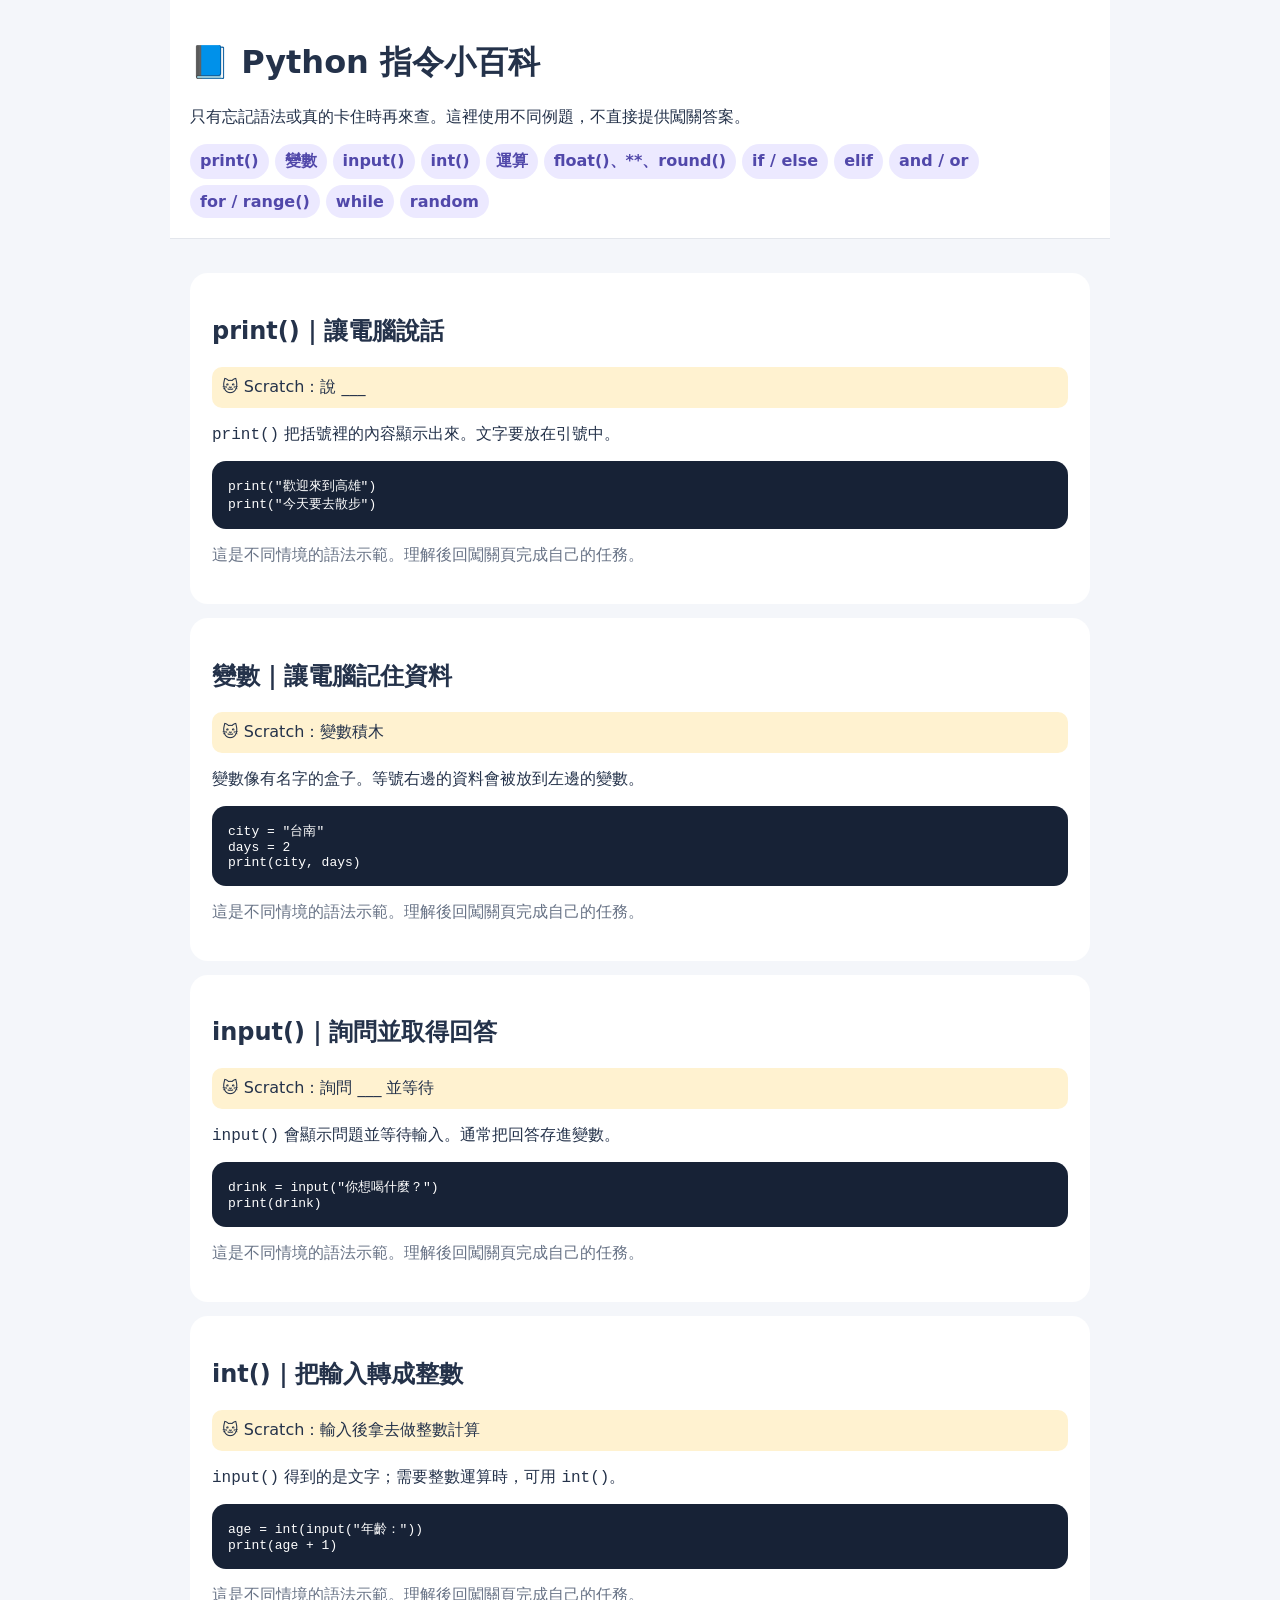
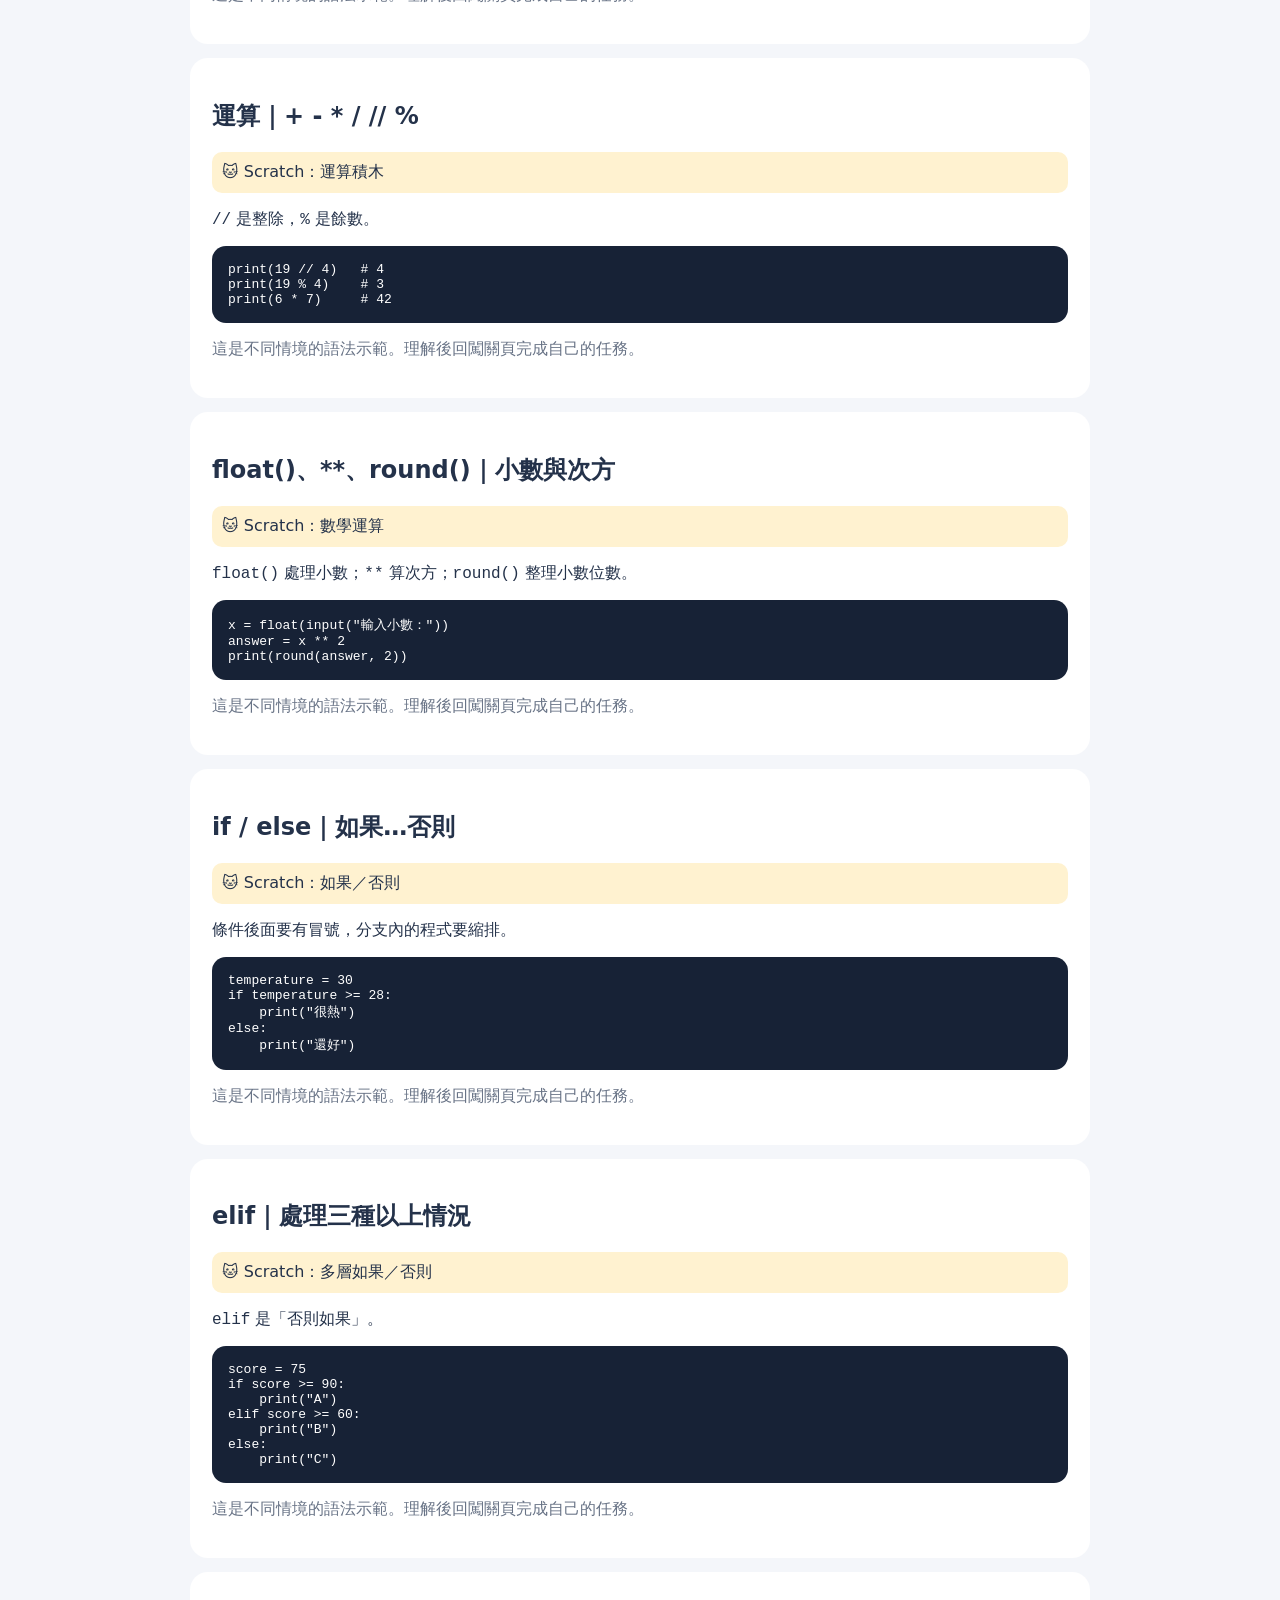
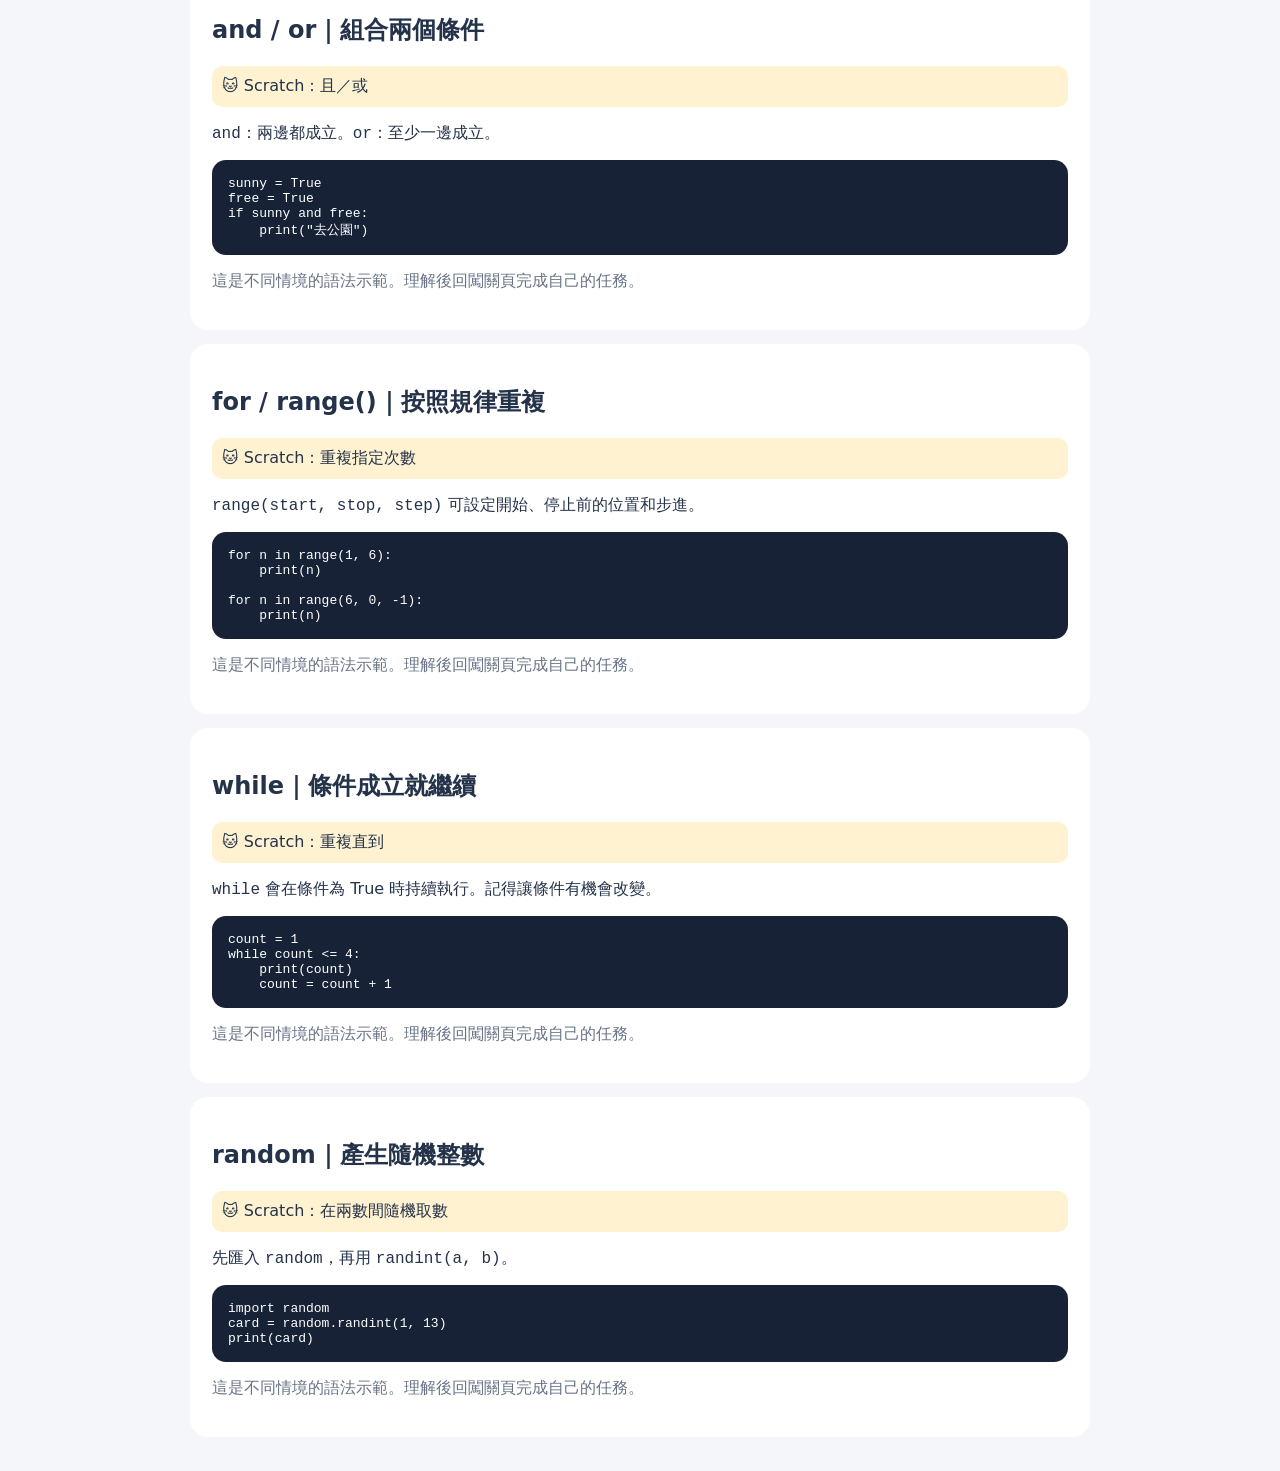
<file: 11601/python-guide.html>
<!doctype html><html lang="zh-Hant"><head><meta charset="utf-8"><meta name="viewport" content="width=device-width,initial-scale=1">
<title>Python 指令小百科</title>
<style>
body{margin:0;font-family:system-ui,-apple-system,"Noto Sans TC",sans-serif;background:#f4f6fa;color:#24324a}
header,main{max-width:900px;margin:auto;padding:20px}header{position:sticky;top:0;z-index:2;background:#fffffff5;border-bottom:1px solid #e3e6ec}
nav{display:flex;gap:6px;flex-wrap:wrap}nav a{background:#ece9ff;color:#5148aa;padding:7px 10px;border-radius:999px;text-decoration:none;font-weight:800}
section{background:white;padding:22px;border-radius:18px;margin:14px 0;scroll-margin-top:160px}.sc{background:#fff2d0;padding:10px;border-radius:10px}
pre{background:#172236;color:white;padding:16px;border-radius:14px;overflow:auto}code{font-family:ui-monospace,Consolas,monospace}.note{color:#687386}
</style></head><body>
<header><h1>📘 Python 指令小百科</h1><p>只有忘記語法或真的卡住時再來查。這裡使用不同例題，不直接提供闖關答案。</p><nav><a href="#print">print()</a><a href="#variable">變數</a><a href="#input">input()</a><a href="#int">int()</a><a href="#operator">運算</a><a href="#round">float()、**、round()</a><a href="#if">if / else</a><a href="#elif">elif</a><a href="#logic">and / or</a><a href="#for">for / range()</a><a href="#while">while</a><a href="#random">random</a></nav></header>
<main><section id="print"><h2>print()｜讓電腦說話</h2><div class="sc">🐱 Scratch：說 ___</div><p><code>print()</code> 把括號裡的內容顯示出來。文字要放在引號中。</p>
<pre>print("歡迎來到高雄")
print("今天要去散步")</pre><p class="note">這是不同情境的語法示範。理解後回闖關頁完成自己的任務。</p></section><section id="variable"><h2>變數｜讓電腦記住資料</h2><div class="sc">🐱 Scratch：變數積木</div><p>變數像有名字的盒子。等號右邊的資料會被放到左邊的變數。</p>
<pre>city = "台南"
days = 2
print(city, days)</pre><p class="note">這是不同情境的語法示範。理解後回闖關頁完成自己的任務。</p></section><section id="input"><h2>input()｜詢問並取得回答</h2><div class="sc">🐱 Scratch：詢問 ___ 並等待</div><p><code>input()</code> 會顯示問題並等待輸入。通常把回答存進變數。</p>
<pre>drink = input("你想喝什麼？")
print(drink)</pre><p class="note">這是不同情境的語法示範。理解後回闖關頁完成自己的任務。</p></section><section id="int"><h2>int()｜把輸入轉成整數</h2><div class="sc">🐱 Scratch：輸入後拿去做整數計算</div><p><code>input()</code> 得到的是文字；需要整數運算時，可用 <code>int()</code>。</p>
<pre>age = int(input("年齡："))
print(age + 1)</pre><p class="note">這是不同情境的語法示範。理解後回闖關頁完成自己的任務。</p></section><section id="operator"><h2>運算｜+ - * / // %</h2><div class="sc">🐱 Scratch：運算積木</div><p><code>//</code> 是整除，<code>%</code> 是餘數。</p>
<pre>print(19 // 4)   # 4
print(19 % 4)    # 3
print(6 * 7)     # 42</pre><p class="note">這是不同情境的語法示範。理解後回闖關頁完成自己的任務。</p></section><section id="round"><h2>float()、**、round()｜小數與次方</h2><div class="sc">🐱 Scratch：數學運算</div><p><code>float()</code> 處理小數；<code>**</code> 算次方；<code>round()</code> 整理小數位數。</p>
<pre>x = float(input("輸入小數："))
answer = x ** 2
print(round(answer, 2))</pre><p class="note">這是不同情境的語法示範。理解後回闖關頁完成自己的任務。</p></section><section id="if"><h2>if / else｜如果…否則</h2><div class="sc">🐱 Scratch：如果／否則</div><p>條件後面要有冒號，分支內的程式要縮排。</p>
<pre>temperature = 30
if temperature >= 28:
    print("很熱")
else:
    print("還好")</pre><p class="note">這是不同情境的語法示範。理解後回闖關頁完成自己的任務。</p></section><section id="elif"><h2>elif｜處理三種以上情況</h2><div class="sc">🐱 Scratch：多層如果／否則</div><p><code>elif</code> 是「否則如果」。</p>
<pre>score = 75
if score >= 90:
    print("A")
elif score >= 60:
    print("B")
else:
    print("C")</pre><p class="note">這是不同情境的語法示範。理解後回闖關頁完成自己的任務。</p></section><section id="logic"><h2>and / or｜組合兩個條件</h2><div class="sc">🐱 Scratch：且／或</div><p><code>and</code>：兩邊都成立。<code>or</code>：至少一邊成立。</p>
<pre>sunny = True
free = True
if sunny and free:
    print("去公園")</pre><p class="note">這是不同情境的語法示範。理解後回闖關頁完成自己的任務。</p></section><section id="for"><h2>for / range()｜按照規律重複</h2><div class="sc">🐱 Scratch：重複指定次數</div><p><code>range(start, stop, step)</code> 可設定開始、停止前的位置和步進。</p>
<pre>for n in range(1, 6):
    print(n)

for n in range(6, 0, -1):
    print(n)</pre><p class="note">這是不同情境的語法示範。理解後回闖關頁完成自己的任務。</p></section><section id="while"><h2>while｜條件成立就繼續</h2><div class="sc">🐱 Scratch：重複直到</div><p><code>while</code> 會在條件為 True 時持續執行。記得讓條件有機會改變。</p>
<pre>count = 1
while count <= 4:
    print(count)
    count = count + 1</pre><p class="note">這是不同情境的語法示範。理解後回闖關頁完成自己的任務。</p></section><section id="random"><h2>random｜產生隨機整數</h2><div class="sc">🐱 Scratch：在兩數間隨機取數</div><p>先匯入 <code>random</code>，再用 <code>randint(a, b)</code>。</p>
<pre>import random
card = random.randint(1, 13)
print(card)</pre><p class="note">這是不同情境的語法示範。理解後回闖關頁完成自己的任務。</p></section></main></body></html>
</file>
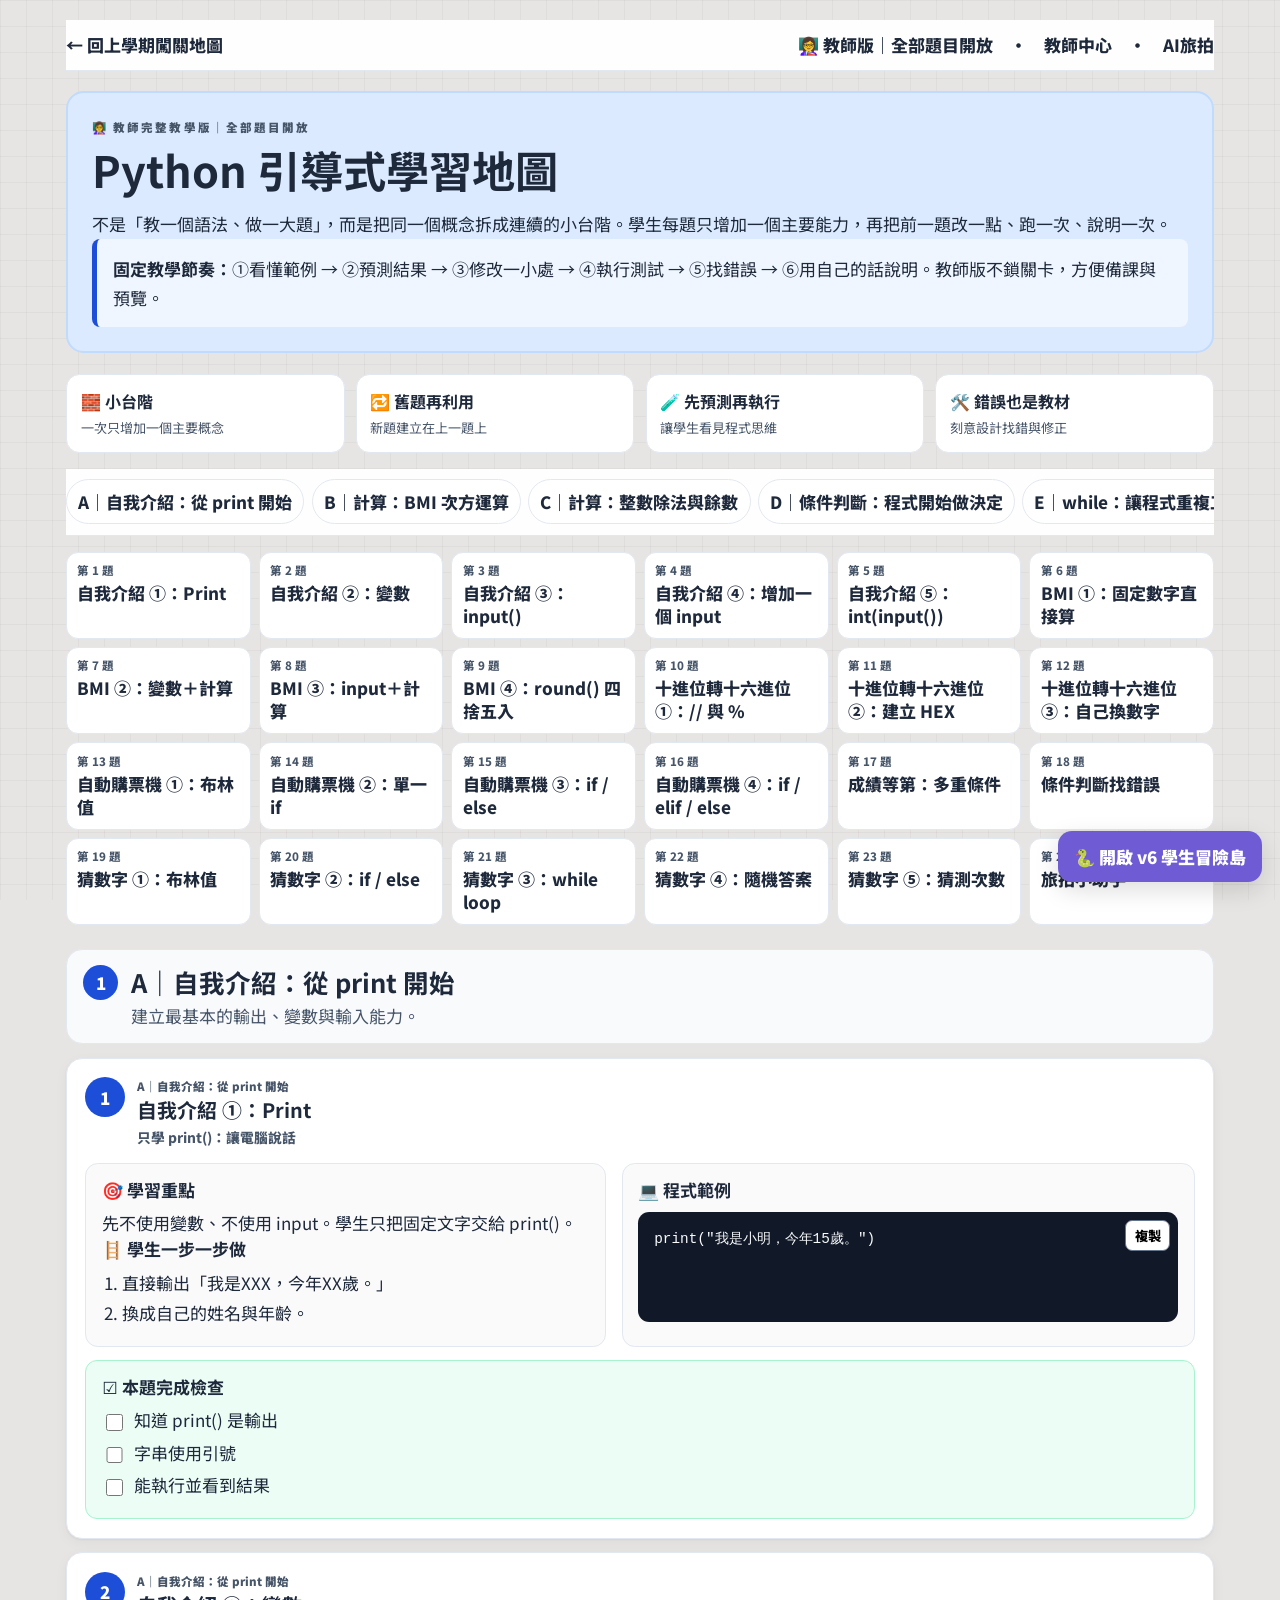
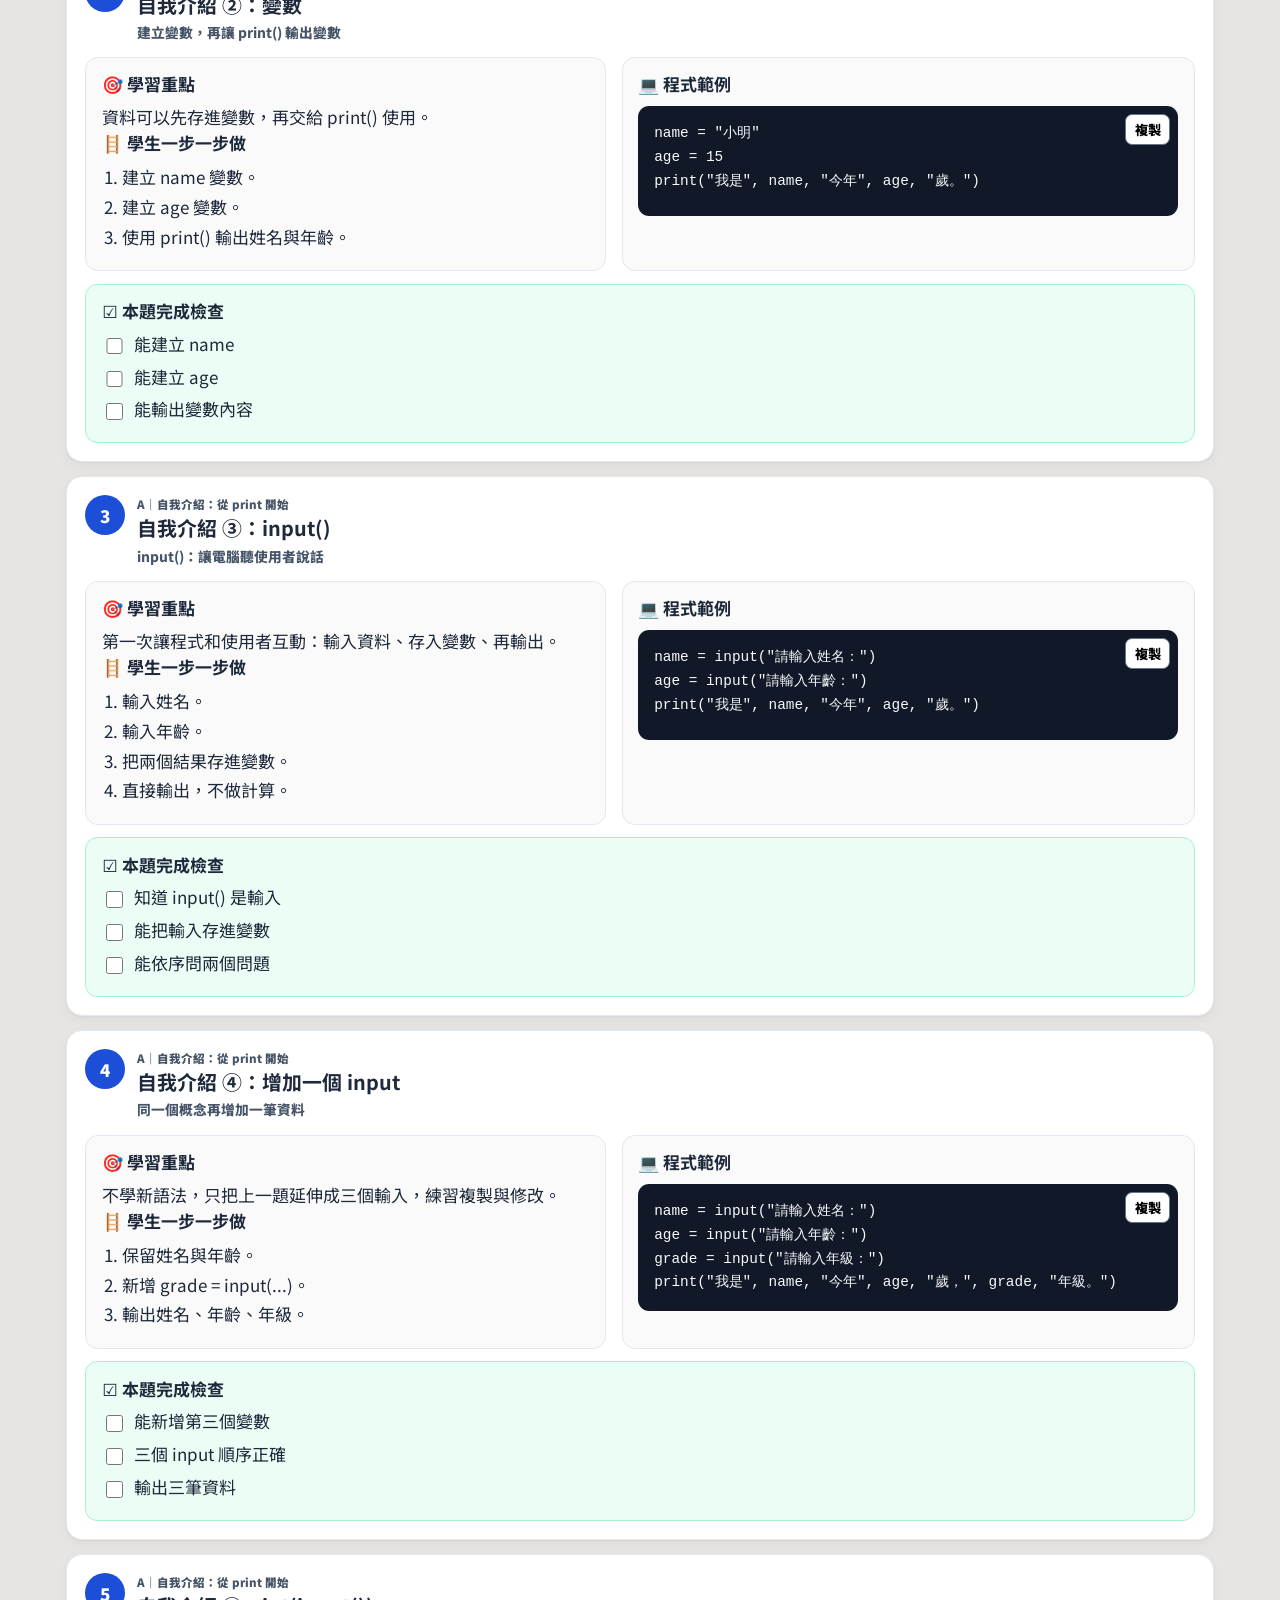
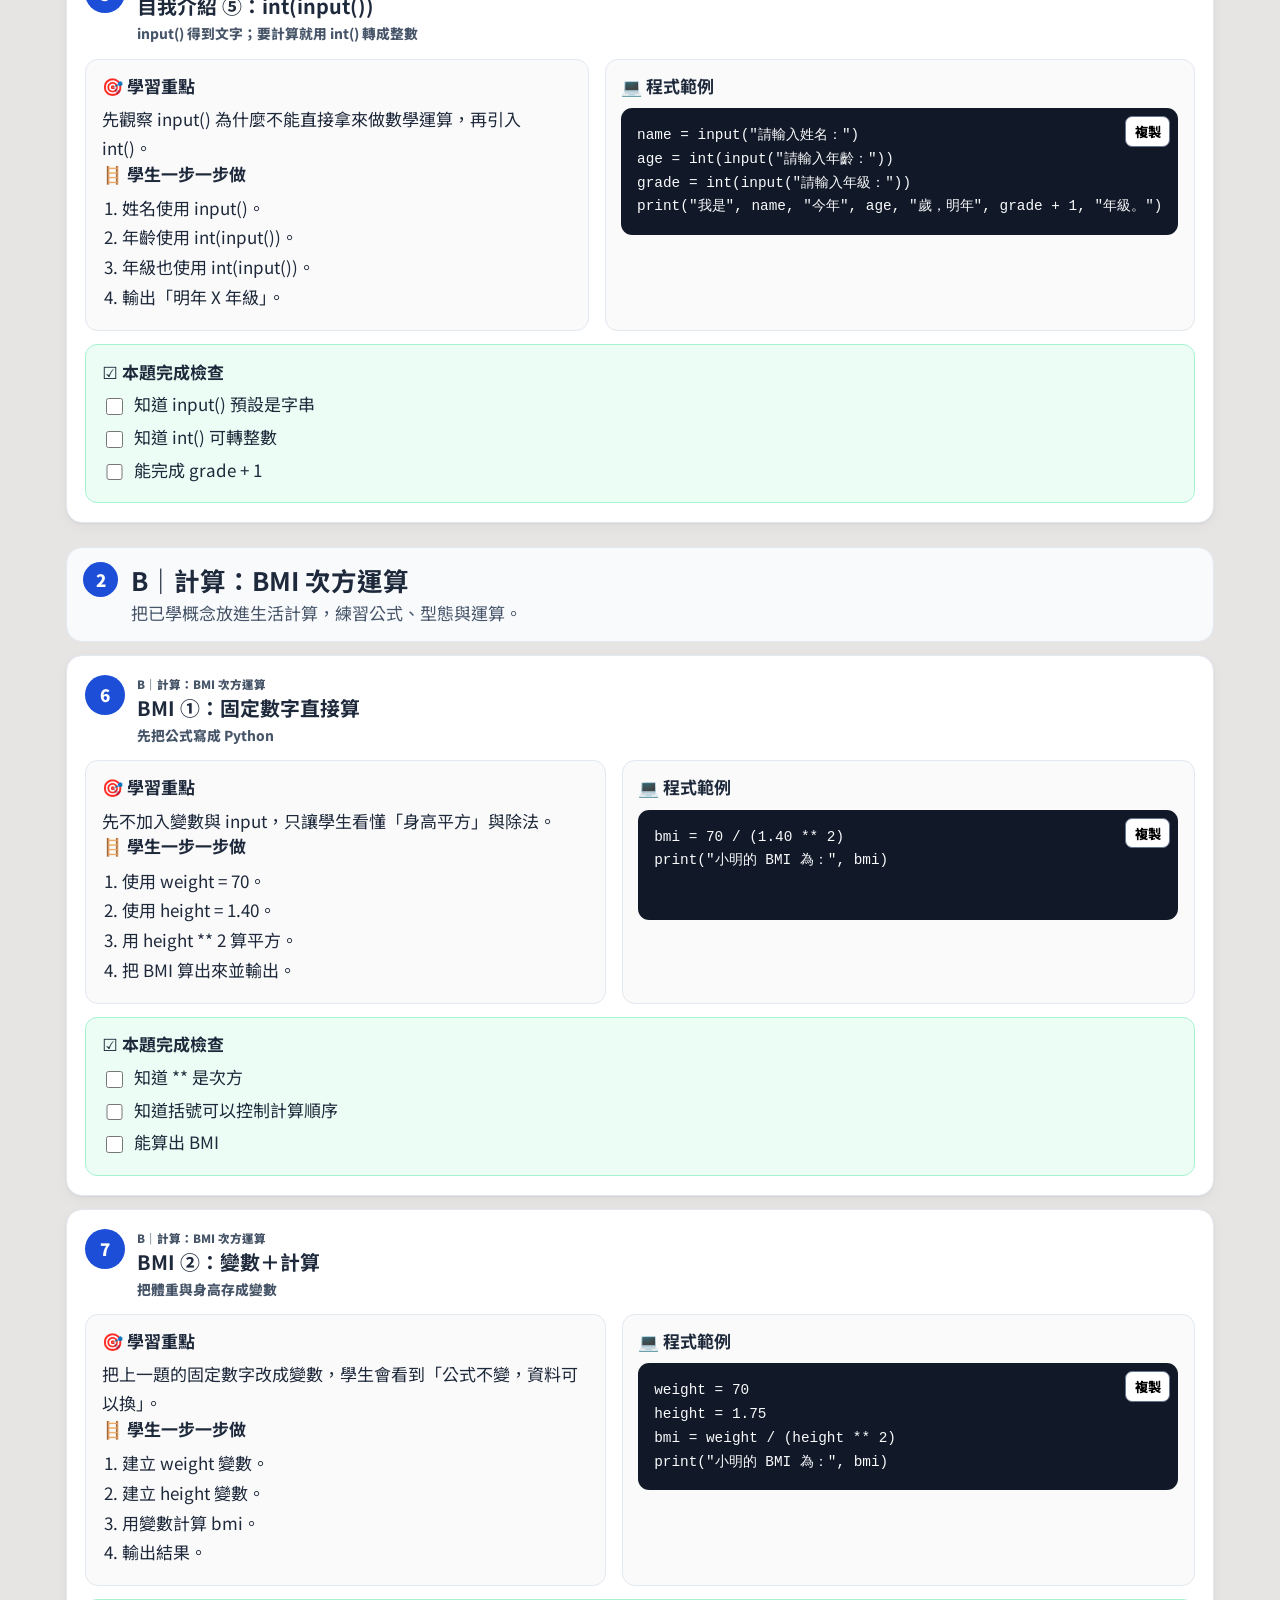
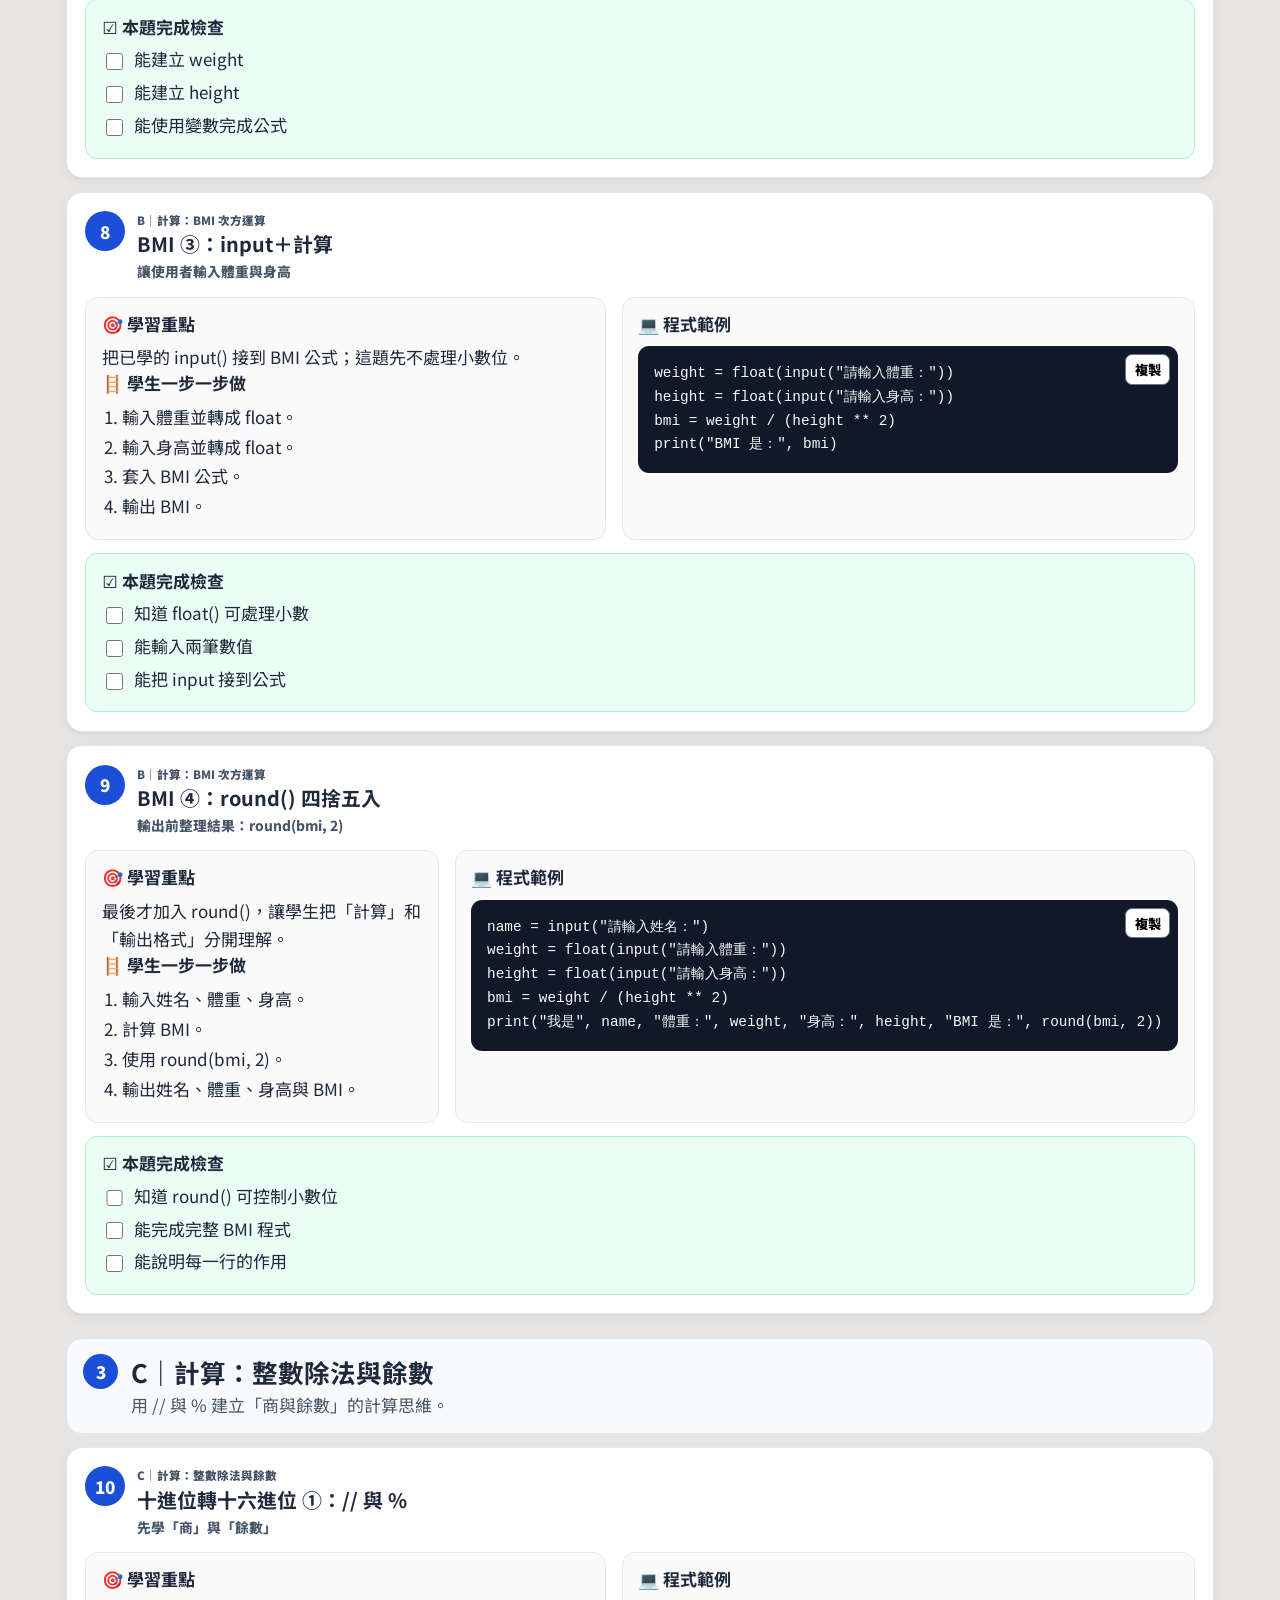
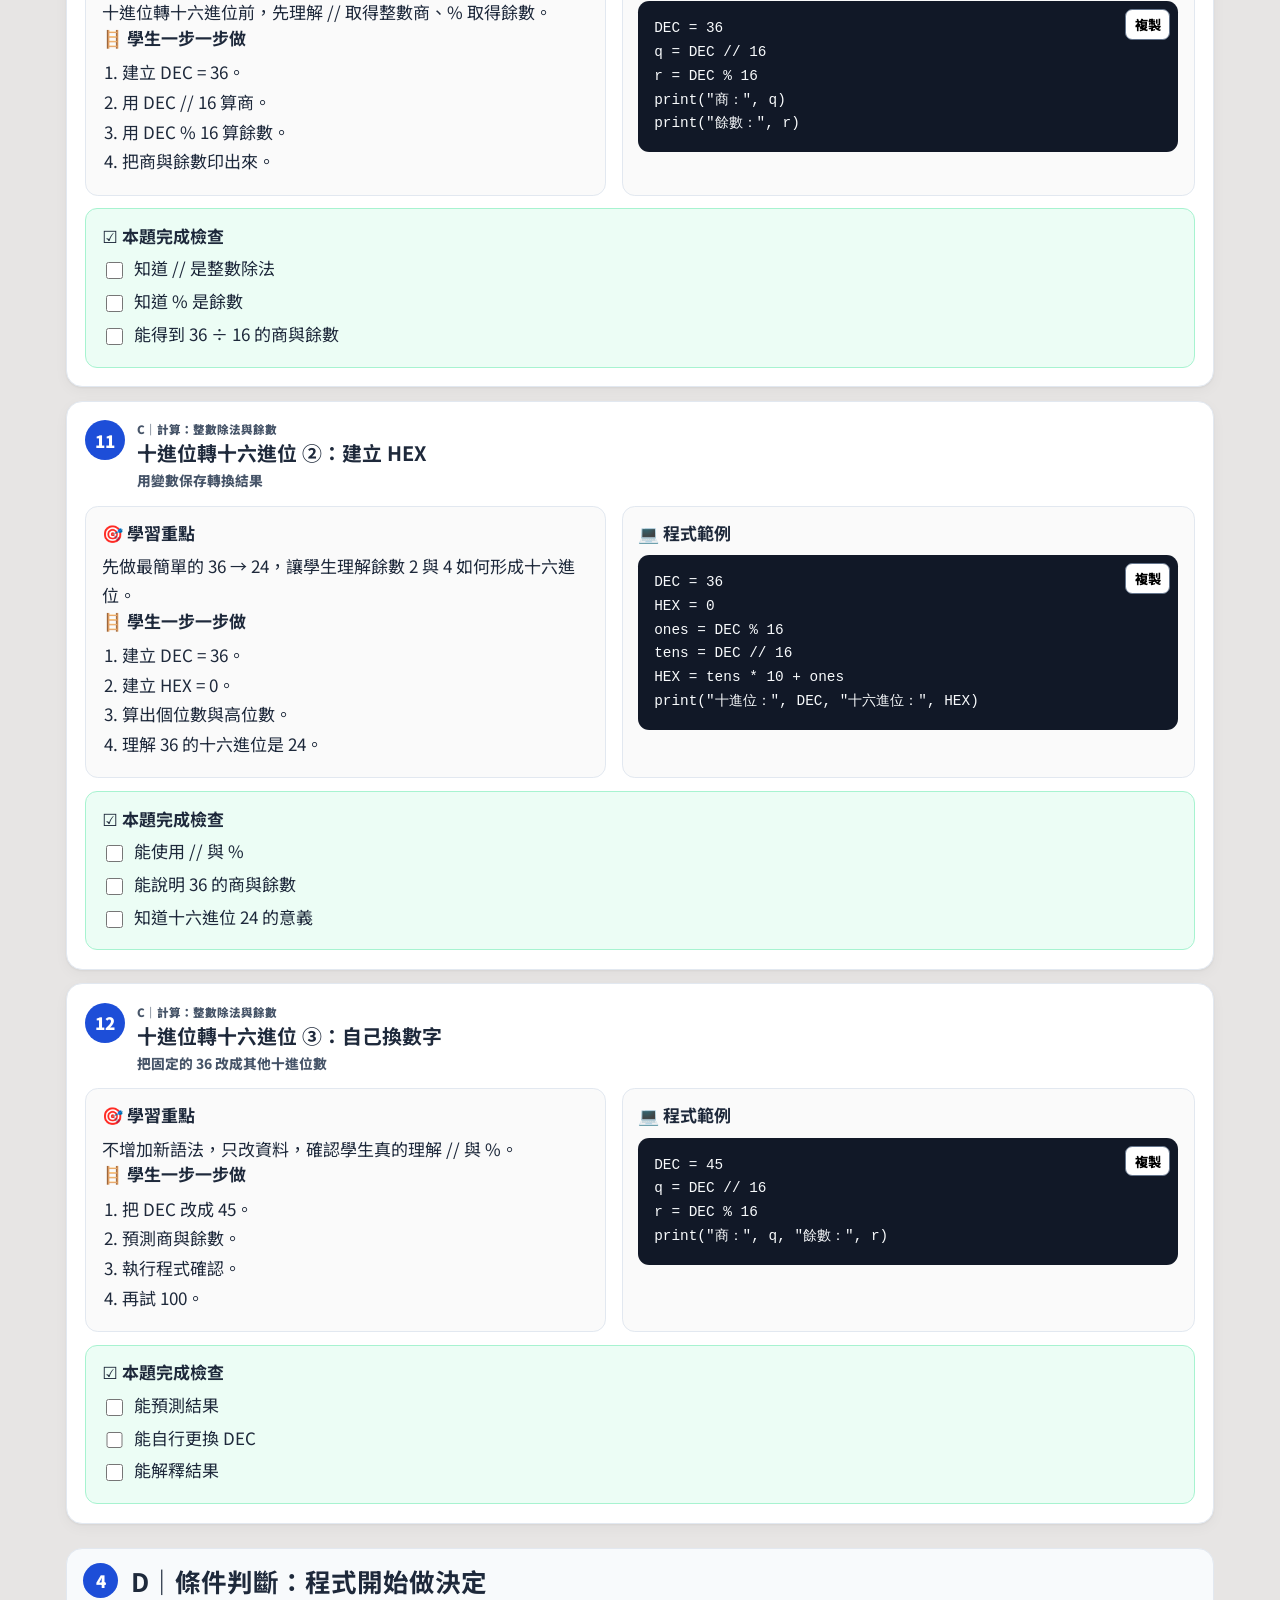
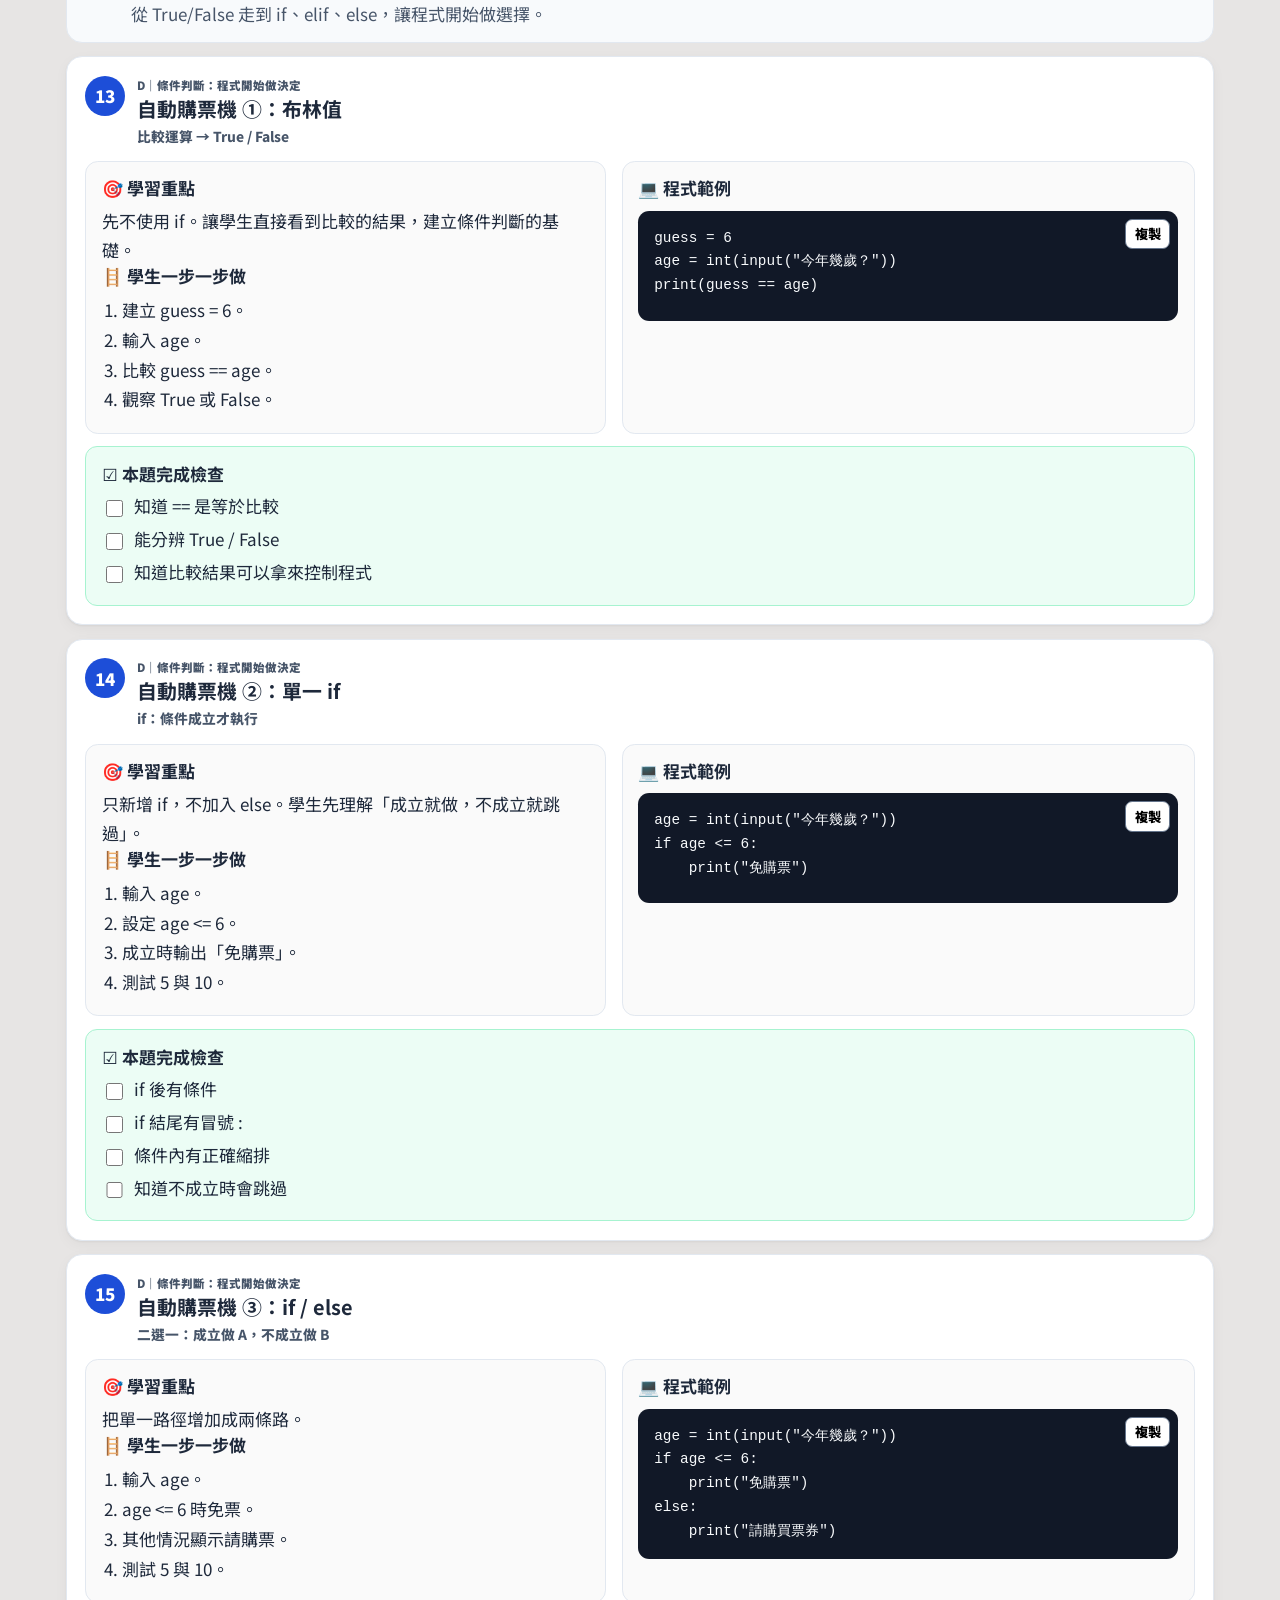
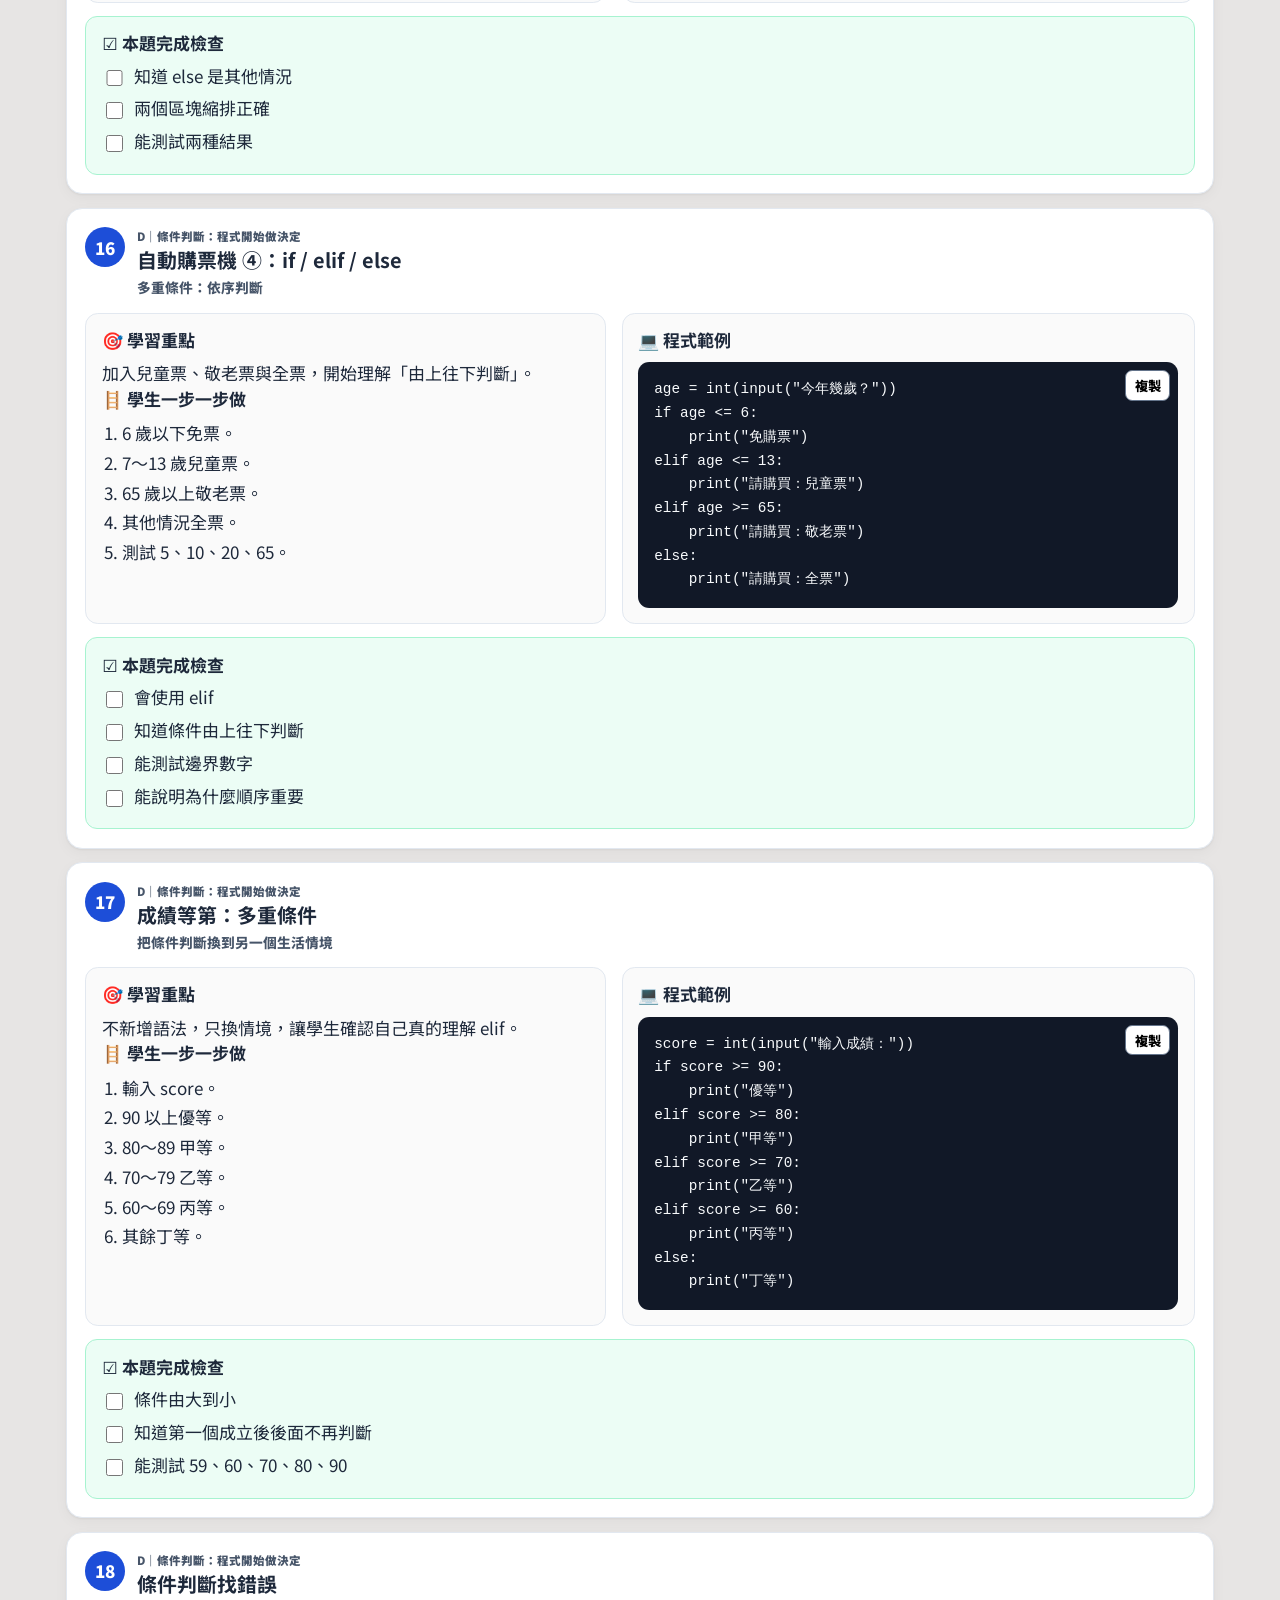
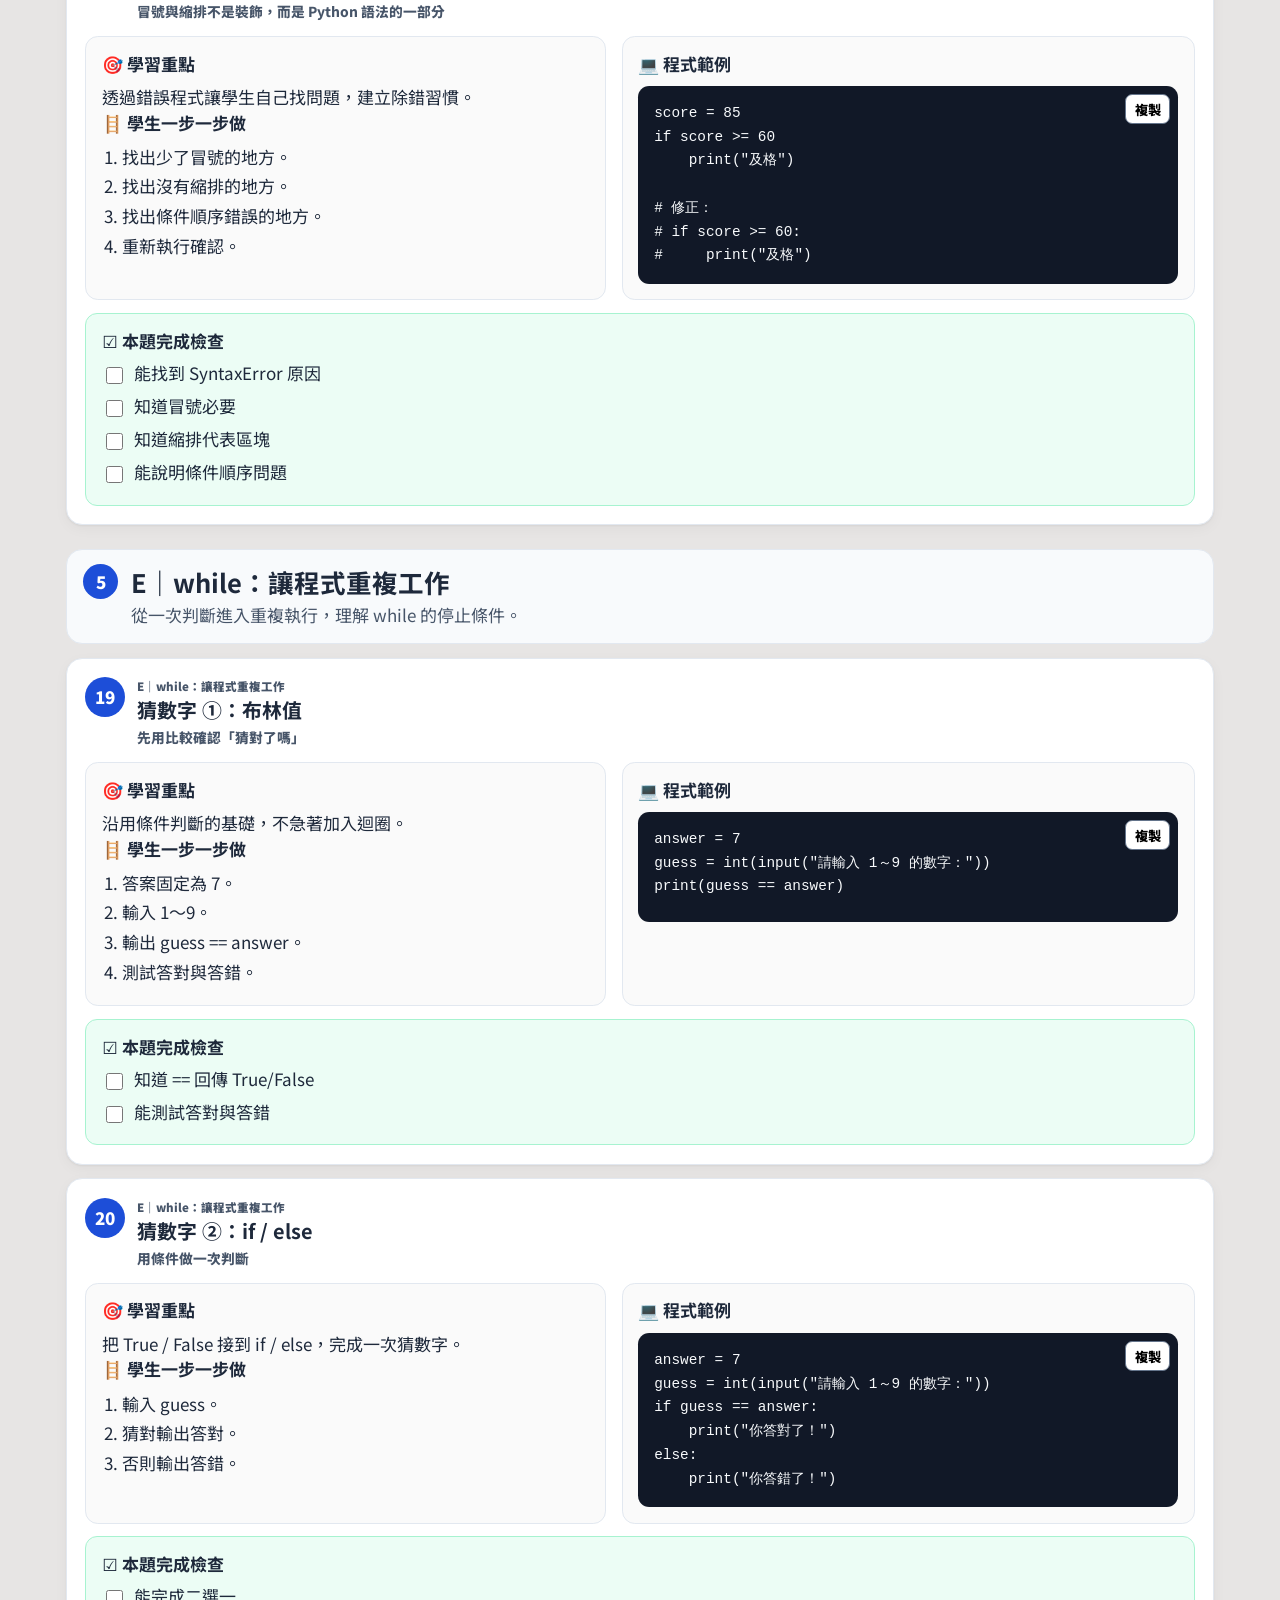
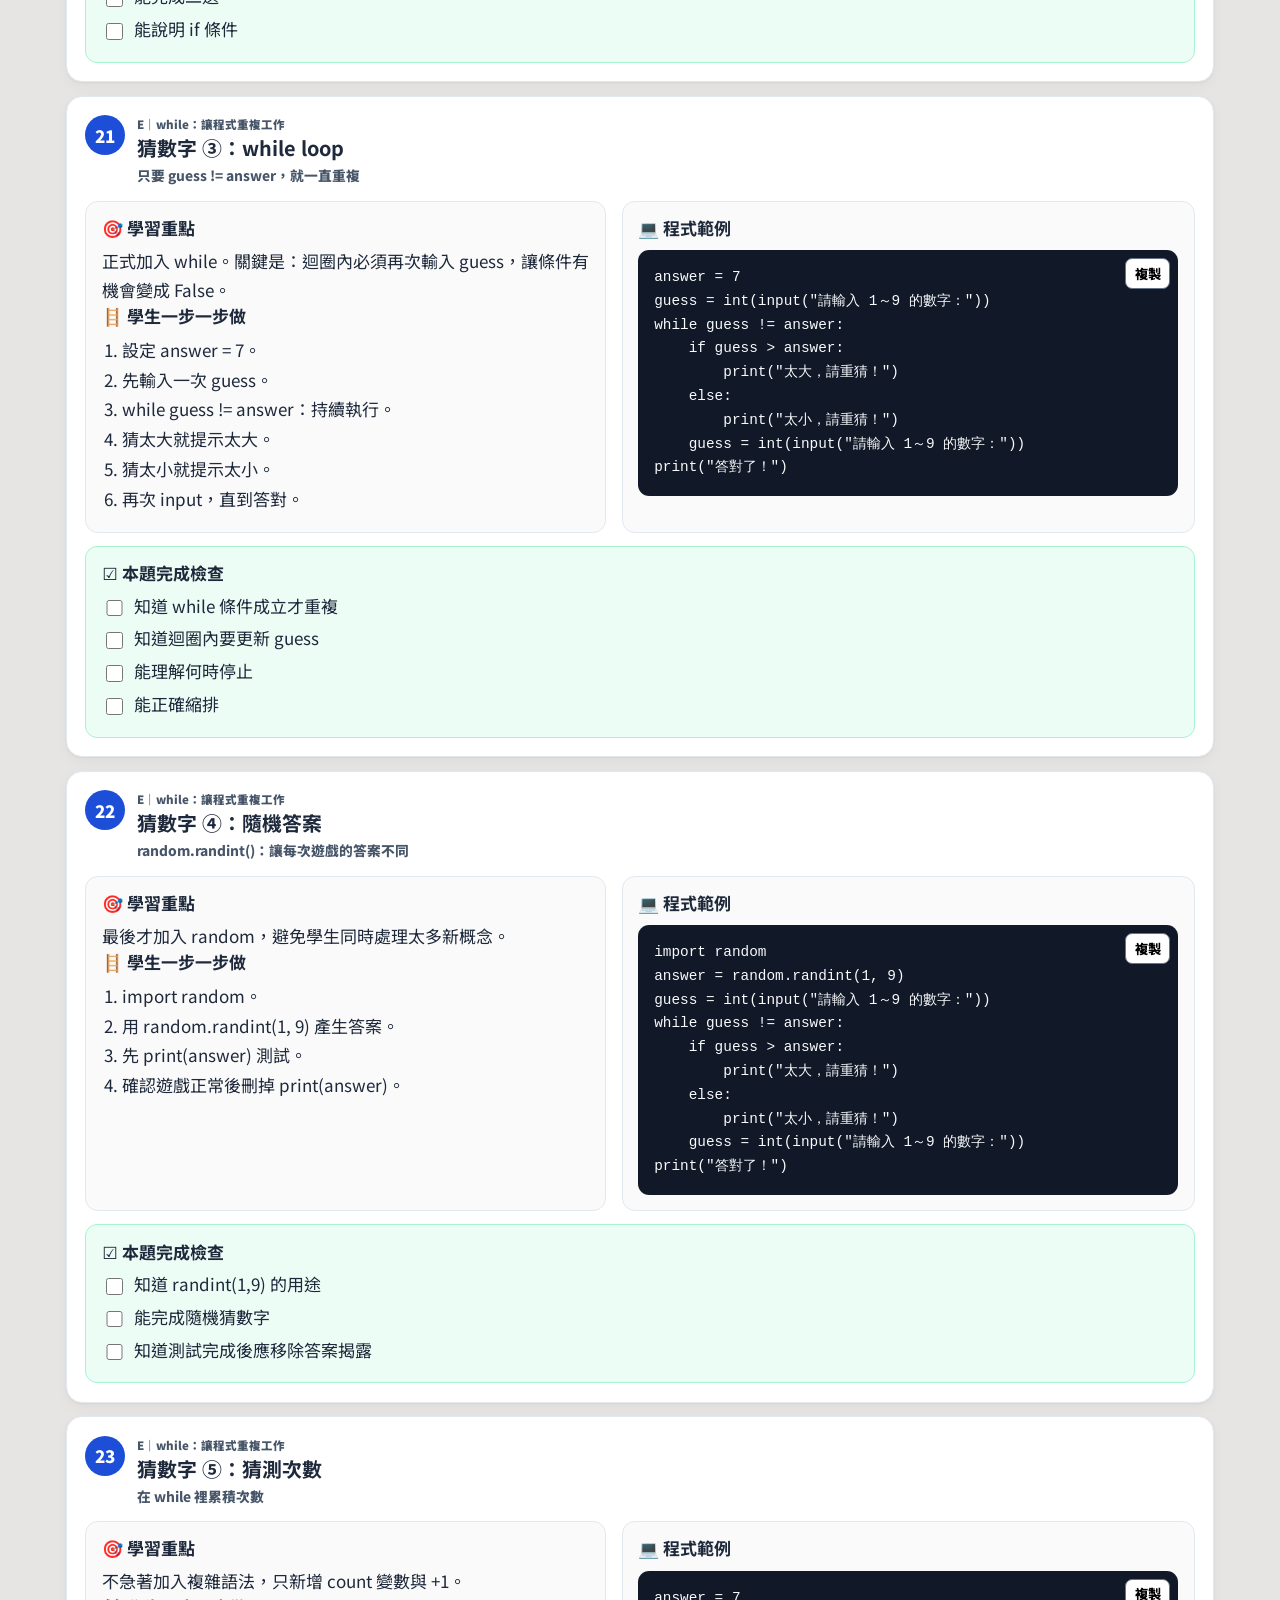
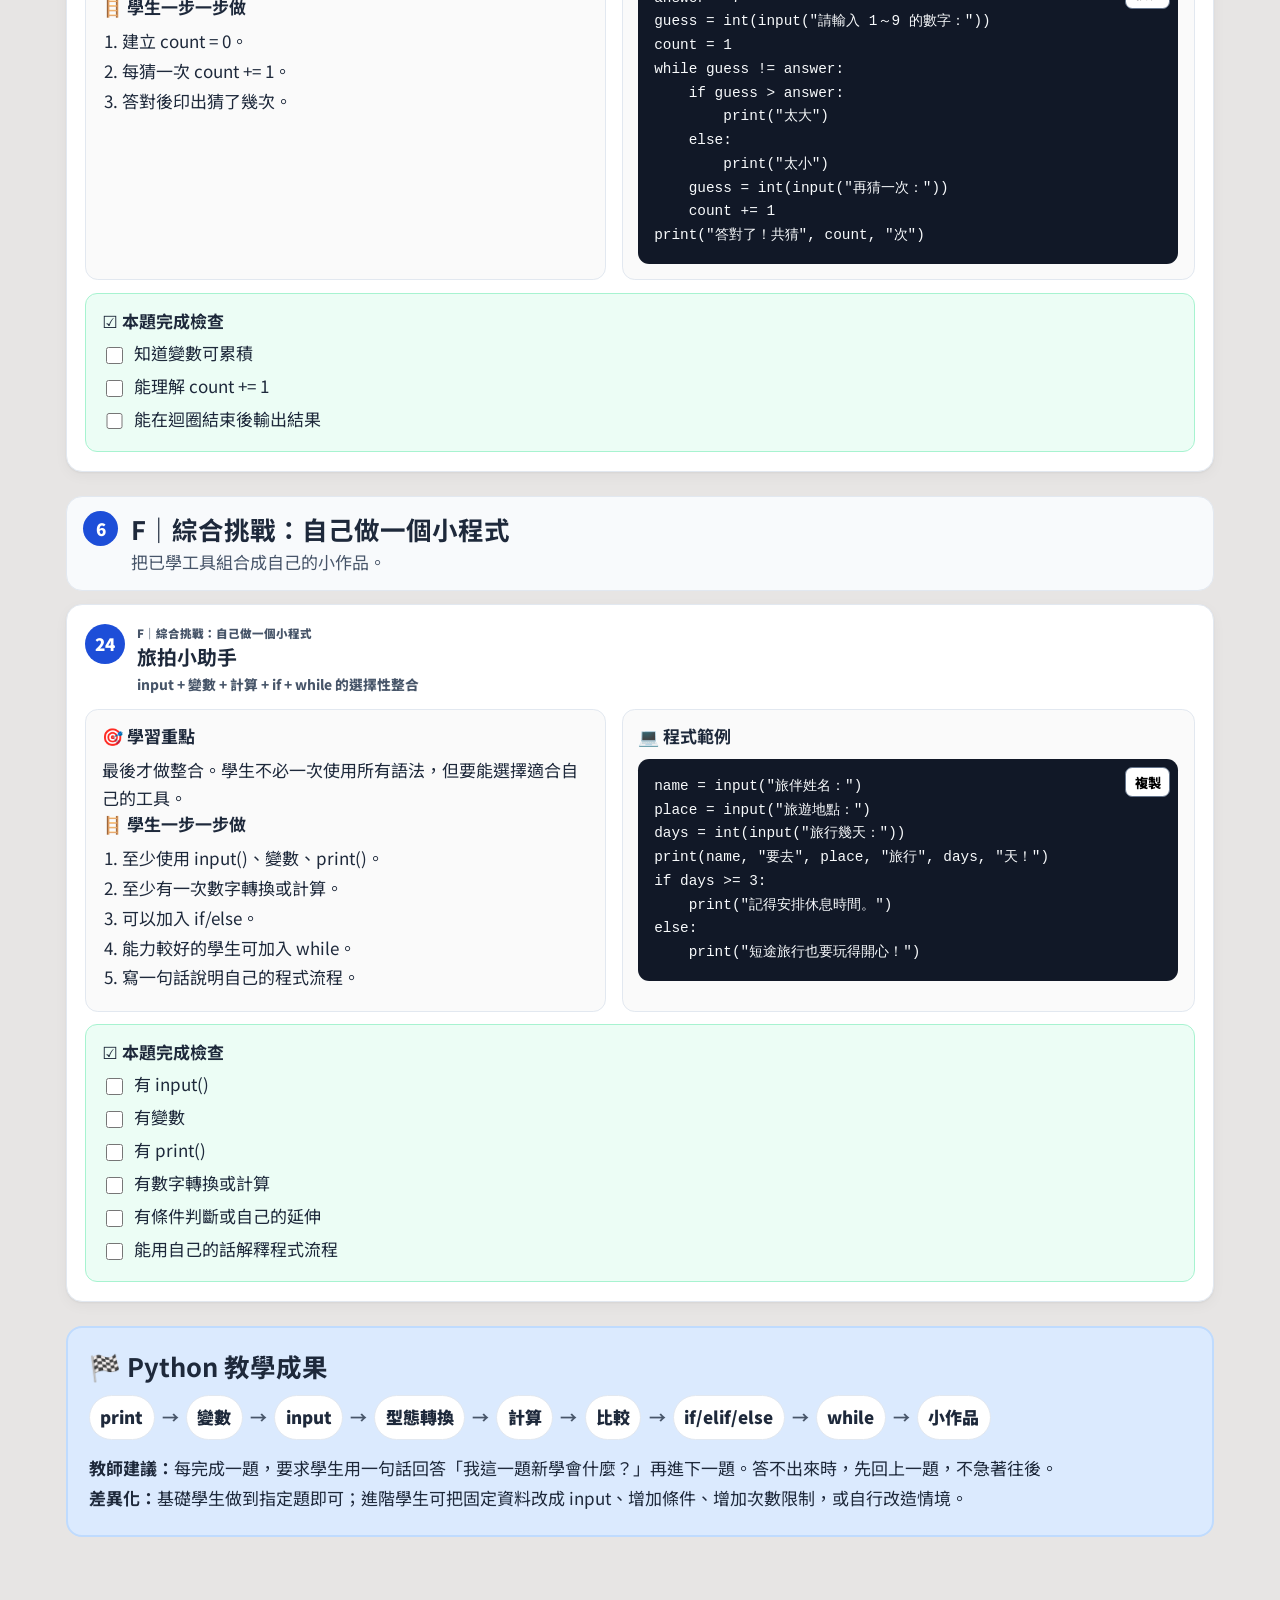
<file: 11601/python-guided-teacher.html>
<!DOCTYPE html>
<html lang="zh-TW">
<head>
<meta charset="UTF-8">
<meta name="viewport" content="width=device-width, initial-scale=1.0">
<title>Python 引導式學習｜教師完整預覽版</title>
<link href="https://fonts.googleapis.com/css2?family=Noto+Sans+TC:wght@400;700;900&display=swap" rel="stylesheet">
<link rel="stylesheet" href="../shared/theme.css">
<link rel="stylesheet" href="python-guided-teacher.css">
</head>
<body>
<main class="wrap pyguide-wrap">
<header class="pyguide-top"><a href="hub.html">← 回上學期闖關地圖</a><span>👩‍🏫 教師版｜全部題目開放　·　<a href="../teacher.html">教師中心</a>　·　<a href="../11602/travel-teacher.html">AI旅拍</a></span></header>
<div id="pyguide"></div>
</main>
<script src="content/python-guided.js"></script>
<div style="position:fixed;right:18px;bottom:18px;z-index:99"><a href="python.html" style="display:inline-block;background:#6f5bd4;color:white;padding:12px 16px;border-radius:14px;text-decoration:none;font-weight:900;box-shadow:0 8px 24px #0002">🐍 開啟 v6 學生冒險島</a></div></body>
</html>
</file>
<file: pylab/theme.css>
/* 📦 Python 教師試用版（pylab）的複本：來源 shared/theme.css（2026-09-29 複製）。
   和闖關網站分開，改這裡不會影響學生用的系統；主系統改了也不會自動跟過來。 */
/* =====================================================================
   全站主題樣式 — 116 學年度 九年級資訊科技課程系統
   ---------------------------------------------------------------------
   ★ 單一來源：改配色、改底紙、改卡片，只動這一支。
   ★ 不依賴 Tailwind CDN —— 電腦教室網路不穩時，新頁面照樣排得好看。
     （單元一「數位時代」是 unforte_114 移植過來的，內容區仍用 Tailwind；外框、頁首、課程小卡、配色已改用本檔。）
   ★ 設計規則（代號、元件、頁面骨架）：docs/04_設計系統.md
   ★ 延續 course_115 的「方格紙＋紙膠帶」識別，學生一看就知道是同一套。
   ===================================================================== */

:root{
  /* ── 設計代號（design tokens）── 全站只在這裡定義顏色，規則見 docs/04_設計系統.md ── */
  /* 紙與墨：底紙、文字、卡片 */
  --paper-bg:#e7e5e4; --paper-line:rgba(120,113,108,.07); --paper-size:26px;
  --ink:#1e293b; --ink-soft:#475569; --ink-faint:#64748b;   /* 投影可讀性：淡字加深（對比 ≥ 4.5） */
  --card:#fff; --line:#e2e8f0; --soft:#f8fafc;
  --tape:rgba(250,204,21,.32); --marker:rgba(250,204,21,.55); --marker-b:rgba(147,197,253,.7);
  /* 回饋色：對、錯、提醒、星星（全站固定，不跟單元變） */
  --brand:#2563eb; --ok:#047857; --ok-bg:#ecfdf5; --bad:#dc2626; --bad-bg:#fef2f2;
  --warn:#b45309; --warn-bg:#fffbeb; --star:#f59e0b; --star-ink:#b45309;   /* ⭐ 圖示用 --star；數字文字用 --star-ink */
  --radius:1rem; --radius-lg:1.25rem; --shadow:0 1px 2px rgba(0,0,0,.05),0 4px 14px rgba(0,0,0,.04);
  /* 單元色：依「在這學期的第幾個單元」決定，兩學期規則相同
       第 1 個單元（一／四）藍 u1、第 2 個（二／五）綠 u2、第 3 個（三／六）紫 u3、延伸挑戰 5016B 靛 u4
     每個顏色四階：主色、淡底 -bg、極淡 -soft、框線 -line */
  --u1:#1d4ed8; --u1-bg:#dbeafe; --u1-soft:#eff6ff; --u1-line:#bfdbfe;
  --u2:#15803d; --u2-bg:#dcfce7; --u2-soft:#f0fdf4; --u2-line:#bbf7d0;
  --u3:#7e22ce; --u3-bg:#f3e8ff; --u3-soft:#faf5ff; --u3-line:#e9d5ff;
  --u4:#4f46e5; --u4-bg:#e0e7ff; --u4-soft:#eef2ff; --u4-line:#c7d2fe;
  /* 這一頁的單元色：UI.topbar 依 config.js 自動設定（--unit = 所屬單元的 --uN），元件一律用 --unit */
  --unit:var(--u1); --unit-bg:var(--u1-bg); --unit-soft:var(--u1-soft); --unit-line:var(--u1-line);
  /* 步驟色：單元裡的「第 1、2、3、4 部分」（課程小卡），全站同一組 */
  --s1:#2563eb; --s1-bg:#eff6ff; --s2:#ea580c; --s2-bg:#fff7ed; --s3:#9333ea; --s3-bg:#faf5ff; --s4:#059669; --s4-bg:#ecfdf5;
}

*{box-sizing:border-box}
html,body,button,input,select,textarea{font-family:'Noto Sans TC',system-ui,-apple-system,'Microsoft JhengHei',sans-serif}
code,pre,kbd,.mono{font-family:ui-monospace,'JetBrains Mono',SFMono-Regular,Menlo,Consolas,monospace}
body{
  margin:0; color:var(--ink); line-height:1.6;
  background-color:var(--paper-bg);
  background-image:linear-gradient(var(--paper-line) 1px,transparent 1px),linear-gradient(90deg,var(--paper-line) 1px,transparent 1px);
  background-size:var(--paper-size) var(--paper-size); background-attachment:fixed;
}
a{color:inherit}
h1,h2,h3,h4{line-height:1.3;margin:0}
p{margin:0}
img{max-width:100%}

/* ── 版面 ───────────────────────────────────────────── */
.wrap{max-width:64rem;margin:0 auto;padding:1.25rem 1rem 4rem;width:100%;min-width:0}
.wrap-wide{max-width:80rem;margin:0 auto;padding:1.25rem 1rem 4rem;width:100%;min-width:0}
.row{display:flex;gap:.75rem;align-items:center;flex-wrap:wrap}
.between{justify-content:space-between}
.grid{display:grid;gap:1rem}
.g2{grid-template-columns:repeat(auto-fit,minmax(min(100%,22rem),1fr))}
.g3{grid-template-columns:repeat(auto-fit,minmax(min(100%,16rem),1fr))}
.g4{grid-template-columns:repeat(auto-fit,minmax(min(100%,12rem),1fr))}
.stack>*+*{margin-top:.75rem}
.mt1{margin-top:.5rem}.mt2{margin-top:1rem}.mt3{margin-top:1.5rem}.mt4{margin-top:2.25rem}
.center{text-align:center}
.small{font-size:.85rem}.tiny{font-size:.75rem}.soft{color:var(--ink-soft)}.faint{color:var(--ink-faint)}
.bold{font-weight:800}.black{font-weight:900}
.hidden{display:none!important}

/* ── 頁首 ───────────────────────────────────────────── */
.topbar{display:flex;align-items:center;gap:.75rem;flex-wrap:wrap;margin-bottom:1.25rem}
.kicker{font-size:.72rem;font-weight:900;letter-spacing:.18em;color:var(--ink-soft);text-transform:uppercase}
.topbar .kicker{color:var(--unit)}
.topbar .title{position:relative}
.topbar .title::after{content:'';display:block;width:3rem;height:.3rem;border-radius:999px;background:var(--unit);margin-top:.3rem}
.title{font-size:clamp(1.5rem,3.5vw,2.25rem);font-weight:900}
.back{display:inline-flex;align-items:center;gap:.35rem;background:#1e293b;color:#fff;font-weight:700;font-size:.875rem;
  padding:.45rem .9rem;border-radius:999px;text-decoration:none;box-shadow:0 6px 14px rgba(0,0,0,.15)}
.back:hover{background:#334155}
.who{margin-left:auto;font-size:.85rem;font-weight:700;background:#fff;border:1px solid var(--line);border-radius:999px;padding:.35rem .8rem}

/* ── 卡片 ───────────────────────────────────────────── */
.card{position:relative;background:var(--card);border:1px solid var(--line);border-radius:var(--radius);box-shadow:var(--shadow);padding:1.25rem}
.card.soft-bg{background:var(--soft)}
.tape{position:absolute;top:-12px;left:50%;transform:translateX(-50%) rotate(-3deg);width:76px;height:24px;border-radius:2px;background:var(--tape);box-shadow:0 1px 2px rgba(0,0,0,.08)}
.hl{background:linear-gradient(transparent 55%,var(--marker) 55%);font-weight:800}
.hl-b{background:linear-gradient(transparent 55%,var(--marker-b) 55%);font-weight:800}
.chip{display:inline-flex;align-items:center;gap:.3rem;font-size:.75rem;font-weight:800;padding:.2rem .6rem;border-radius:999px;background:var(--soft);border:1px solid var(--line)}
.note{border-left:4px solid var(--unit);background:var(--unit-soft);padding:.75rem 1rem;border-radius:.6rem}
.note.ok{border-color:var(--ok);background:var(--ok-bg)}
.note.bad{border-color:var(--bad);background:var(--bad-bg)}
.note.warn{border-color:var(--warn);background:var(--warn-bg)}

/* ── 按鈕 ───────────────────────────────────────────── */
.btn{appearance:none;border:1px solid var(--line);background:#fff;color:var(--ink);font-weight:800;font-size:.95rem;
  padding:.6rem 1.05rem;border-radius:.8rem;cursor:pointer;transition:transform .08s,background .15s,box-shadow .15s;text-decoration:none;display:inline-flex;align-items:center;gap:.4rem;justify-content:center}
.btn:hover{background:var(--soft)}
.btn:active{transform:translateY(1px)}
.btn:disabled{opacity:.45;cursor:not-allowed}
.btn.primary{background:var(--ink);border-color:var(--ink);color:#fff}
.btn.primary:hover{background:#334155}
.btn.go{background:var(--ok);border-color:var(--ok);color:#fff}
.btn.go:hover{background:#065f46}
.btn.big{font-size:1.05rem;padding:.8rem 1.3rem}
.btn.sm{font-size:.8rem;padding:.35rem .7rem;border-radius:.6rem}
.btn:focus-visible,.pick:focus-visible,.ucard:focus-visible{outline:3px solid var(--unit-line);outline-offset:2px}

/* 選項按鈕（遊戲、檢核共用） */
.pick{appearance:none;text-align:left;border:2px solid var(--line);background:#fff;border-radius:.85rem;padding:.7rem .9rem;font-weight:700;font-size:.95rem;cursor:pointer;transition:all .12s;color:var(--ink)}
.pick:hover{border-color:#94a3b8;background:var(--soft)}
.pick.on{border-color:var(--unit);background:var(--unit-soft)}
.pick.right{border-color:var(--ok);background:var(--ok-bg)}
.pick.wrong{border-color:var(--bad);background:var(--bad-bg);animation:shake .3s}
@keyframes shake{25%{transform:translateX(-4px)}75%{transform:translateX(4px)}}
@keyframes pop{from{opacity:0;transform:translateY(8px)}to{opacity:1;transform:none}}
.pop{animation:pop .3s ease-out both}

/* ── 星星、進度 ─────────────────────────────────────── */
.stars{letter-spacing:.05em;color:var(--star);font-size:1.05rem;white-space:nowrap}
.stars .off{color:#d6d3d1}
.bar{height:.6rem;background:#e7e5e4;border-radius:999px;overflow:hidden}
.bar>i{display:block;height:100%;background:linear-gradient(90deg,#f59e0b,#f97316);border-radius:999px;transition:width .5s}
.hearts{font-size:1.15rem;letter-spacing:.1em}

/* ── 表單 ───────────────────────────────────────────── */
.field{display:block;font-weight:700;font-size:.9rem}
.field input,.field select,.field textarea,.input{width:100%;margin-top:.3rem;font-size:1rem;padding:.6rem .75rem;border:2px solid var(--line);border-radius:.7rem;background:#fff;color:var(--ink)}
.field input:focus,.input:focus,textarea:focus{outline:none;border-color:var(--unit)}

/* ── 對話框 ─────────────────────────────────────────── */
.modal{position:fixed;inset:0;background:rgba(15,23,42,.55);display:flex;align-items:center;justify-content:center;padding:1rem;z-index:1000}
.modal>.card{width:min(30rem,100%);max-height:90vh;overflow:auto}

/* ── 深色例外：程式主控台／模擬器 ───────────────────── */
.console{background:#0f172a;color:#e2e8f0;border-radius:.9rem;padding:1rem;font-family:ui-monospace,Consolas,monospace;font-size:.95rem;white-space:pre-wrap;word-break:break-word;min-height:8rem;overflow:auto}

/* ── 表格 ───────────────────────────────────────────── */
table.t{width:100%;border-collapse:collapse;font-size:.9rem}
table.t th,table.t td{border-bottom:1px solid var(--line);padding:.5rem .6rem;text-align:left;vertical-align:top}
table.t th{background:var(--soft);font-weight:800}
.scroll-x{overflow-x:auto}

/* ── 投影與手機 ─────────────────────────────────────── */
@media (min-width:1280px){ body{font-size:17px} }
@media (max-width:520px){
  .wrap,.wrap-wide{padding:1rem .75rem 3rem}
  .card{padding:1rem}
  .btn{padding:.55rem .85rem}
}
@media print{ body{background:#fff} .back,.no-print{display:none!important} }

/* ── 課程小卡（單元裡的各個部分，照上課順序排，顯示進度）──────────────
   <nav class="ucards" style="--n:4">，每張 .ucard.uc-1～uc-4（顏色），目前這張加 .on */
.ucards{display:grid;grid-template-columns:repeat(var(--n,4),minmax(0,1fr));gap:1rem;margin:1.2rem 0 1.4rem}
@media (max-width:820px){.ucards{grid-template-columns:repeat(2,minmax(0,1fr))}}
.ucard{--c:var(--unit);--cb:var(--unit-soft);position:relative;display:flex;flex-direction:column;gap:.3rem;text-align:left;border:3px solid var(--line);border-top:8px solid var(--c);
  background:#fff;border-radius:1.1rem;padding:1rem .95rem .9rem;cursor:pointer;box-shadow:var(--shadow);font:inherit;color:inherit;text-decoration:none;transition:transform .15s,box-shadow .15s}
.ucard:hover{transform:translateY(-3px)}
.ucard.on{border-color:var(--c);background:var(--cb);transform:translateY(-4px);box-shadow:0 10px 24px rgba(15,23,42,.16)}
.ucard .no{position:absolute;top:-.95rem;left:.8rem;background:var(--c);color:#fff;border-radius:999px;font-weight:900;font-size:.78rem;padding:.12rem .6rem}
.ucard .ic{font-size:2.2rem;line-height:1}
.ucard .tt{font-weight:900;font-size:1.12rem}
.ucard .ds{font-size:.8rem;color:var(--ink-soft);line-height:1.45}
.ucard .pg{margin-top:auto;padding-top:.4rem;font-weight:800;font-size:.8rem;display:flex;justify-content:space-between;gap:.4rem}
.ucard .bar{height:.45rem;background:rgba(15,23,42,.08);border-radius:999px;overflow:hidden}
.ucard .bar>i{display:block;height:100%;background:var(--c);border-radius:999px}
.ucard .here{display:none;position:absolute;top:-.95rem;right:.8rem;background:var(--ink);color:#fff;border-radius:999px;font-size:.72rem;font-weight:900;padding:.12rem .55rem}
.ucard.on .here{display:inline-block}
.uc-1{--c:var(--s1);--cb:var(--s1-bg)}.uc-2{--c:var(--s2);--cb:var(--s2-bg)}.uc-3{--c:var(--s3);--cb:var(--s3-bg)}.uc-4{--c:var(--s4);--cb:var(--s4-bg)}
/* 各部分頁面上方的小卡：精簡版（不佔版面，手機一排放得下） */
.ucards.compact{margin:.8rem 0 1.1rem}
.ucards.compact .ds{display:none}
.ucards.compact .ic{font-size:1.5rem}
.ucards.compact .ucard{padding:.75rem .8rem .7rem;gap:.2rem}
@media (max-width:820px){
  .ucards.compact{grid-template-columns:repeat(var(--n,3),minmax(0,1fr));gap:.55rem}
  .ucards.compact .tt{font-size:.88rem}
  .ucards.compact .pg{font-size:.72rem}
  .ucards.compact .pg>span:first-child,.ucards.compact .here{display:none!important}
}

/* 關卡卡片格線（UI.gridCols）：4 張排 2×2、7～8 張每排 4 張，不會剩一張孤單在最後一排 */
.lvgrid.c2{grid-template-columns:repeat(2,minmax(0,1fr))}
.lvgrid.c3{grid-template-columns:repeat(3,minmax(0,1fr))}
.lvgrid.c4{grid-template-columns:repeat(4,minmax(0,1fr))}
.lvgrid.c5{grid-template-columns:repeat(5,minmax(0,1fr))}
@media (max-width:1000px){.lvgrid.c5{grid-template-columns:repeat(3,minmax(0,1fr))}}
@media (max-width:900px){.lvgrid.c3,.lvgrid.c4,.lvgrid.c5{grid-template-columns:repeat(2,minmax(0,1fr))}}
@media (max-width:560px){.lvgrid.c2,.lvgrid.c3,.lvgrid.c4,.lvgrid.c5{grid-template-columns:minmax(0,1fr)}}

/* ── 捲動時固定在上方的精簡課程小卡（UI.stickyNav）────────────────── */
.ucards-ph{display:flow-root}
.wrap-wide .ucards-ph.stuck>.ucards{width:min(78rem,calc(100% - 1.5rem))}
.ucards-ph.stuck>.ucards{position:fixed;top:.5rem;left:50%;transform:translateX(-50%);width:min(62rem,calc(100% - 1.5rem));z-index:900;margin:0;padding:.45rem;gap:.45rem;
  grid-template-columns:repeat(var(--n,4),minmax(0,1fr));background:rgba(231,229,228,.94);-webkit-backdrop-filter:blur(6px);backdrop-filter:blur(6px);border-radius:1rem;box-shadow:0 8px 24px rgba(15,23,42,.18);animation:dropin .2s ease-out}
.ucards-ph.stuck .ucard{flex-direction:row;align-items:center;gap:.4rem;padding:.4rem .55rem;border-width:2px;border-top-width:4px;transform:none;box-shadow:none;min-width:0}
.ucards-ph.stuck .ucard .ds,.ucards-ph.stuck .ucard .here,.ucards-ph.stuck .ucard .pg,.ucards-ph.stuck .ucard .bar{display:none!important}
.ucards-ph.stuck .ucard .no{position:static;flex:0 0 auto;padding:.05rem .45rem}
.ucards-ph.stuck .ucard .ic{font-size:1.1rem}
.ucards-ph.stuck .ucard .tt{font-size:.85rem;white-space:nowrap;overflow:hidden;text-overflow:ellipsis;min-width:0}
@media (max-width:560px){.ucards-ph.stuck .ucard .tt{display:none}.ucards-ph.stuck .ucard{justify-content:center}}
@keyframes dropin{from{opacity:0;transform:translate(-50%,-8px)}to{opacity:1;transform:translate(-50%,0)}}

/* ── 上一個／下一個（UI.pager）：每一課、每一部分的結尾 ──────────────── */
.pager{display:grid;grid-template-columns:1fr 1fr;gap:1rem;margin-top:2rem}
.pager .pg-btn{display:flex;flex-direction:column;gap:.15rem;text-decoration:none;color:inherit;background:#fff;border:2px solid var(--line);border-radius:1rem;
  padding:.8rem 1rem;box-shadow:var(--shadow);cursor:pointer;font:inherit;text-align:left;transition:transform .15s,border-color .15s}
.pager .pg-btn:hover{transform:translateY(-2px);border-color:var(--unit)}
.pager .pg-btn.prev{grid-column:1}
.pager .pg-btn.next{grid-column:2;text-align:right;border-color:var(--unit);background:var(--unit-soft)}
.pager .pg-btn.locked{border-color:var(--line);background:#f8fafc;color:var(--ink-faint)}
.card .pager{margin-top:1.4rem;text-align:left}
.pager .lbl{font-size:.75rem;font-weight:800;color:var(--ink-soft)}
.pager .ttl{font-weight:900}
@media (max-width:560px){.pager{grid-template-columns:1fr}.pager .pg-btn.prev,.pager .pg-btn.next{grid-column:auto}}

/* ── 📚 小抄浮動視窗（refpanel.js）：拖標題列移動、拖右下角調整大小、可縮小 ── */
.refp{position:fixed;top:5rem;right:1rem;width:min(30rem,calc(100vw - 2rem));height:min(40rem,calc(100vh - 6rem));min-width:18rem;min-height:12rem;z-index:950;
  background:#fff;border:2px solid var(--unit);border-radius:1rem;box-shadow:0 18px 50px rgba(15,23,42,.28);display:flex;flex-direction:column;overflow:hidden;resize:both;padding-bottom:10px}
.refp.hidden{display:none}
.refp.min{height:auto!important;min-height:0;resize:none;padding-bottom:0}
.refp.min .refp-if{display:none}
.refp.drag .refp-if{pointer-events:none}
.refp-hd{display:flex;align-items:center;gap:.35rem;padding:.45rem .5rem .45rem .85rem;background:var(--unit-bg);cursor:move;user-select:none;touch-action:none;flex:none}
.refp-hd b{flex:1;font-size:.92rem;white-space:nowrap}
.refp-hd .btn{cursor:pointer;min-width:2rem}
.refp-if{flex:1;width:100%;border:0;min-height:0;background:#fafaf9}
@media (max-width:760px){
  .refp{left:.4rem!important;right:.4rem!important;top:auto!important;bottom:.4rem;width:auto!important;height:48vh!important;min-width:0;resize:none;padding-bottom:0}
  .refp-hd{cursor:default}
}
/* 📅 本週任務、🏅 成就徽章（hub.js） */
.wk{border-left:6px solid var(--star)}
.wk-list{display:flex;flex-wrap:wrap;gap:.35rem}
.wk-i{font-weight:800;font-size:.85rem;border:2px solid var(--line);border-radius:.6rem;padding:.25rem .55rem;background:#fff}
.wk-i.ok{border-color:#86efac;background:#f0fdf4}
.wk-i small{font-size:.7rem}
.bdg-list{display:grid;grid-template-columns:repeat(auto-fill,minmax(8.5rem,1fr));gap:.45rem}
.bdg{border:2px dashed var(--line);border-radius:.8rem;padding:.5rem .6rem;text-align:center;background:#fafaf9;color:var(--ink-soft)}
.bdg b{display:block;font-size:.9rem}
.bdg small{display:block;font-size:.7rem;line-height:1.3;margin-top:.15rem}
.bdg-ic{font-size:1.8rem;display:block;filter:grayscale(1);opacity:.6}
.bdg.on{border:2px solid var(--star);background:#fffbeb;color:var(--ink)}
.bdg.on .bdg-ic{filter:none;opacity:1}
/* 📚 108 課綱小標籤（k12.js） */
.k12{display:flex;flex-wrap:wrap;gap:.3rem;align-items:center;font-size:.75rem;font-weight:800;color:var(--ink-soft)}
.k12-c{border:1px solid var(--line);border-radius:999px;padding:.1rem .5rem;background:#fff;color:#334155}
.k12-c small{font-weight:700;color:var(--ink-soft)}
</file>
<file: pylab/pyapp.css>
/* 📦 Python 教師試用版（pylab）的複本：來源 shared/pyapp.css（2026-09-29 複製）。
   和闖關網站分開，改這裡不會影響學生用的系統；主系統改了也不會自動跟過來。 */
/* Python 闖關頁的樣式（pyapp.js）── 兩學期共用 */
  .py-grid{display:grid;grid-template-columns:15.5rem minmax(0,1fr);gap:1rem;align-items:start}
  .py-grid>*{min-width:0}
  @media (max-width:900px){ .py-grid{grid-template-columns:1fr} .lv-list{display:flex!important;overflow-x:auto;gap:.5rem;padding-bottom:.4rem} .lv{min-width:12.5rem} }
  /* 任務清單：和其他單元的關卡卡片同一套規則（單元色邊條、編號圓牌、金色星星、鎖住變灰、目前這關浮起） */
  .lv-list{display:grid;gap:.5rem}
  .lv{position:relative;display:flex;align-items:center;gap:.5rem;border:2px solid var(--line);border-left:6px solid var(--unit);background:#fff;border-radius:.8rem;
    padding:.5rem .6rem;cursor:pointer;text-align:left;font:inherit;font-weight:800;font-size:.88rem;color:var(--ink);box-shadow:var(--shadow);transition:transform .15s,box-shadow .15s}
  .lv:hover{transform:translateX(2px);box-shadow:0 6px 16px rgba(0,0,0,.07)}
  .lv.on{border-color:var(--unit);background:var(--unit-soft);box-shadow:0 8px 18px rgba(15,23,42,.12)}
  .lv.lock{opacity:.55;cursor:not-allowed;filter:grayscale(.6)}
  .lv .no{flex:0 0 auto;min-width:1.45rem;height:1.45rem;border-radius:999px;background:var(--unit);color:#fff;font-size:.72rem;font-weight:900;display:flex;align-items:center;justify-content:center}
  .lv.done .no{background:var(--ok)}
  .lv .ic{font-size:1.2rem}
  .lv .bd{display:flex;flex-direction:column;min-width:0;line-height:1.3}
  .lv .st{font-size:.72rem;white-space:nowrap}
  .lv-prog{display:flex;justify-content:space-between;font-size:.75rem;font-weight:800;margin:0 .2rem .35rem}
  .lv-bar{height:.45rem;background:rgba(15,23,42,.08);border-radius:999px;overflow:hidden;margin:0 .2rem .7rem}
  .lv-bar>i{display:block;height:100%;background:var(--unit);border-radius:999px}
  .engine{font-size:.78rem;font-weight:800;padding:.25rem .65rem;border-radius:999px;background:#fef3c7;color:#92400e}
  .engine.ok{background:#dcfce7;color:#166534}
  .engine.bad{background:#fee2e2;color:#991b1b}
  /* 編輯器 */
  .ed{display:flex;border:2px solid #cbd5e1;border-radius:.85rem;overflow:hidden;background:#fff}
  .ed:focus-within{border-color:#86efac}
  .gut{background:#f1f5f9;color:#475569;text-align:right;padding:.75rem .5rem;font:15px/1.6 ui-monospace,Consolas,monospace;user-select:none;min-width:2.6rem;overflow:hidden;white-space:pre}
  .gut b{color:#fff;background:var(--bad);border-radius:.25rem;padding:0 .2rem}
  #code{flex:1;border:0;outline:none;resize:vertical;min-height:15rem;padding:.75rem;font:15px/1.6 ui-monospace,Consolas,monospace;tab-size:4;white-space:pre;overflow:auto;color:#0f172a;background:#fff}
  .io-in{background:#fde68a;color:#78350f;border-radius:.2rem;padding:0 .2rem}
  .io-prompt{color:#93c5fd}
  .console input{background:#1e293b;border:1px solid #475569;color:#fde68a;font:inherit;padding:.1rem .4rem;border-radius:.3rem;width:10rem;outline:none}
  .console input:focus{border-color:#fde68a}
  .sample{background:#0f172a;color:#e2e8f0;border-radius:.7rem;padding:.7rem .9rem;font:14px/1.6 ui-monospace,Consolas,monospace;white-space:pre-wrap}
  .map-t td:first-child{color:#c2410c;font-weight:800}
  .map-t td:last-child{font-family:ui-monospace,Consolas,monospace;white-space:pre-wrap}
  .hint{background:#fffbeb;border:1px dashed #f59e0b;border-radius:.7rem;padding:.6rem .8rem;user-select:none}
  .res-star{font-size:2.4rem;letter-spacing:.1em}
  .ok-c{color:var(--ok);font-weight:900}.bad-c{color:var(--bad);font-weight:900}
  code{background:#f1f5f9;border-radius:.3rem;padding:.05rem .35rem;font-size:.92em}
  /* 錯誤說明 */
  .errbox .lbl{font-size:.78rem;font-weight:900;color:#7f1d1d;margin:.35rem 0 .15rem}
  .errbox .egood+.lbl,.errex .lbl{color:var(--ink-soft)}
  .ecode{margin:0;border-radius:.55rem;padding:.5rem .7rem;font:14px/1.6 ui-monospace,Consolas,monospace;white-space:pre-wrap;word-break:break-word;border:1px solid}
  .ecode.ebad{background:#fff;border-color:#fecaca;color:#0f172a}
  .ecode.egood{background:#f0fdf4;border-color:#bbf7d0;color:#0f172a}
  .ecode .ln{display:inline-block;min-width:1.8rem;color:#94a3b8;user-select:none}
  .ecode mark.del{background:#fecaca;color:#991b1b;border-radius:.2rem;padding:0 .1rem;font-weight:900}
  .ecode mark.add{background:#86efac;color:#14532d;border-radius:.2rem;padding:0 .1rem;font-weight:900}
  .ecode .caret{color:#dc2626;font-weight:900}
</file>
<file: pylab/pylab.css>
/* 🐍 Python 教師試用版（pylab）自己的樣式：單元色綠色（和學生版單元二一樣）、提示框、回報區 */
:root{--unit:var(--u2);--unit-bg:var(--u2-bg);--unit-soft:var(--u2-soft);--unit-line:var(--u2-line)}
.topbar{justify-content:space-between}
.toast{position:fixed;left:50%;bottom:1.5rem;transform:translateX(-50%);background:#1e293b;color:#fff;font-weight:800;padding:.7rem 1.2rem;border-radius:999px;box-shadow:0 10px 25px rgba(0,0,0,.25);z-index:2000;max-width:90vw;text-align:center;opacity:0;transition:opacity .2s;pointer-events:none}
.toast.on{opacity:1}
.fb-card{border:2px dashed var(--unit-line)}
.fb-card[open]{border-style:solid;border-color:var(--unit)}
.fb-kinds{display:flex;flex-wrap:wrap;gap:.4rem;margin-top:.3rem}
.fb-k{cursor:pointer;font-weight:700}
.fb-k input{accent-color:var(--unit)}
.fb-card .input{width:100%;margin:.25rem 0 0}
.login-card{max-width:40rem;margin:2rem auto}
.login-card .input{width:100%;margin:.25rem 0 0}

/* 🔑 進度碼 */
.pc-box{padding:.4rem .2rem 0;border-top:1px dashed var(--line,#cbd5e1)}.pc-code{font-family:Consolas,'Courier New',monospace;font-weight:800;font-size:.95rem;letter-spacing:.04em;background:#0f172a;color:#fde68a;padding:.2rem .45rem;border-radius:.4rem;word-break:break-all}
.mono{font-family:Consolas,'Courier New',monospace;letter-spacing:.04em}
.verify summary{cursor:pointer}
.prog-t td,.prog-t th{padding:.3rem .45rem;white-space:nowrap}.prog-t td.center{color:#b45309;letter-spacing:-.1em}
</file>
<file: shared/theme.css>
/* =====================================================================
   全站主題樣式 — 116 學年度 九年級資訊科技課程系統
   ---------------------------------------------------------------------
   ★ 單一來源：改配色、改底紙、改卡片，只動這一支。
   ★ 不依賴 Tailwind CDN —— 電腦教室網路不穩時，新頁面照樣排得好看。
     （單元一「數位時代」是 unforte_114 移植過來的，內容區仍用 Tailwind；外框、頁首、課程小卡、配色已改用本檔。）
   ★ 設計規則（代號、元件、頁面骨架）：docs/04_設計系統.md
   ★ 延續 course_115 的「方格紙＋紙膠帶」識別，學生一看就知道是同一套。
   ===================================================================== */

:root{
  /* ── 設計代號（design tokens）── 全站只在這裡定義顏色，規則見 docs/04_設計系統.md ── */
  /* 紙與墨：底紙、文字、卡片 */
  --paper-bg:#e7e5e4; --paper-line:rgba(120,113,108,.07); --paper-size:26px;
  --ink:#1e293b; --ink-soft:#475569; --ink-faint:#64748b;   /* 投影可讀性：淡字加深（對比 ≥ 4.5） */
  --card:#fff; --line:#e2e8f0; --soft:#f8fafc;
  --tape:rgba(250,204,21,.32); --marker:rgba(250,204,21,.55); --marker-b:rgba(147,197,253,.7);
  /* 回饋色：對、錯、提醒、星星（全站固定，不跟單元變） */
  --brand:#2563eb; --ok:#047857; --ok-bg:#ecfdf5; --bad:#dc2626; --bad-bg:#fef2f2;
  --warn:#b45309; --warn-bg:#fffbeb; --star:#f59e0b; --star-ink:#b45309;   /* ⭐ 圖示用 --star；數字文字用 --star-ink */
  --radius:1rem; --radius-lg:1.25rem; --shadow:0 1px 2px rgba(0,0,0,.05),0 4px 14px rgba(0,0,0,.04);
  /* 單元色：依「在這學期的第幾個單元」決定，兩學期規則相同
       第 1 個單元（一／四）藍 u1、第 2 個（二／五）綠 u2、第 3 個（三／六）紫 u3、延伸挑戰 5016B 靛 u4
     每個顏色四階：主色、淡底 -bg、極淡 -soft、框線 -line */
  --u1:#1d4ed8; --u1-bg:#dbeafe; --u1-soft:#eff6ff; --u1-line:#bfdbfe;
  --u2:#15803d; --u2-bg:#dcfce7; --u2-soft:#f0fdf4; --u2-line:#bbf7d0;
  --u3:#7e22ce; --u3-bg:#f3e8ff; --u3-soft:#faf5ff; --u3-line:#e9d5ff;
  --u4:#4f46e5; --u4-bg:#e0e7ff; --u4-soft:#eef2ff; --u4-line:#c7d2fe;
  /* 這一頁的單元色：UI.topbar 依 config.js 自動設定（--unit = 所屬單元的 --uN），元件一律用 --unit */
  --unit:var(--u1); --unit-bg:var(--u1-bg); --unit-soft:var(--u1-soft); --unit-line:var(--u1-line);
  /* 步驟色：單元裡的「第 1、2、3、4 部分」（課程小卡），全站同一組 */
  --s1:#2563eb; --s1-bg:#eff6ff; --s2:#ea580c; --s2-bg:#fff7ed; --s3:#9333ea; --s3-bg:#faf5ff; --s4:#059669; --s4-bg:#ecfdf5;
}

*{box-sizing:border-box}
html,body,button,input,select,textarea{font-family:'Noto Sans TC',system-ui,-apple-system,'Microsoft JhengHei',sans-serif}
code,pre,kbd,.mono{font-family:ui-monospace,'JetBrains Mono',SFMono-Regular,Menlo,Consolas,monospace}
body{
  margin:0; color:var(--ink); line-height:1.6;
  background-color:var(--paper-bg);
  background-image:linear-gradient(var(--paper-line) 1px,transparent 1px),linear-gradient(90deg,var(--paper-line) 1px,transparent 1px);
  background-size:var(--paper-size) var(--paper-size); background-attachment:fixed;
}
a{color:inherit}
h1,h2,h3,h4{line-height:1.3;margin:0}
p{margin:0}
img{max-width:100%}

/* ── 版面 ───────────────────────────────────────────── */
.wrap{max-width:64rem;margin:0 auto;padding:1.25rem 1rem 4rem;width:100%;min-width:0}
.wrap-wide{max-width:80rem;margin:0 auto;padding:1.25rem 1rem 4rem;width:100%;min-width:0}
.row{display:flex;gap:.75rem;align-items:center;flex-wrap:wrap}
.between{justify-content:space-between}
.grid{display:grid;gap:1rem}
.g2{grid-template-columns:repeat(auto-fit,minmax(min(100%,22rem),1fr))}
.g3{grid-template-columns:repeat(auto-fit,minmax(min(100%,16rem),1fr))}
.g4{grid-template-columns:repeat(auto-fit,minmax(min(100%,12rem),1fr))}
.stack>*+*{margin-top:.75rem}
.mt1{margin-top:.5rem}.mt2{margin-top:1rem}.mt3{margin-top:1.5rem}.mt4{margin-top:2.25rem}
.center{text-align:center}
.small{font-size:.85rem}.tiny{font-size:.75rem}.soft{color:var(--ink-soft)}.faint{color:var(--ink-faint)}
.bold{font-weight:800}.black{font-weight:900}
.hidden{display:none!important}

/* ── 頁首 ───────────────────────────────────────────── */
.topbar{display:flex;align-items:center;gap:.75rem;flex-wrap:wrap;margin-bottom:1.25rem}
.kicker{font-size:.72rem;font-weight:900;letter-spacing:.18em;color:var(--ink-soft);text-transform:uppercase}
.topbar .kicker{color:var(--unit)}
.topbar .title{position:relative}
.topbar .title::after{content:'';display:block;width:3rem;height:.3rem;border-radius:999px;background:var(--unit);margin-top:.3rem}
.title{font-size:clamp(1.5rem,3.5vw,2.25rem);font-weight:900}
.back{display:inline-flex;align-items:center;gap:.35rem;background:#1e293b;color:#fff;font-weight:700;font-size:.875rem;
  padding:.45rem .9rem;border-radius:999px;text-decoration:none;box-shadow:0 6px 14px rgba(0,0,0,.15)}
.back:hover{background:#334155}
.who{margin-left:auto;font-size:.85rem;font-weight:700;background:#fff;border:1px solid var(--line);border-radius:999px;padding:.35rem .8rem}

/* ── 卡片 ───────────────────────────────────────────── */
.card{position:relative;background:var(--card);border:1px solid var(--line);border-radius:var(--radius);box-shadow:var(--shadow);padding:1.25rem}
.card.soft-bg{background:var(--soft)}
.tape{position:absolute;top:-12px;left:50%;transform:translateX(-50%) rotate(-3deg);width:76px;height:24px;border-radius:2px;background:var(--tape);box-shadow:0 1px 2px rgba(0,0,0,.08)}
.hl{background:linear-gradient(transparent 55%,var(--marker) 55%);font-weight:800}
.hl-b{background:linear-gradient(transparent 55%,var(--marker-b) 55%);font-weight:800}
.chip{display:inline-flex;align-items:center;gap:.3rem;font-size:.75rem;font-weight:800;padding:.2rem .6rem;border-radius:999px;background:var(--soft);border:1px solid var(--line)}
.note{border-left:4px solid var(--unit);background:var(--unit-soft);padding:.75rem 1rem;border-radius:.6rem}
.note.ok{border-color:var(--ok);background:var(--ok-bg)}
.note.bad{border-color:var(--bad);background:var(--bad-bg)}
.note.warn{border-color:var(--warn);background:var(--warn-bg)}

/* ── 按鈕 ───────────────────────────────────────────── */
.btn{appearance:none;border:1px solid var(--line);background:#fff;color:var(--ink);font-weight:800;font-size:.95rem;
  padding:.6rem 1.05rem;border-radius:.8rem;cursor:pointer;transition:transform .08s,background .15s,box-shadow .15s;text-decoration:none;display:inline-flex;align-items:center;gap:.4rem;justify-content:center}
.btn:hover{background:var(--soft)}
.btn:active{transform:translateY(1px)}
.btn:disabled{opacity:.45;cursor:not-allowed}
.btn.primary{background:var(--ink);border-color:var(--ink);color:#fff}
.btn.primary:hover{background:#334155}
.btn.go{background:var(--ok);border-color:var(--ok);color:#fff}
.btn.go:hover{background:#065f46}
.btn.big{font-size:1.05rem;padding:.8rem 1.3rem}
.btn.sm{font-size:.8rem;padding:.35rem .7rem;border-radius:.6rem}
.btn:focus-visible,.pick:focus-visible,.ucard:focus-visible{outline:3px solid var(--unit-line);outline-offset:2px}

/* 選項按鈕（遊戲、檢核共用） */
.pick{appearance:none;text-align:left;border:2px solid var(--line);background:#fff;border-radius:.85rem;padding:.7rem .9rem;font-weight:700;font-size:.95rem;cursor:pointer;transition:all .12s;color:var(--ink)}
.pick:hover{border-color:#94a3b8;background:var(--soft)}
.pick.on{border-color:var(--unit);background:var(--unit-soft)}
.pick.right{border-color:var(--ok);background:var(--ok-bg)}
.pick.wrong{border-color:var(--bad);background:var(--bad-bg);animation:shake .3s}
@keyframes shake{25%{transform:translateX(-4px)}75%{transform:translateX(4px)}}
@keyframes pop{from{opacity:0;transform:translateY(8px)}to{opacity:1;transform:none}}
.pop{animation:pop .3s ease-out both}

/* ── 星星、進度 ─────────────────────────────────────── */
.stars{letter-spacing:.05em;color:var(--star);font-size:1.05rem;white-space:nowrap}
.stars .off{color:#d6d3d1}
.bar{height:.6rem;background:#e7e5e4;border-radius:999px;overflow:hidden}
.bar>i{display:block;height:100%;background:linear-gradient(90deg,#f59e0b,#f97316);border-radius:999px;transition:width .5s}
.hearts{font-size:1.15rem;letter-spacing:.1em}

/* ── 表單 ───────────────────────────────────────────── */
.field{display:block;font-weight:700;font-size:.9rem}
.field input,.field select,.field textarea,.input{width:100%;margin-top:.3rem;font-size:1rem;padding:.6rem .75rem;border:2px solid var(--line);border-radius:.7rem;background:#fff;color:var(--ink)}
.field input:focus,.input:focus,textarea:focus{outline:none;border-color:var(--unit)}

/* ── 對話框 ─────────────────────────────────────────── */
.modal{position:fixed;inset:0;background:rgba(15,23,42,.55);display:flex;align-items:center;justify-content:center;padding:1rem;z-index:1000}
.modal>.card{width:min(30rem,100%);max-height:90vh;overflow:auto}

/* ── 深色例外：程式主控台／模擬器 ───────────────────── */
.console{background:#0f172a;color:#e2e8f0;border-radius:.9rem;padding:1rem;font-family:ui-monospace,Consolas,monospace;font-size:.95rem;white-space:pre-wrap;word-break:break-word;min-height:8rem;overflow:auto}

/* ── 表格 ───────────────────────────────────────────── */
table.t{width:100%;border-collapse:collapse;font-size:.9rem}
table.t th,table.t td{border-bottom:1px solid var(--line);padding:.5rem .6rem;text-align:left;vertical-align:top}
table.t th{background:var(--soft);font-weight:800}
.scroll-x{overflow-x:auto}

/* ── 投影與手機 ─────────────────────────────────────── */
@media (min-width:1280px){ body{font-size:17px} }
@media (max-width:520px){
  .wrap,.wrap-wide{padding:1rem .75rem 3rem}
  .card{padding:1rem}
  .btn{padding:.55rem .85rem}
}
@media print{ body{background:#fff} .back,.no-print{display:none!important} }

/* ── 課程小卡（單元裡的各個部分，照上課順序排，顯示進度）──────────────
   <nav class="ucards" style="--n:4">，每張 .ucard.uc-1～uc-4（顏色），目前這張加 .on */
.ucards{display:grid;grid-template-columns:repeat(var(--n,4),minmax(0,1fr));gap:1rem;margin:1.2rem 0 1.4rem}
@media (max-width:820px){.ucards{grid-template-columns:repeat(2,minmax(0,1fr))}}
.ucard{--c:var(--unit);--cb:var(--unit-soft);position:relative;display:flex;flex-direction:column;gap:.3rem;text-align:left;border:3px solid var(--line);border-top:8px solid var(--c);
  background:#fff;border-radius:1.1rem;padding:1rem .95rem .9rem;cursor:pointer;box-shadow:var(--shadow);font:inherit;color:inherit;text-decoration:none;transition:transform .15s,box-shadow .15s}
.ucard:hover{transform:translateY(-3px)}
.ucard.on{border-color:var(--c);background:var(--cb);transform:translateY(-4px);box-shadow:0 10px 24px rgba(15,23,42,.16)}
.ucard .no{position:absolute;top:-.95rem;left:.8rem;background:var(--c);color:#fff;border-radius:999px;font-weight:900;font-size:.78rem;padding:.12rem .6rem}
.ucard .ic{font-size:2.2rem;line-height:1}
.ucard .tt{font-weight:900;font-size:1.12rem}
.ucard .ds{font-size:.8rem;color:var(--ink-soft);line-height:1.45}
.ucard .pg{margin-top:auto;padding-top:.4rem;font-weight:800;font-size:.8rem;display:flex;justify-content:space-between;gap:.4rem}
.ucard .bar{height:.45rem;background:rgba(15,23,42,.08);border-radius:999px;overflow:hidden}
.ucard .bar>i{display:block;height:100%;background:var(--c);border-radius:999px}
.ucard .here{display:none;position:absolute;top:-.95rem;right:.8rem;background:var(--ink);color:#fff;border-radius:999px;font-size:.72rem;font-weight:900;padding:.12rem .55rem}
.ucard.on .here{display:inline-block}
.uc-1{--c:var(--s1);--cb:var(--s1-bg)}.uc-2{--c:var(--s2);--cb:var(--s2-bg)}.uc-3{--c:var(--s3);--cb:var(--s3-bg)}.uc-4{--c:var(--s4);--cb:var(--s4-bg)}
/* 各部分頁面上方的小卡：精簡版（不佔版面，手機一排放得下） */
.ucards.compact{margin:.8rem 0 1.1rem}
.ucards.compact .ds{display:none}
.ucards.compact .ic{font-size:1.5rem}
.ucards.compact .ucard{padding:.75rem .8rem .7rem;gap:.2rem}
@media (max-width:820px){
  .ucards.compact{grid-template-columns:repeat(var(--n,3),minmax(0,1fr));gap:.55rem}
  .ucards.compact .tt{font-size:.88rem}
  .ucards.compact .pg{font-size:.72rem}
  .ucards.compact .pg>span:first-child,.ucards.compact .here{display:none!important}
}

/* 關卡卡片格線（UI.gridCols）：4 張排 2×2、7～8 張每排 4 張，不會剩一張孤單在最後一排 */
.lvgrid.c2{grid-template-columns:repeat(2,minmax(0,1fr))}
.lvgrid.c3{grid-template-columns:repeat(3,minmax(0,1fr))}
.lvgrid.c4{grid-template-columns:repeat(4,minmax(0,1fr))}
.lvgrid.c5{grid-template-columns:repeat(5,minmax(0,1fr))}
@media (max-width:1000px){.lvgrid.c5{grid-template-columns:repeat(3,minmax(0,1fr))}}
@media (max-width:900px){.lvgrid.c3,.lvgrid.c4,.lvgrid.c5{grid-template-columns:repeat(2,minmax(0,1fr))}}
@media (max-width:560px){.lvgrid.c2,.lvgrid.c3,.lvgrid.c4,.lvgrid.c5{grid-template-columns:minmax(0,1fr)}}

/* ── 捲動時固定在上方的精簡課程小卡（UI.stickyNav）────────────────── */
.ucards-ph{display:flow-root}
.wrap-wide .ucards-ph.stuck>.ucards{width:min(78rem,calc(100% - 1.5rem))}
.ucards-ph.stuck>.ucards{position:fixed;top:.5rem;left:50%;transform:translateX(-50%);width:min(62rem,calc(100% - 1.5rem));z-index:900;margin:0;padding:.45rem;gap:.45rem;
  grid-template-columns:repeat(var(--n,4),minmax(0,1fr));background:rgba(231,229,228,.94);-webkit-backdrop-filter:blur(6px);backdrop-filter:blur(6px);border-radius:1rem;box-shadow:0 8px 24px rgba(15,23,42,.18);animation:dropin .2s ease-out}
.ucards-ph.stuck .ucard{flex-direction:row;align-items:center;gap:.4rem;padding:.4rem .55rem;border-width:2px;border-top-width:4px;transform:none;box-shadow:none;min-width:0}
.ucards-ph.stuck .ucard .ds,.ucards-ph.stuck .ucard .here,.ucards-ph.stuck .ucard .pg,.ucards-ph.stuck .ucard .bar{display:none!important}
.ucards-ph.stuck .ucard .no{position:static;flex:0 0 auto;padding:.05rem .45rem}
.ucards-ph.stuck .ucard .ic{font-size:1.1rem}
.ucards-ph.stuck .ucard .tt{font-size:.85rem;white-space:nowrap;overflow:hidden;text-overflow:ellipsis;min-width:0}
@media (max-width:560px){.ucards-ph.stuck .ucard .tt{display:none}.ucards-ph.stuck .ucard{justify-content:center}}
@keyframes dropin{from{opacity:0;transform:translate(-50%,-8px)}to{opacity:1;transform:translate(-50%,0)}}

/* ── 上一個／下一個（UI.pager）：每一課、每一部分的結尾 ──────────────── */
.pager{display:grid;grid-template-columns:1fr 1fr;gap:1rem;margin-top:2rem}
.pager .pg-btn{display:flex;flex-direction:column;gap:.15rem;text-decoration:none;color:inherit;background:#fff;border:2px solid var(--line);border-radius:1rem;
  padding:.8rem 1rem;box-shadow:var(--shadow);cursor:pointer;font:inherit;text-align:left;transition:transform .15s,border-color .15s}
.pager .pg-btn:hover{transform:translateY(-2px);border-color:var(--unit)}
.pager .pg-btn.prev{grid-column:1}
.pager .pg-btn.next{grid-column:2;text-align:right;border-color:var(--unit);background:var(--unit-soft)}
.pager .pg-btn.locked{border-color:var(--line);background:#f8fafc;color:var(--ink-faint)}
.card .pager{margin-top:1.4rem;text-align:left}
.pager .lbl{font-size:.75rem;font-weight:800;color:var(--ink-soft)}
.pager .ttl{font-weight:900}
@media (max-width:560px){.pager{grid-template-columns:1fr}.pager .pg-btn.prev,.pager .pg-btn.next{grid-column:auto}}

/* ── 📚 小抄浮動視窗（refpanel.js）：拖標題列移動、拖右下角調整大小、可縮小 ── */
.refp{position:fixed;top:5rem;right:1rem;width:min(30rem,calc(100vw - 2rem));height:min(40rem,calc(100vh - 6rem));min-width:18rem;min-height:12rem;z-index:950;
  background:#fff;border:2px solid var(--unit);border-radius:1rem;box-shadow:0 18px 50px rgba(15,23,42,.28);display:flex;flex-direction:column;overflow:hidden;resize:both;padding-bottom:10px}
.refp.hidden{display:none}
.refp.min{height:auto!important;min-height:0;resize:none;padding-bottom:0}
.refp.min .refp-if{display:none}
.refp.drag .refp-if{pointer-events:none}
.refp-hd{display:flex;align-items:center;gap:.35rem;padding:.45rem .5rem .45rem .85rem;background:var(--unit-bg);cursor:move;user-select:none;touch-action:none;flex:none}
.refp-hd b{flex:1;font-size:.92rem;white-space:nowrap}
.refp-hd .btn{cursor:pointer;min-width:2rem}
.refp-if{flex:1;width:100%;border:0;min-height:0;background:#fafaf9}
@media (max-width:760px){
  .refp{left:.4rem!important;right:.4rem!important;top:auto!important;bottom:.4rem;width:auto!important;height:48vh!important;min-width:0;resize:none;padding-bottom:0}
  .refp-hd{cursor:default}
}
/* 📅 本週任務、🏅 成就徽章（hub.js） */
.wk{border-left:6px solid var(--star)}
.wk-list{display:flex;flex-wrap:wrap;gap:.35rem}
.wk-i{font-weight:800;font-size:.85rem;border:2px solid var(--line);border-radius:.6rem;padding:.25rem .55rem;background:#fff}
.wk-i.ok{border-color:#86efac;background:#f0fdf4}
.wk-i small{font-size:.7rem}
.bdg-list{display:grid;grid-template-columns:repeat(auto-fill,minmax(8.5rem,1fr));gap:.45rem}
.bdg{border:2px dashed var(--line);border-radius:.8rem;padding:.5rem .6rem;text-align:center;background:#fafaf9;color:var(--ink-soft)}
.bdg b{display:block;font-size:.9rem}
.bdg small{display:block;font-size:.7rem;line-height:1.3;margin-top:.15rem}
.bdg-ic{font-size:1.8rem;display:block;filter:grayscale(1);opacity:.6}
.bdg.on{border:2px solid var(--star);background:#fffbeb;color:var(--ink)}
.bdg.on .bdg-ic{filter:none;opacity:1}
/* 📚 108 課綱小標籤（k12.js） */
.k12{display:flex;flex-wrap:wrap;gap:.3rem;align-items:center;font-size:.75rem;font-weight:800;color:var(--ink-soft)}
.k12-c{border:1px solid var(--line);border-radius:999px;padding:.1rem .5rem;background:#fff;color:#334155}
.k12-c small{font-weight:700;color:var(--ink-soft)}
</file>
<file: shared/pyapp.css>
/* Python 闖關頁的樣式（pyapp.js）── 兩學期共用 */
  .py-grid{display:grid;grid-template-columns:15.5rem minmax(0,1fr);gap:1rem;align-items:start}
  .py-grid>*{min-width:0}
  @media (max-width:900px){ .py-grid{grid-template-columns:1fr} .lv-list{display:flex!important;overflow-x:auto;gap:.5rem;padding-bottom:.4rem} .lv{min-width:12.5rem} }
  /* 任務清單：和其他單元的關卡卡片同一套規則（單元色邊條、編號圓牌、金色星星、鎖住變灰、目前這關浮起） */
  .lv-list{display:grid;gap:.5rem}
  .lv{position:relative;display:flex;align-items:center;gap:.5rem;border:2px solid var(--line);border-left:6px solid var(--unit);background:#fff;border-radius:.8rem;
    padding:.5rem .6rem;cursor:pointer;text-align:left;font:inherit;font-weight:800;font-size:.88rem;color:var(--ink);box-shadow:var(--shadow);transition:transform .15s,box-shadow .15s}
  .lv:hover{transform:translateX(2px);box-shadow:0 6px 16px rgba(0,0,0,.07)}
  .lv.on{border-color:var(--unit);background:var(--unit-soft);box-shadow:0 8px 18px rgba(15,23,42,.12)}
  .lv.lock{opacity:.55;cursor:not-allowed;filter:grayscale(.6)}
  .lv .no{flex:0 0 auto;min-width:1.45rem;height:1.45rem;border-radius:999px;background:var(--unit);color:#fff;font-size:.72rem;font-weight:900;display:flex;align-items:center;justify-content:center}
  .lv.done .no{background:var(--ok)}
  .lv .ic{font-size:1.2rem}
  .lv .bd{display:flex;flex-direction:column;min-width:0;line-height:1.3}
  .lv .st{font-size:.72rem;white-space:nowrap}
  .lv-prog{display:flex;justify-content:space-between;font-size:.75rem;font-weight:800;margin:0 .2rem .35rem}
  .lv-bar{height:.45rem;background:rgba(15,23,42,.08);border-radius:999px;overflow:hidden;margin:0 .2rem .7rem}
  .lv-bar>i{display:block;height:100%;background:var(--unit);border-radius:999px}
  .engine{font-size:.78rem;font-weight:800;padding:.25rem .65rem;border-radius:999px;background:#fef3c7;color:#92400e}
  .engine.ok{background:#dcfce7;color:#166534}
  .engine.bad{background:#fee2e2;color:#991b1b}
  /* 編輯器 */
  .ed{display:flex;border:2px solid #cbd5e1;border-radius:.85rem;overflow:hidden;background:#fff}
  .ed:focus-within{border-color:#86efac}
  .gut{background:#f1f5f9;color:#475569;text-align:right;padding:.75rem .5rem;font:15px/1.6 ui-monospace,Consolas,monospace;user-select:none;min-width:2.6rem;overflow:hidden;white-space:pre}
  .gut b{color:#fff;background:var(--bad);border-radius:.25rem;padding:0 .2rem}
  #code{flex:1;border:0;outline:none;resize:vertical;min-height:15rem;padding:.75rem;font:15px/1.6 ui-monospace,Consolas,monospace;tab-size:4;white-space:pre;overflow:auto;color:#0f172a;background:#fff}
  .io-in{background:#fde68a;color:#78350f;border-radius:.2rem;padding:0 .2rem}
  .io-prompt{color:#93c5fd}
  .console input{background:#1e293b;border:1px solid #475569;color:#fde68a;font:inherit;padding:.1rem .4rem;border-radius:.3rem;width:10rem;outline:none}
  .console input:focus{border-color:#fde68a}
  .sample{background:#0f172a;color:#e2e8f0;border-radius:.7rem;padding:.7rem .9rem;font:14px/1.6 ui-monospace,Consolas,monospace;white-space:pre-wrap}
  .map-t td:first-child{color:#c2410c;font-weight:800}
  .map-t td:last-child{font-family:ui-monospace,Consolas,monospace;white-space:pre-wrap}
  .hint{background:#fffbeb;border:1px dashed #f59e0b;border-radius:.7rem;padding:.6rem .8rem;user-select:none}
  .res-star{font-size:2.4rem;letter-spacing:.1em}
  .ok-c{color:var(--ok);font-weight:900}.bad-c{color:var(--bad);font-weight:900}
  code{background:#f1f5f9;border-radius:.3rem;padding:.05rem .35rem;font-size:.92em}
  /* 錯誤說明 */
  .errbox .lbl{font-size:.78rem;font-weight:900;color:#7f1d1d;margin:.35rem 0 .15rem}
  .errbox .egood+.lbl,.errex .lbl{color:var(--ink-soft)}
  .ecode{margin:0;border-radius:.55rem;padding:.5rem .7rem;font:14px/1.6 ui-monospace,Consolas,monospace;white-space:pre-wrap;word-break:break-word;border:1px solid}
  .ecode.ebad{background:#fff;border-color:#fecaca;color:#0f172a}
  .ecode.egood{background:#f0fdf4;border-color:#bbf7d0;color:#0f172a}
  .ecode .ln{display:inline-block;min-width:1.8rem;color:#94a3b8;user-select:none}
  .ecode mark.del{background:#fecaca;color:#991b1b;border-radius:.2rem;padding:0 .1rem;font-weight:900}
  .ecode mark.add{background:#86efac;color:#14532d;border-radius:.2rem;padding:0 .1rem;font-weight:900}
  .ecode .caret{color:#dc2626;font-weight:900}
</file>
<file: 11601/python-guided-teacher.css>
/* Python 引導式教師教學版 v3 */
.pyguide-wrap{max-width:1180px}
.pyguide-top{position:sticky;top:0;z-index:20;display:flex;justify-content:space-between;gap:1rem;padding:.7rem 0;background:rgba(255,255,255,.96);border-bottom:1px solid var(--line);font-weight:800}
.pyguide-top a{color:inherit;text-decoration:none}
.pyhero{margin:1.3rem 0;padding:1.5rem;border:2px solid var(--u1-line);border-radius:1.1rem;background:var(--u1-bg)}
.pyhero h1{margin:.2rem 0 .7rem;font-size:clamp(1.8rem,4vw,2.7rem)}
.pyhero p{line-height:1.8}
.pynote{padding:.9rem 1rem;border-left:5px solid var(--u1);background:var(--u1-soft);line-height:1.75;border-radius:.5rem}
.pyprinciples{display:grid;grid-template-columns:repeat(4,1fr);gap:.7rem;margin:1rem 0}
.pyprinciples>div{padding:.85rem;border:1px solid var(--line);border-radius:.85rem;background:#fff;display:flex;flex-direction:column;gap:.25rem}
.pyprinciples b{font-size:1rem}.pyprinciples span{font-size:.82rem;color:var(--ink-soft);line-height:1.5}
.pygroups{position:sticky;top:49px;z-index:15;display:flex;gap:.45rem;overflow:auto;padding:.65rem 0;background:rgba(255,255,255,.96);border-bottom:1px solid var(--line)}
.pygroups a{white-space:nowrap;padding:.5rem .7rem;border:1px solid var(--line);border-radius:999px;text-decoration:none;color:inherit;font-weight:800;background:#fff}
.pyroad{display:grid;grid-template-columns:repeat(6,1fr);gap:.5rem;margin:1rem 0 1.5rem}
.pyroad a{padding:.65rem;border:1px solid var(--line);border-radius:.75rem;background:#fff;text-decoration:none;color:inherit;font-weight:800;line-height:1.35}
.pyroad a:hover,.pygroups a:hover{background:var(--u1-soft)}
.pyroad a span{display:block;font-size:.72rem;color:var(--ink-soft);margin-bottom:.2rem}
.pygroup{margin:1.5rem 0}
.group-title{display:flex;align-items:flex-start;gap:.8rem;margin:1.5rem 0 .8rem;padding:.9rem 1rem;border-radius:1rem;background:#f8fafc;border:1px solid var(--line)}
.group-title>span{display:grid;place-items:center;width:2.2rem;height:2.2rem;border-radius:50%;background:var(--u1);color:#fff;font-weight:900;flex:0 0 auto}
.group-title h2{margin:.05rem 0 .2rem}.group-title p{margin:0;color:var(--ink-soft);line-height:1.6}
.pycard{padding:1.15rem;margin:.85rem 0;border:1px solid var(--line);border-radius:1rem;background:#fff;box-shadow:var(--shadow);scroll-margin-top:115px}
.pycard-head{display:flex;align-items:flex-start;gap:.7rem}.pynum{display:grid;place-items:center;width:2.5rem;height:2.5rem;border-radius:50%;background:var(--u1);color:#fff;font-weight:900;flex:0 0 auto}.qtag{font-size:.72rem;color:var(--ink-soft);font-weight:900}.pycard h3{margin:.1rem 0 .2rem}.pyconcept{font-size:.86rem;font-weight:800;color:var(--ink-soft)}
.pycols{display:grid;grid-template-columns:1fr 1.1fr;gap:1rem;margin-top:.9rem}.pybox{padding:.95rem;border:1px solid var(--line);border-radius:.8rem;background:#fafafa}.pybox h4{margin:0 0 .5rem}.pybox p{line-height:1.7}.pybox ol{margin:.2rem 0;padding-left:1.3rem;line-height:1.75}
.pycode{position:relative;margin-top:.7rem}.pycode pre{margin:0;padding:1rem;border-radius:.7rem;background:#111827;color:#f8fafc;overflow:auto;line-height:1.65;font-size:.9rem;min-height:110px}.pycopy{position:absolute;right:.5rem;top:.5rem;border:1px solid #64748b;background:#fff;border-radius:.45rem;padding:.3rem .55rem;font-weight:800;cursor:pointer}
.pycheck{margin-top:.8rem;padding:.8rem 1rem;border-radius:.75rem;background:#ecfdf5;border:1px solid #a7f3d0}.pycheck label{display:block;margin:.38rem 0;line-height:1.55}.pycheck input{margin-right:.45rem;width:1.05rem;height:1.05rem;vertical-align:middle}
.pyfinal{padding:1.3rem;margin:1.5rem 0;border:2px solid var(--u1-line);border-radius:1rem;background:var(--u1-bg);line-height:1.8}.finalflow{display:flex;flex-wrap:wrap;align-items:center;gap:.45rem;margin:.8rem 0}.finalflow span{padding:.4rem .65rem;border-radius:999px;background:#fff;border:1px solid var(--line);font-weight:900}.finalflow b{color:var(--ink-soft)}
@media(max-width:900px){.pyprinciples{grid-template-columns:repeat(2,1fr)}.pyroad{grid-template-columns:repeat(4,1fr)}}
@media(max-width:700px){.pycols{grid-template-columns:1fr}.pyprinciples{grid-template-columns:1fr}.pyroad{grid-template-columns:repeat(2,1fr)}.pyguide-top{top:0}.pygroups{top:47px}}
</file>
